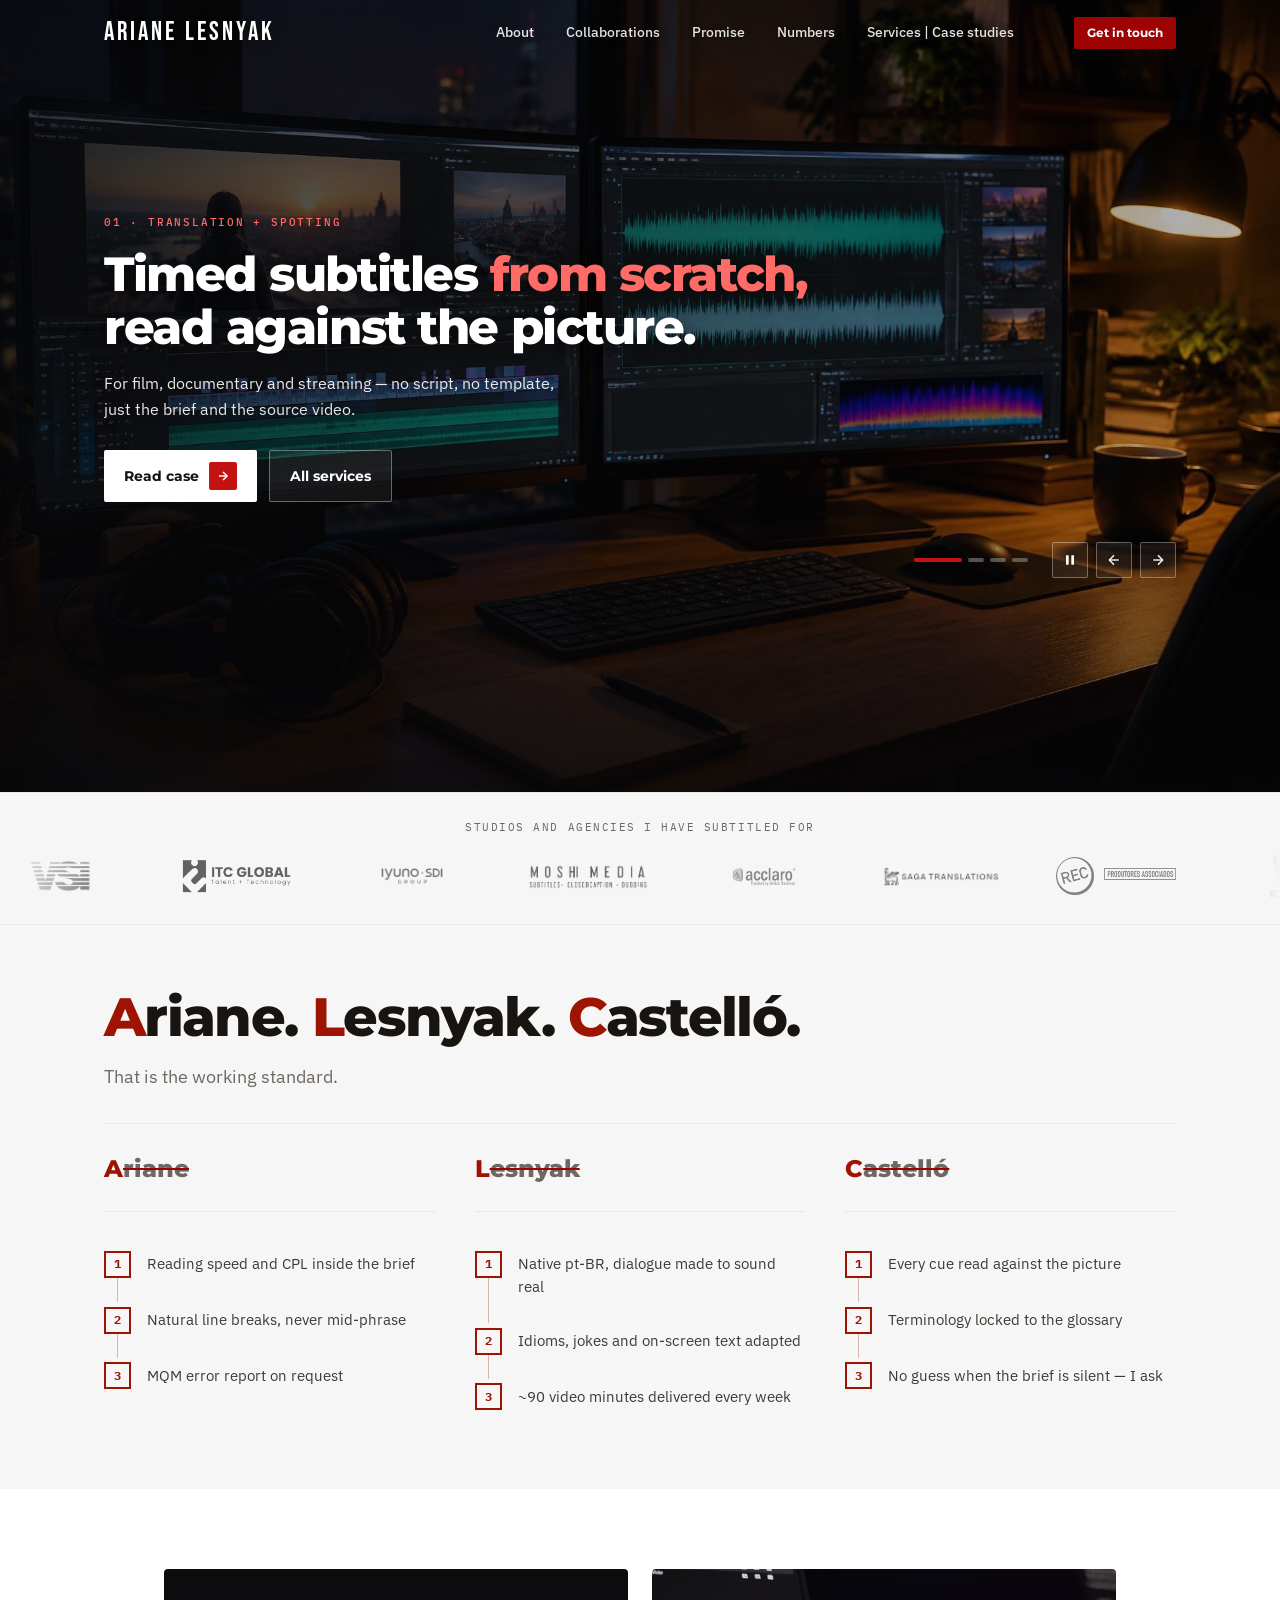
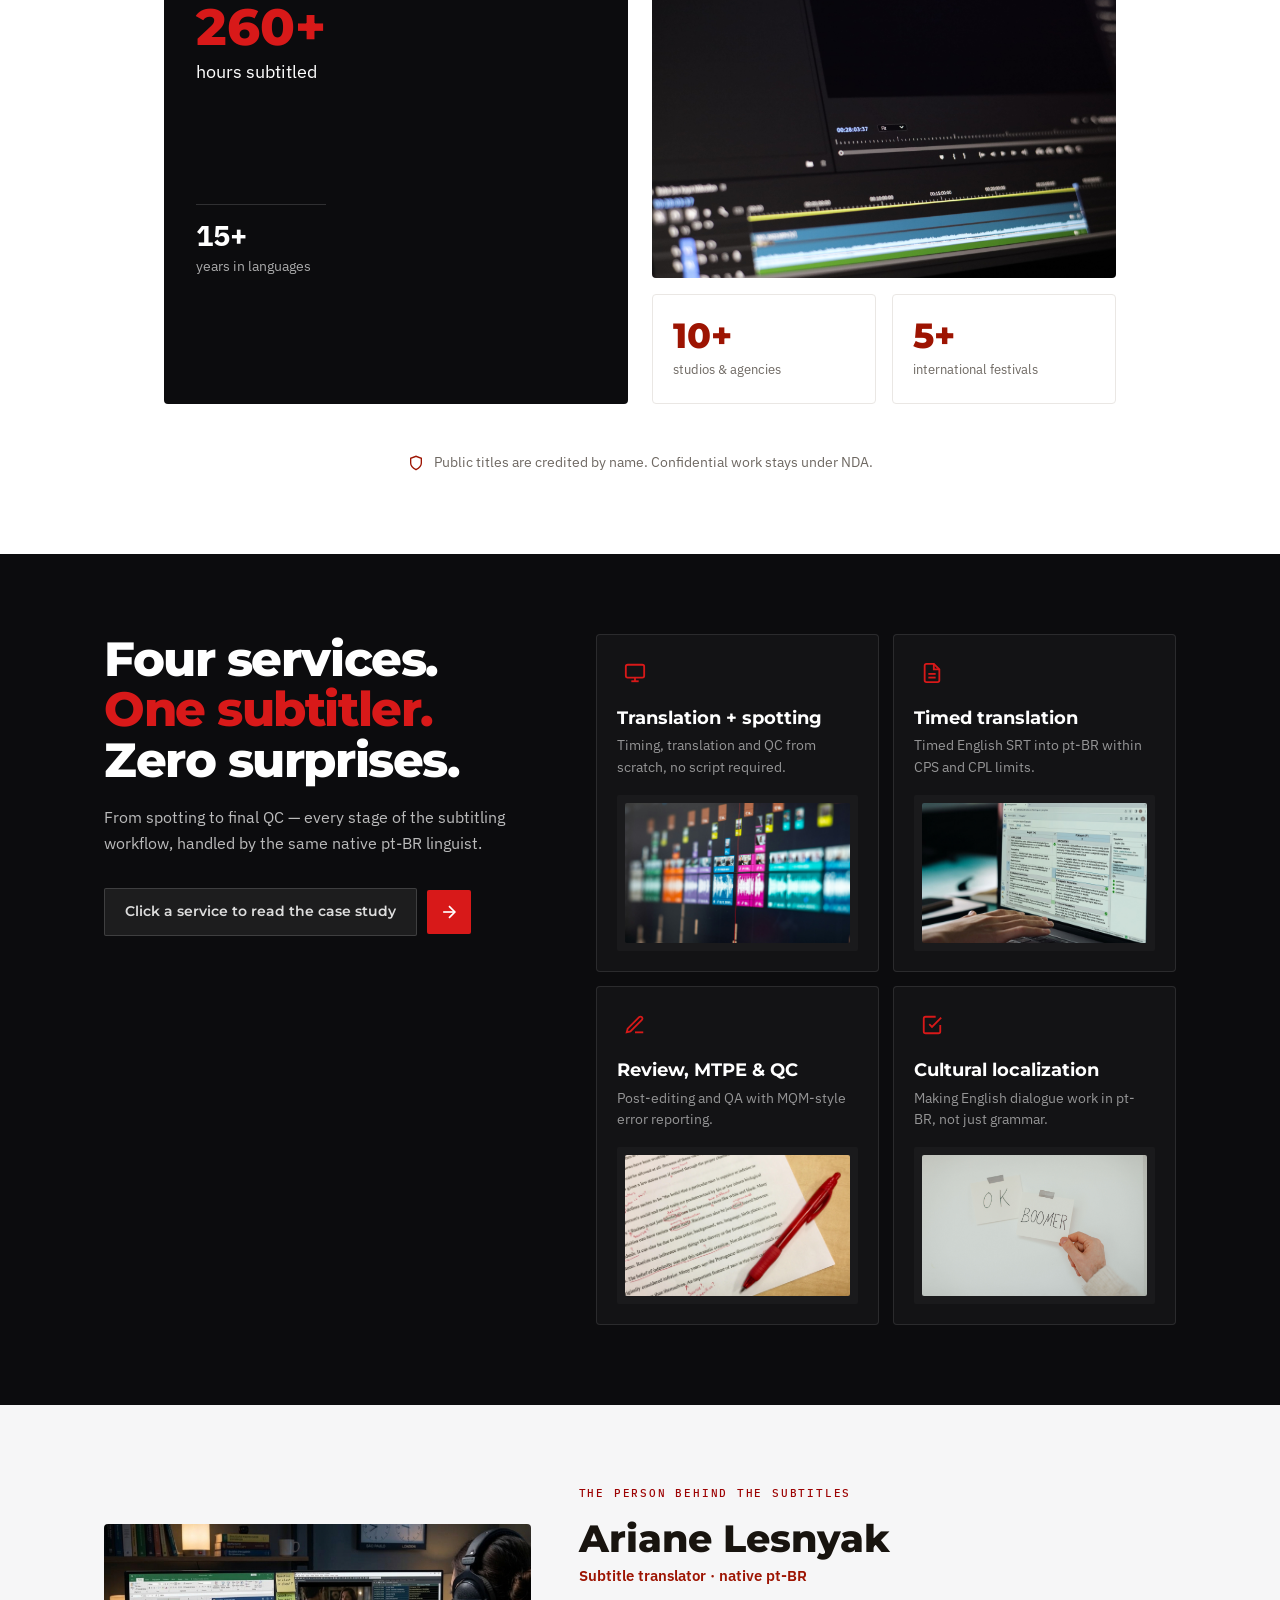
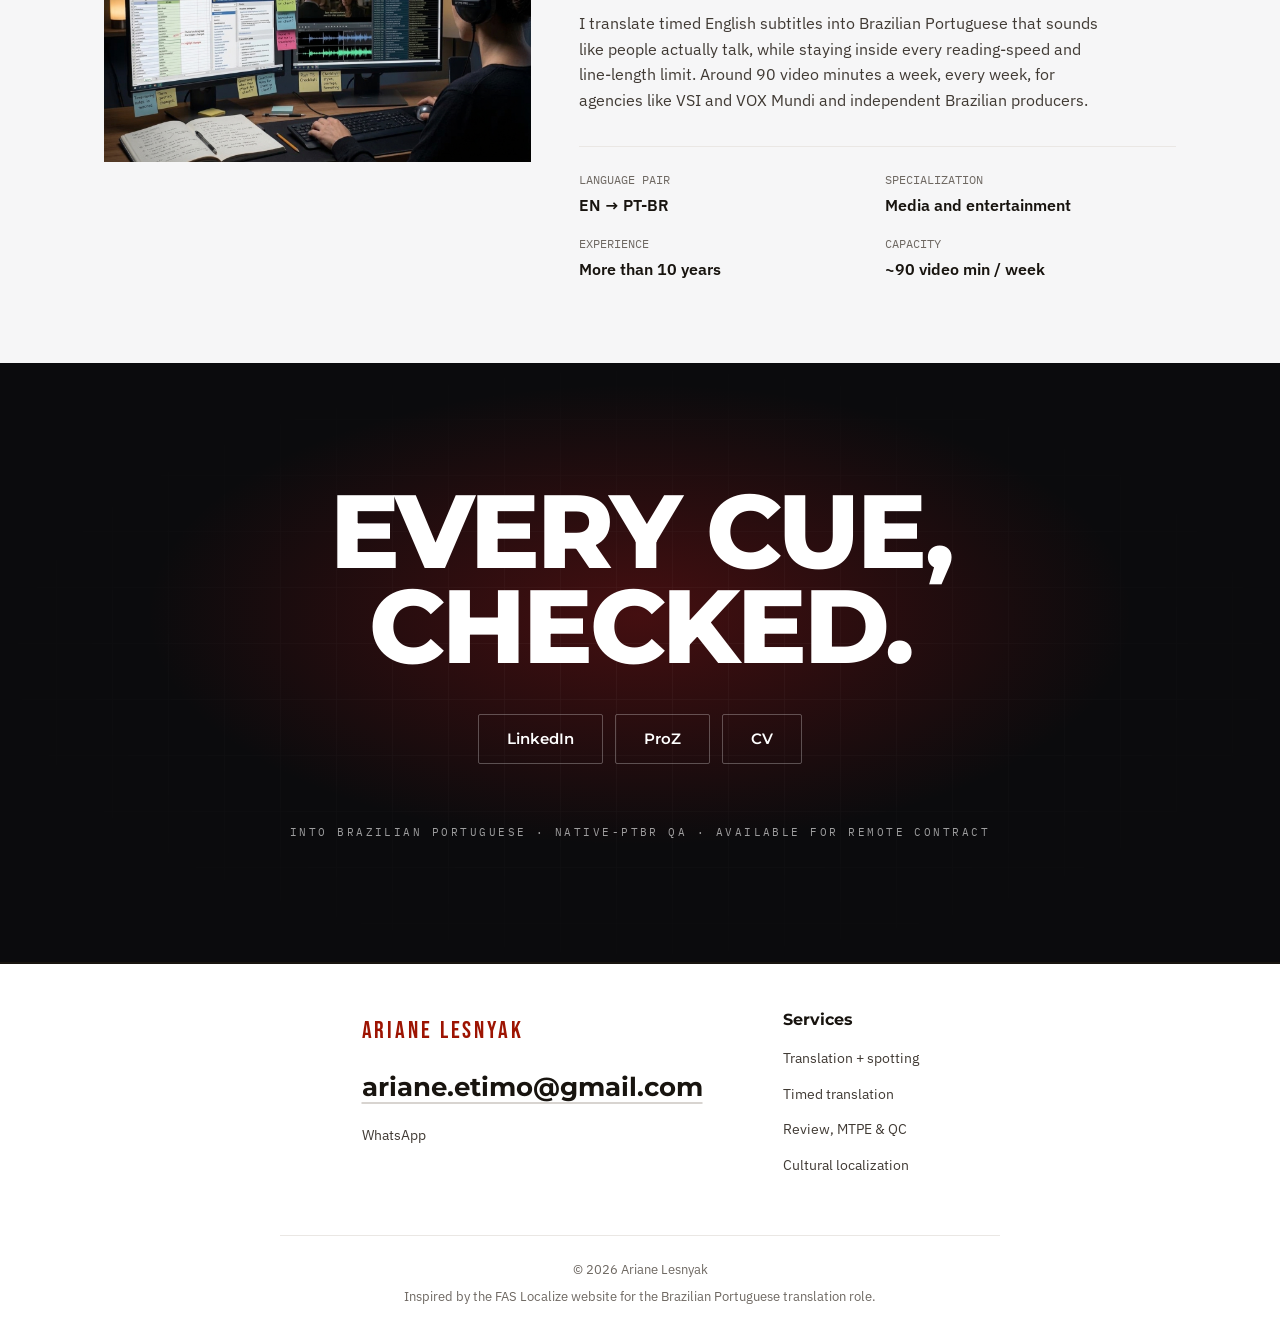
<file: index.html>
<!doctype html>
<html lang="en">
<head>
  <meta charset="utf-8">
  <meta name="viewport" content="width=device-width, initial-scale=1">
  <meta name="description" content="Brazilian Portuguese subtitles, spotting, timed translation, review & MTPE, and QC. EN → PT-BR for film and documentary.">
  <title>Ariane Lesnyak · EN → PT-BR Subtitler & QC</title>

  <link rel="preconnect" href="https://fonts.googleapis.com">
  <link rel="preconnect" href="https://fonts.gstatic.com" crossorigin>
  <link href="https://fonts.googleapis.com/css2?family=Bebas+Neue&family=IBM+Plex+Mono:wght@400;500&family=IBM+Plex+Sans:wght@400;500;600&family=Montserrat:wght@600;700;800&display=swap" rel="stylesheet">

<style>
/* ============================================================
   TOKENS
   ============================================================ */
:root {
  --red-500: #C21212;
  --red-600: #9D0303;
  --red-700: #7A0202;
  --n-100: #F1EDEB;
  --n-200: #E4DEDB;
  --n-300: #CCC4C0;
  --n-400: #A69C97;
  --n-500: #7B716C;
  --bg: #FFFFFF;
  --surface-2: #F6F6F7;
  --ink: #18140F;
  --ink-soft: #403A34;
  --muted: #6E6862;
  --line: #EAE7E4;
  --line-strong: #D8D4D0;
  --brand: #9D0303;
  --brand-ink: #7A0202;
  --signal: #C21212;
  --on-dark: #D81919;
  --dark: #0c0c0e;
  --dark-2: #0b0b0d;
  --on-dark-text: #FF6B66;

  --display: "Montserrat", "Segoe UI", system-ui, sans-serif;
  --body: "IBM Plex Sans", "Segoe UI", system-ui, sans-serif;
  --mono: "IBM Plex Mono", ui-monospace, Menlo, monospace;
  --logo: "Bebas Neue", "Montserrat", sans-serif;

  --maxw: 1120px;
  --ease: cubic-bezier(.4,0,.2,1);
  --ease-out: cubic-bezier(.16,1,.3,1);
  --shadow-md: 0 6px 18px rgba(61,0,0,.08);
  --shadow-lg: 0 18px 44px rgba(61,0,0,.13);
}

* { box-sizing: border-box; margin: 0; padding: 0; }
html { scroll-behavior: smooth; scroll-padding-top: 84px; }
body {
  background: var(--bg);
  color: var(--ink-soft);
  font-family: var(--body);
  font-size: 16px;
  line-height: 1.6;
  -webkit-font-smoothing: antialiased;
  overflow-x: hidden;
}
h1, h2, h3, h4 { font-family: var(--display); color: var(--ink); margin: 0; line-height: 1.05; }
a { color: inherit; text-decoration: none; }
img { display: block; max-width: 100%; }
button { font: inherit; cursor: pointer; background: none; border: none; }
ul, ol { list-style: none; }
:focus-visible { outline: 2px solid var(--brand); outline-offset: 3px; }

.wrap { max-width: var(--maxw); margin-inline: auto; padding-inline: 24px; }

/* ============================================================
   HEADER
   ============================================================ */
.site-header {
  position: fixed;
  top: 0; left: 0; right: 0;
  z-index: 100;
  background: transparent;
  border-bottom: 1px solid transparent;
  transition: background .25s ease, border-color .25s ease, box-shadow .25s ease;
}
.site-header.scrolled {
  background: rgba(255,255,255,0.92);
  border-bottom-color: var(--line);
  box-shadow: 0 2px 10px rgba(0,0,0,.06);
}
@supports (backdrop-filter: blur(1px)) or (-webkit-backdrop-filter: blur(1px)) {
  .site-header.scrolled {
    background: rgba(255,255,255,0.82);
    -webkit-backdrop-filter: blur(12px);
    backdrop-filter: blur(12px);
  }
}
.site-header .nav-row {
  display: flex; align-items: center; justify-content: space-between;
  height: 66px; gap: 24px;
  max-width: var(--maxw); margin-inline: auto; padding-inline: 24px;
}
.brand {
  font-family: var(--logo);
  font-size: 1.6rem;
  letter-spacing: 0.12em;
  text-transform: uppercase;
  color: #fff;
  text-shadow: 0 1px 12px rgba(0,0,0,0.45);
  transition: color .25s ease, text-shadow .25s ease;
  white-space: nowrap;
}
.site-header.scrolled .brand {
  color: #9d1402;
  text-shadow: none;
}
.nav-links {
  display: flex; align-items: center; gap: 24px;
  font-size: 0.85rem; font-weight: 500;
  margin-left: auto; margin-right: 32px;
}
.nav-links a {
  color: rgba(255,255,255,0.88);
  text-shadow: 0 1px 8px rgba(0,0,0,0.4);
  padding: 6px 4px; position: relative;
  transition: color .15s ease;
}
.nav-links a::after {
  content: ''; position: absolute; left: 4px; right: 4px; bottom: 0;
  height: 1.5px; background: currentColor;
  transform: scaleX(0); transform-origin: left;
  transition: transform .25s ease;
}
.nav-links a:hover::after { transform: scaleX(1); }
.site-header.scrolled .nav-links a { color: var(--muted); text-shadow: none; }
.site-header.scrolled .nav-links a:hover { color: var(--ink); }

.nav-actions { display: flex; align-items: center; gap: 12px; }
.btn-nav {
  display: inline-flex; align-items: center;
  padding: 6px 13px;
  border-radius: 2px;
  background: var(--brand); color: #fff;
  font-family: var(--display); font-weight: 700; font-size: 0.78rem;
  transition: background .15s ease;
  white-space: nowrap;
}
.btn-nav:hover { background: var(--signal); }

/* ============================================================
   HERO
   ============================================================ */
.hero {
  position: relative;
  overflow: hidden;
  background: var(--dark-2);
  color: #fff;
  height: 88vh;
  min-height: 600px;
  max-height: 900px;
  display: flex;
  align-items: center;
}
.hero-bg {
  position: absolute; inset: 0;
  z-index: 0;
}
.hero-bg img {
  position: absolute; inset: 0;
  width: 100%; height: 100%;
  object-fit: cover;
  opacity: 0;
  transition: opacity 1.2s ease;
  z-index: 0;
}
.hero-bg img.active { opacity: 0.85; z-index: 1; }
.hero-scrim {
  position: absolute; inset: 0;
  z-index: 2;
  background:
    linear-gradient(90deg, rgba(7,7,9,0.78) 0%, rgba(7,7,9,0.45) 50%, rgba(7,7,9,0.15) 100%),
    linear-gradient(0deg, rgba(7,7,9,0.55) 0%, transparent 40%);
  pointer-events: none;
}
.hero-inner {
  position: relative;
  z-index: 3;
  width: 100%;
  max-width: var(--maxw);
  margin-inline: auto;
  padding: 3rem 24px;
  display: flex;
  flex-direction: column;
  justify-content: center;
  min-height: 100%;
}
.hero-slide { display: none; }
.hero-slide.active { display: block; animation: heroRise .5s ease both; }
@keyframes heroRise {
  from { opacity: 0; transform: translateY(12px); }
  to { opacity: 1; transform: none; }
}
.hero-eyebrow {
  font-family: var(--mono); font-size: 0.7rem; letter-spacing: 0.16em;
  text-transform: uppercase; color: var(--on-dark-text);
  margin-bottom: 1rem;
  font-weight: 500;
}
.hero-slide h1 {
  font-weight: 800; color: #fff;
  font-size: clamp(2rem, 4.2vw, 3rem);
  letter-spacing: -0.03em; line-height: 1.1;
  max-width: 22ch;
  text-shadow: 0 2px 20px rgba(0,0,0,0.5);
}
.hero-slide h1 .accent { color: var(--on-dark-text); }
.hero-slide p {
  margin-top: 1.1rem;
  max-width: 46ch;
  font-size: 1rem;
  color: rgba(255,255,255,0.9);
  text-shadow: 0 1px 10px rgba(0,0,0,0.55);
}
.hero-cta { display: flex; flex-wrap: wrap; gap: 12px; margin-top: 1.75rem; }

.btn-hero-primary {
  display: inline-flex; align-items: center; gap: 10px;
  padding: 12px 20px; border-radius: 2px;
  background: #fff; color: #171312;
  font-family: var(--display); font-weight: 700; font-size: 0.9rem;
  transition: transform .15s ease;
}
.btn-hero-primary:hover { transform: translateY(-1px); }
.btn-hero-primary .sq {
  display: grid; place-items: center;
  width: 28px; height: 28px; border-radius: 2px;
  background: var(--signal); color: #fff;
}
.btn-hero-secondary {
  display: inline-flex; align-items: center;
  padding: 12px 20px; border-radius: 2px;
  border: 1px solid rgba(255,255,255,0.35);
  background: rgba(255,255,255,0.06);
  color: #fff;
  font-family: var(--display); font-weight: 700; font-size: 0.9rem;
  transition: background .15s ease;
}
.btn-hero-secondary:hover { background: rgba(255,255,255,0.15); }

.hero-controls {
  display: flex; align-items: center; justify-content: flex-end;
  gap: 24px; margin-top: 2.5rem;
}
.hero-dots { display: flex; gap: 6px; align-items: center; }
.hero-dots button {
  position: relative;
  height: 4px; width: 16px;
  border-radius: 2px;
  background: rgba(255,255,255,0.3);
  overflow: hidden;
  padding: 0;
  transition: width .25s ease, background .25s ease;
}
.hero-dots button.active { width: 48px; background: rgba(255,255,255,0.15); }
.hero-dots button .fill {
  position: absolute; inset: 0;
  width: 0;
  background: var(--signal);
}
.hero-dots button.active .fill { animation: dotFill 5.5s linear forwards; }
@keyframes dotFill { from { width: 0; } to { width: 100%; } }

.hero-btns { display: flex; gap: 8px; }
.hero-btn {
  display: grid; place-items: center;
  width: 36px; height: 36px;
  border-radius: 2px;
  border: 1px solid rgba(255,255,255,0.32);
  background: rgba(255,255,255,0.06);
  color: #fff;
  transition: background .15s ease;
}
.hero-btn:hover { background: rgba(255,255,255,0.18); border-color: rgba(255,255,255,0.6); }
.hero-btn svg { width: 16px; height: 16px; }

/* ============================================================
   COLLABORATIONS
   ============================================================ */
.collab-section {
  background: var(--surface-2);
  border-top: 1px solid var(--line);
  border-bottom: 1px solid var(--line);
  padding-block: 26px;
}
.collab-label {
  text-align: center;
  font-family: var(--mono); font-size: 0.68rem;
  letter-spacing: 0.14em; text-transform: uppercase;
  color: var(--muted); margin-bottom: 18px;
}
.collab-wrap {
  overflow: hidden;
  mask-image: linear-gradient(90deg, transparent, #000 8%, #000 92%, transparent);
  -webkit-mask-image: linear-gradient(90deg, transparent, #000 8%, #000 92%, transparent);
}
.collab-track {
  display: flex;
  gap: 3.5rem;
  width: max-content;
  align-items: center;
  animation: collabScroll 55s linear infinite;
}
.collab-track:hover { animation-play-state: paused; }
@keyframes collabScroll {
  from { transform: translateX(0); }
  to { transform: translateX(-50%); }
}
.collab-item {
  display: flex;
  align-items: center;
  justify-content: center;
  width: 120px;
  height: 44px;
  flex-shrink: 0;
}
.collab-item img {
  max-width: 100%;
  max-height: 100%;
  width: auto;
  height: auto;
  object-fit: contain;
  filter: grayscale(1) brightness(0.7);
  opacity: 0.6;
  transition: filter .25s ease, opacity .25s ease;
}
.collab-item:hover img {
  filter: none;
  opacity: 1;
}

/* ============================================================
   PROMISE
   ============================================================ */
.promise-section { background: var(--surface-2); padding-block: 4rem; }
.promise-head { max-width: 60rem; }
.promise-title {
  font-family: var(--display); font-weight: 800;
  font-size: clamp(2.2rem, 5vw, 3.4rem);
  letter-spacing: -0.03em; line-height: 1.04;
}
.promise-title .first { color: #9d1402; }
.promise-sub { margin-top: 1rem; font-size: 1.15rem; color: var(--muted); }
.promise-divider { border: 0; border-top: 1px solid var(--line); margin: 2rem 0; }
.promise-grid { display: grid; grid-template-columns: repeat(3, 1fr); gap: 2.5rem; }
.promise-card h3 {
  font-family: var(--display); font-weight: 800; font-size: 1.5rem;
  color: var(--ink);
  padding-bottom: 1rem;
  border-bottom: 1px solid var(--line);
  position: relative;
  min-height: 3.5rem;
}
.promise-card h3 .first { color: #9d1402; }
.promise-card h3 .rest {
  display: inline-block;
  transition: opacity .3s ease, color .3s ease;
}
.promise-card h3 .rest.strike {
  text-decoration: line-through;
  text-decoration-color: var(--brand);
  text-decoration-thickness: 2px;
  color: var(--muted);
}
.promise-card h3 .rest.hide { opacity: 0; }

.promise-list { position: relative; margin-top: 1.5rem; padding-left: 0; }
.promise-item {
  position: relative;
  display: flex;
  gap: 1rem;
  align-items: flex-start;
  padding-block: 0.9rem;
}
.promise-item:not(:last-child)::after {
  content: '';
  position: absolute;
  left: 13px;
  top: 34px;
  bottom: -10px;
  width: 1px;
  background: rgba(157, 20, 2, 0.3);
}
.promise-square {
  position: relative;
  z-index: 1;
  flex-shrink: 0;
  display: grid;
  place-items: center;
  width: 27px;
  height: 27px;
  border: 2px solid #9d1402;
  background: var(--surface-2);
  font-family: var(--mono);
  font-size: 0.72rem;
  font-weight: 700;
  color: #9d1402;
}
.promise-text {
  font-size: 0.92rem;
  line-height: 1.55;
  color: var(--ink-soft);
  padding-top: 0.15rem;
}

/* ============================================================
   NUMBERS
   ============================================================ */
.numbers-section { background: #fff; padding-block: 80px; }
.numbers-wrap {
  max-width: 1000px;
  margin-inline: auto;
  padding-inline: 24px;
  display: grid;
  grid-template-columns: 1fr 1fr;
  gap: 24px;
  align-items: stretch;
}
.numbers-left {
  background: #0c0c0e;
  padding: 32px;
  border-radius: 4px;
  color: #fff;
  display: grid;
  flex-direction: column;
  justify-content: space-between;
  gap: 24px;
  min-height: 340px;
}
.metric-large { display: flex; flex-direction: column; }
.metric-large .metric-val {
  font-family: var(--display);
  font-size: 3.2rem;
  font-weight: 800;
  color: var(--on-dark);
  line-height: 1;
}
.metric-large .metric-name { font-size: 1.1rem; color: #fff; margin-top: 6px; }
.metric-small { border-top: 1px solid rgba(255,255,255,0.15); padding-top: 16px; }
.metric-small .metric-val { font-size: 1.8rem; font-weight: 700; color: #fff; line-height: 1; }
.metric-small .metric-name { font-size: 0.85rem; color: rgba(255,255,255,0.65); margin-top: 4px; }

.numbers-right {
  display: flex;
  flex-direction: column;
  gap: 16px;
  min-height: 340px;
}
.numbers-img {
  width: 100%;
  flex: 1;
  min-height: 0;
  object-fit: cover;
  border-radius: 4px;
}
.numbers-boxes {
  display: grid;
  grid-template-columns: 1fr 1fr;
  gap: 16px;
}
.num-box {
  border: 1px solid var(--line);
  padding: 20px;
  border-radius: 4px;
  display: flex;
  flex-direction: column;
  justify-content: center;
  background: #fff;
  min-height: 110px;
}
.num-box .metric-val {
  font-family: var(--display);
  font-size: 2.2rem;
  font-weight: 800;
  color: #9d1402;
  line-height: 1;
}
.num-box .metric-name { font-size: 0.82rem; color: var(--muted); margin-top: 6px; }

.nda-note {
  grid-column: 1 / -1;
  display: flex;
  align-items: center;
  justify-content: center;
  gap: 10px;
  font-size: 0.85rem;
  color: var(--muted);
  text-align: center;
  padding-top: 16px;
  margin-top: 8px;
}
.nda-note svg {
  width: 16px; height: 16px;
  color: #9d1402;
  flex-shrink: 0;
}

/* ============================================================
   SERVICES
   ============================================================ */
.services-section {
  background: var(--dark);
  color: #fff;
  padding-block: 5rem;
}
.services-grid-outer {
  display: grid;
  grid-template-columns: 0.85fr 1.15fr;
  gap: 4rem;
  align-items: start;
}
.services-copy h2 {
  color: #fff;
  font-family: var(--display);
  font-weight: 800;
  font-size: clamp(2rem, 4vw, 3rem);
  letter-spacing: -0.03em;
  line-height: 1.05;
}
.services-copy h2 .red { color: var(--on-dark); }
.services-copy p {
  margin-top: 1.25rem;
  max-width: 42ch;
  font-size: 1rem;
  color: rgba(255,255,255,0.72);
}
.services-actions {
  display: flex;
  align-items: center;
  gap: 10px;
  margin-top: 2rem;
}
.services-info {
  display: inline-flex;
  align-items: center;
  padding: 12px 20px;
  border: 1px solid rgba(255,255,255,0.15);
  border-radius: 2px;
  background: #1d1d1e;
  font-family: var(--display);
  font-weight: 600;
  font-size: 0.85rem;
  color: rgba(255,255,255,0.85);
}
.services-arrow {
  display: grid;
  place-items: center;
  width: 44px;
  height: 44px;
  border-radius: 2px;
  background: var(--on-dark);
  color: #fff;
  transition: transform .15s ease;
}
.services-arrow:hover { transform: translateX(2px); }
.services-arrow svg { width: 20px; height: 20px; }

.services-grid {
  display: grid;
  grid-template-columns: 1fr 1fr;
  gap: 14px;
}
.service-card {
  display: flex;
  flex-direction: column;
  padding: 1.25rem;
  border: 1px solid rgba(255,255,255,0.1);
  border-radius: 4px;
  background: rgba(255,255,255,0.03);
  transition: border-color .25s ease, background .25s ease;
}
.service-card:hover {
  border-color: rgba(216,25,25,0.55);
  background: rgba(255,255,255,0.05);
}
.service-icon {
  display: grid;
  place-items: center;
  width: 36px;
  height: 36px;
  color: var(--on-dark);
}
.service-icon svg { width: 22px; height: 22px; }
.service-card h3 {
  margin-top: 1rem;
  font-family: var(--display);
  font-weight: 700;
  font-size: 1.1rem;
  color: #fff;
  line-height: 1.25;
}
.service-card p {
  margin-top: 0.4rem;
  font-size: 0.85rem;
  color: rgba(255,255,255,0.55);
}
.service-img {
  margin-top: 1rem;
  padding: 0.5rem;
  border-radius: 2px;
  background: #1a1a1c;
}
.service-img img {
  width: 100%;
  aspect-ratio: 16 / 10;
  object-fit: cover;
  border-radius: 2px;
  transition: transform .4s ease;
}
.service-card:hover .service-img img { transform: scale(1.05); }

/* ============================================================
   ABOUT
   ============================================================ */
.person-section {
  background: var(--surface-2);
  padding-block: 5rem;
}
.person-grid {
  display: grid;
  grid-template-columns: 1fr 1.4fr;
  gap: 3rem;
  align-items: center;
}
.person-img {
  aspect-ratio: 4 / 3;
  border-radius: 4px;
  overflow: hidden;
}
.person-placeholder {
  width: 100%;
  height: 100%;
  background: #e8e3df;
  display: flex;
  flex-direction: column;
  align-items: center;
  justify-content: center;
  gap: 4px;
  color: var(--muted);
  font-family: var(--mono);
  border: 1px dashed var(--line-strong);
  border-radius: 4px;
}
.person-placeholder span {
  font-size: 0.8rem;
  letter-spacing: 0.1em;
  text-transform: uppercase;
}
.person-placeholder small { font-size: 0.7rem; opacity: 0.7; }
.person-role {
  margin-top: 0.25rem;
  color: #9d1402;
  font-weight: 600;
  font-size: 0.95rem;
}
.person-bio {
  margin-top: 1.5rem;
  color: var(--ink-soft);
  max-width: 52ch;
}
.person-info dl {
  display: grid;
  grid-template-columns: 1fr 1fr;
  gap: 1rem;
  margin-top: 2rem;
  padding-top: 1.5rem;
  border-top: 1px solid var(--line);
}
.person-info dt {
  font-family: var(--mono);
  font-size: 0.72rem;
  text-transform: uppercase;
  color: var(--muted);
}
.person-info dd { margin-top: 0.25rem; font-weight: 600; color: var(--ink); }

/* ============================================================
   CTA FINAL
   ============================================================ */
.cta-section {
  position: relative;
  background: #0b0b0d;
  padding-block: 120px;
  text-align: center;
  overflow: hidden;
  color: #fff;
}
.cta-bg {
  position: absolute;
  inset: 0;
  background: radial-gradient(55% 55% at 50% 42%, rgba(216,25,25,0.28), transparent 70%);
  pointer-events: none;
}
.cta-grid-bg {
  position: absolute;
  inset: 0;
  opacity: 0.05;
  background-image:
    linear-gradient(rgba(255,255,255,.7) 1px, transparent 1px),
    linear-gradient(90deg, rgba(255,255,255,.7) 1px, transparent 1px);
  background-size: 56px 56px;
  mask-image: radial-gradient(70% 70% at 50% 50%, #000, transparent 78%);
  -webkit-mask-image: radial-gradient(70% 70% at 50% 50%, #000, transparent 78%);
  pointer-events: none;
}
.cta-content { position: relative; z-index: 2; }
.cta-title {
  font-family: var(--display);
  font-size: clamp(3.5rem, 9vw, 6.5rem);
  font-weight: 800;
  text-transform: uppercase;
  line-height: 0.92;
  letter-spacing: -0.03em;
  color: #fff;
}
.cta-links {
  display: flex;
  justify-content: center;
  gap: 12px;
  margin-top: 40px;
  flex-wrap: wrap;
}
.btn-cta-outline {
  display: inline-flex;
  padding: 12px 28px;
  border: 1px solid rgba(255,255,255,0.28);
  border-radius: 2px;
  font-family: var(--display);
  font-weight: 600;
  font-size: 0.95rem;
  transition: border-color .2s ease, background .2s ease;
}
.btn-cta-outline:hover {
  border-color: rgba(255,255,255,0.6);
  background: rgba(255,255,255,0.06);
}
.cta-footer {
  margin-top: 60px;
  font-family: var(--mono);
  font-size: 0.7rem;
  letter-spacing: 0.22em;
  text-transform: uppercase;
  color: rgba(255,255,255,0.6);
}

/* ============================================================
   FOOTER
   ============================================================ */
.site-footer {
  border-top: 2px solid var(--ink);
  background: #fff;
  padding-block: 48px 24px;
}
.footer-inner {
  display: flex;
  justify-content: center;
  align-items: flex-start;
  gap: 80px;
  max-width: 720px;
  margin-inline: auto;
  padding-inline: 24px;
}
.footer-logo {
  font-family: var(--logo);
  font-size: 1.5rem;
  letter-spacing: 0.12em;
  color: #9d1402;
}
.footer-email {
  display: block;
  margin-top: 16px;
  font-family: var(--display);
  font-size: clamp(1.2rem, 3vw, 1.6rem);
  font-weight: 700;
  color: var(--ink);
  text-decoration: underline;
  text-underline-offset: 6px;
  text-decoration-color: var(--line-strong);
}
.footer-links {
  margin-top: 16px;
  font-size: 0.9rem;
  color: var(--ink-soft);
}
.footer-nav-col h4 {
  font-family: var(--display);
  font-weight: 700;
  font-size: 1rem;
  margin-bottom: 16px;
}
.footer-nav-col ul li { margin-bottom: 10px; }
.footer-nav-col ul li a {
  font-size: 0.9rem;
  color: var(--ink-soft);
  transition: color .2s ease;
}
.footer-nav-col ul li a:hover { color: var(--brand); }
.footer-bottom {
  display: flex;
  flex-direction: column;
  align-items: center;
  gap: 6px;
  border-top: 1px solid var(--line);
  margin: 48px auto 0;
  padding-top: 24px;
  padding-inline: 24px;
  font-size: 0.8rem;
  color: var(--muted);
  text-align: center;
  max-width: 720px;
}

/* ============================================================
   RESPONSIVE
   ============================================================ */
@media (max-width: 1024px) {
  .services-grid-outer { grid-template-columns: 1fr; }
  .person-grid { grid-template-columns: 1fr; }
  .numbers-wrap { gap: 20px; }
  .footer-inner { gap: 48px; }
}
@media (max-width: 900px) {
  .nav-links { display: none; }
  .brand { font-size: 1.3rem; }
  .promise-grid { grid-template-columns: 1fr; }
  .services-grid { grid-template-columns: 1fr; }
  .numbers-wrap { grid-template-columns: 1fr; }
  .numbers-left { min-height: auto; }
  .numbers-right { min-height: auto; }
  .numbers-img { min-height: 200px; }
  .collab-track { gap: 2rem; animation-duration: 40s; }
  .footer-inner { flex-direction: column; align-items: center; text-align: center; gap: 32px; }
}
@media (max-width: 640px) {
  .hero-slide h1 { font-size: 1.8rem; }
  .hero-controls { flex-direction: column; align-items: flex-start; gap: 16px; }
  .numbers-wrap { padding-inline: 16px; }
  .num-box { padding: 16px; min-height: 90px; }
  .num-box .metric-val { font-size: 1.8rem; }
  .footer-bottom { font-size: 0.75rem; }
}

@media (prefers-reduced-motion: reduce) {
  *, *::before, *::after {
    animation-duration: 0.01ms !important;
    animation-iteration-count: 1 !important;
    transition-duration: 0.01ms !important;
  }
  html { scroll-behavior: auto; }
  .collab-track { animation: none; }
  .hero-dots button.active .fill { animation: none; width: 100%; }
}
</style>
</head>
<body>

<header class="site-header">
  <div class="nav-row">
    <a href="#" class="brand">ARIANE LESNYAK</a>
    <nav class="nav-links" aria-label="Main">
      <a href="#about">About</a>
      <a href="#collaborations">Collaborations</a>
      <a href="#promise">Promise</a>
      <a href="#numbers">Numbers</a>
      <a href="#services">Services | Case studies</a>      
    </nav>
    <div class="nav-actions">
      <a href="mailto:ariane.etimo@gmail.com" class="btn-nav">Get in touch</a>
    </div>
  </div>
</header>

<main>
  <!-- HERO -->
  <section class="hero" id="top">
    <div class="hero-bg" aria-hidden="true">
      <img src="img/hero-editing.jpg" alt="" class="active" onerror="this.style.display='none'">
      <img src="hero-02-timed.jpg" alt="" onerror="this.style.display='none'">
      <img src="hero-03-review.jpg" alt="" onerror="this.style.display='none'">
      <img src="hero-04-qc.jpg" alt="" onerror="this.style.display='none'">
    </div>
    <div class="hero-scrim" aria-hidden="true"></div>
    <div class="hero-inner">
      <div class="hero-slide active" data-slide="0">
        <div class="hero-eyebrow">01 · Translation + spotting</div>
        <h1>Timed subtitles <span class="accent">from scratch,</span> read against the picture.</h1>
        <p>For film, documentary and streaming — no script, no template, just the brief and the source video.</p>
        <div class="hero-cta">
          <a href="service-template.html" class="btn-hero-primary">Read case <span class="sq"><svg width="14" height="14" viewBox="0 0 24 24" fill="none" stroke="currentColor" stroke-width="2.5"><path d="M5 12h14"/><path d="m12 5 7 7-7 7"/></svg></span></a>
          <a href="#services" class="btn-hero-secondary">All services</a>
        </div>
      </div>
      <div class="hero-slide" data-slide="1">
        <div class="hero-eyebrow">02 · Timed translation</div>
        <h1>Timed English SRT <span class="accent">into pt-BR,</span> inside every CPS and CPL.</h1>
        <p>The source already has timing. The work is translating each cue into Brazilian Portuguese that reads naturally on screen.</p>
        <div class="hero-cta">
          <a href="service-translation.html" class="btn-hero-primary">Read case <span class="sq"><svg width="14" height="14" viewBox="0 0 24 24" fill="none" stroke="currentColor" stroke-width="2.5"><path d="M5 12h14"/><path d="m12 5 7 7-7 7"/></svg></span></a>
          <a href="#services" class="btn-hero-secondary">All services</a>
        </div>
      </div>
      <div class="hero-slide" data-slide="2">
        <div class="hero-eyebrow">03 · Review, MTPE &amp; QC</div>
        <h1>Post-editing <span class="accent">and QA</span> with MQM-style error reporting.</h1>
        <p>For AI-generated subtitles and legacy files that need a second, native pass.</p>
        <div class="hero-cta">
          <a href="service-review-mtpe.html" class="btn-hero-primary">Read case <span class="sq"><svg width="14" height="14" viewBox="0 0 24 24" fill="none" stroke="currentColor" stroke-width="2.5"><path d="M5 12h14"/><path d="m12 5 7 7-7 7"/></svg></span></a>
          <a href="#services" class="btn-hero-secondary">All services</a>
        </div>
      </div>
      <div class="hero-slide" data-slide="3">
        <div class="hero-eyebrow">04 · Cultural localization</div>
        <h1>Beyond <span class="accent">literal</span> translation, when words need to <span class="accent">land</span>.</h1>
        <p>Maintaining character voice, humor, slangs, and narrative intent.</p>
        <div class="hero-cta">
          <a href="dialogue-cultural-localization.html" class="btn-hero-primary">Read case <span class="sq"><svg width="14" height="14" viewBox="0 0 24 24" fill="none" stroke="currentColor" stroke-width="2.5"><path d="M5 12h14"/><path d="m12 5 7 7-7 7"/></svg></span></a>
          <a href="#services" class="btn-hero-secondary">All services</a>
        </div>
      </div>
      <div class="hero-controls">
        <div class="hero-dots" role="tablist" aria-label="Hero slides">
          <button class="active" aria-label="Slide 1" type="button"><span class="fill"></span></button>
          <button aria-label="Slide 2" type="button"><span class="fill"></span></button>
          <button aria-label="Slide 3" type="button"><span class="fill"></span></button>
          <button aria-label="Slide 4" type="button"><span class="fill"></span></button>
        </div>
        <div class="hero-btns">
          <button class="hero-btn" id="heroPlay" aria-label="Pause" type="button"><svg viewBox="0 0 24 24" fill="currentColor"><path d="M6 5h4v14H6zM14 5h4v14h-4z"/></svg></button>
          <button class="hero-btn" id="heroPrev" aria-label="Previous" type="button"><svg viewBox="0 0 24 24" fill="none" stroke="currentColor" stroke-width="2"><path d="m12 19-7-7 7-7"/><path d="M19 12H5"/></svg></button>
          <button class="hero-btn" id="heroNext" aria-label="Next" type="button"><svg viewBox="0 0 24 24" fill="none" stroke="currentColor" stroke-width="2"><path d="M5 12h14"/><path d="m12 5 7 7-7 7"/></svg></button>
        </div>
      </div>
    </div>
  </section>

  <!-- COLLABORATIONS -->
  <section class="collab-section" id="collaborations">
    <p class="collab-label">Studios and agencies I have subtitled for</p>
    <div class="collab-wrap">
      <div class="collab-track">
        <div class="collab-item"><img src="img/vsi-logo (1).png" alt="VSI" onerror="this.style.display='none'"></div>
        <div class="collab-item"><img src="img/itc-global-trans (1).png" alt="ITC Global" onerror="this.style.display='none'"></div>
        <div class="collab-item"><img src="img/Iyuno-SDI-Group-Logo (1).png" alt="Iyuno" onerror="this.style.display='none'"></div>
        <div class="collab-item"><img src="img/moshi-media-trans (1).png" alt="Moshi Media" onerror="this.style.display='none'"></div>
        <div class="collab-item"><img src="img/acclaro-logo.webp" alt="Acclaro" onerror="this.style.display='none'"></div>    
        <div class="collab-item"><img src="img/saga_logo (1).webp" alt="SAGA Translations" onerror="this.style.display='none'"></div>
        <div class="collab-item"><img src="img/logo-rec.png" alt="REC Produtores" onerror="this.style.display='none'"></div>
        <div class="collab-item"><img src="img/tabuleiro-filmes-logo (1).png" alt="Tabuleiro Filmes" onerror="this.style.display='none'"></div>
        <div class="collab-item"><img src="img/tropical-dystopia-logo-trans.png" alt="Tropical Dystopia" onerror="this.style.display='none'"></div>
        <div class="collab-item"><img src="img/tw-logo1 (1).png" alt="TeamWorker" onerror="this.style.display='none'"></div>
        <div class="collab-item"><img src="img/claro-logo-att (2).png" alt="Claro" onerror="this.style.display='none'"></div>
        <!-- Duplicados -->
        <div class="collab-item"><img src="img/vsi-logo (1).png" alt="VSI" onerror="this.style.display='none'"></div>
        <div class="collab-item"><img src="img/itc-global-trans (1).png" alt="ITC Global" onerror="this.style.display='none'"></div>
        <div class="collab-item"><img src="img/Iyuno-SDI-Group-Logo (1).png" alt="Iyuno" onerror="this.style.display='none'"></div>
        <div class="collab-item"><img src="img/moshi-media-trans (1).png" alt="Moshi Media" onerror="this.style.display='none'"></div>
        <div class="collab-item"><img src="img/acclaro-logo.webp" alt="Acclaro" onerror="this.style.display='none'"></div>    
        <div class="collab-item"><img src="img/saga_logo (1).webp" alt="SAGA Translations" onerror="this.style.display='none'"></div>
        <div class="collab-item"><img src="img/logo-rec.png" alt="REC Produtores" onerror="this.style.display='none'"></div>
        <div class="collab-item"><img src="img/tabuleiro-filmes-logo (1).png" alt="Tabuleiro Filmes" onerror="this.style.display='none'"></div>
        <div class="collab-item"><img src="img/tropical-dystopia-logo-trans.png" alt="Tropical Dystopia" onerror="this.style.display='none'"></div>
        <div class="collab-item"><img src="img/tw-logo1 (1).png" alt="TeamWorker" onerror="this.style.display='none'"></div>
        <div class="collab-item"><img src="img/claro-logo-att (2).png" alt="Claro" onerror="this.style.display='none'"></div>
      </div>
    </div>
  </section>

  <!-- PROMISE -->
  <section class="promise-section" id="promise">
    <div class="wrap">
      <div class="promise-head">
        <h2 class="promise-title">
          <span class="first">A</span>riane. <span class="first">L</span>esnyak. <span class="first">C</span>astelló.
        </h2>
        <p class="promise-sub">That is the working standard.</p>
      </div>
      <hr class="promise-divider">
      <div class="promise-grid">
        <div class="promise-card">
          <h3 data-word="Ariane"><span class="first">A</span><span class="rest">riane</span></h3>
          <ol class="promise-list">
            <li class="promise-item"><span class="promise-square">1</span><span class="promise-text">Reading speed and CPL inside the brief</span></li>
            <li class="promise-item"><span class="promise-square">2</span><span class="promise-text">Natural line breaks, never mid-phrase</span></li>
            <li class="promise-item"><span class="promise-square">3</span><span class="promise-text">MQM error report on request</span></li>
          </ol>
        </div>
        <div class="promise-card">
          <h3 data-word="Lesnyak"><span class="first">L</span><span class="rest">esnyak</span></h3>
          <ol class="promise-list">
            <li class="promise-item"><span class="promise-square">1</span><span class="promise-text">Native pt-BR, dialogue made to sound real</span></li>
            <li class="promise-item"><span class="promise-square">2</span><span class="promise-text">Idioms, jokes and on-screen text adapted</span></li>
            <li class="promise-item"><span class="promise-square">3</span><span class="promise-text">~90 video minutes delivered every week</span></li>
          </ol>
        </div>
        <div class="promise-card">
          <h3 data-word="Castelló"><span class="first">C</span><span class="rest">astelló</span></h3>
          <ol class="promise-list">
            <li class="promise-item"><span class="promise-square">1</span><span class="promise-text">Every cue read against the picture</span></li>
            <li class="promise-item"><span class="promise-square">2</span><span class="promise-text">Terminology locked to the glossary</span></li>
            <li class="promise-item"><span class="promise-square">3</span><span class="promise-text">No guess when the brief is silent — I ask</span></li>
          </ol>
        </div>
      </div>
    </div>
  </section>

  <!-- NUMBERS -->
  <section class="numbers-section" id="numbers">
    <div class="numbers-wrap">
      <div class="numbers-left">
        <div class="metric-large">
          <span class="metric-val">260+</span>
          <span class="metric-name">hours subtitled</span>
        </div>
        <div class="metric-small">
          <span class="metric-val">15+</span><br>
          <span class="metric-name">years in languages</span>
        </div>
      </div>
      <div class="numbers-right">
        <img src="hero-01-.jpg" alt="" class="numbers-img" onerror="this.style.display='none'">
        <div class="numbers-boxes">
          <div class="num-box">
            <span class="metric-val">10+</span>
            <span class="metric-name">studios &amp; agencies</span>
          </div>
          <div class="num-box">
            <span class="metric-val">5+</span>
            <span class="metric-name">international festivals</span>
          </div>
        </div>
      </div>
      <p class="nda-note">
        <svg width="16" height="16" viewBox="0 0 24 24" fill="none" stroke="currentColor" stroke-width="2"><path d="M12 22s8-4 8-10V5l-8-3-8 3v7c0 6 8 10 8 10z"/></svg>
        Public titles are credited by name. Confidential work stays under NDA.
      </p>
    </div>
  </section>

  <!-- SERVICES -->
  <section class="services-section" id="services">
    <div class="wrap services-grid-outer">
      <div class="services-copy">
        <h2>Four services. <span class="red">One subtitler.</span> Zero surprises.</h2>
        <p>From spotting to final QC — every stage of the subtitling workflow, handled by the same native pt-BR linguist.</p>
        <div class="services-actions">
          <span class="services-info">Click a service to read the case study</span>
          <a href="#cases" class="services-arrow" aria-label="Go to cases">
            <svg viewBox="0 0 24 24" fill="none" stroke="currentColor" stroke-width="2"><path d="M5 12h14"/><path d="m12 5 7 7-7 7"/></svg>
          </a>
        </div>
      </div>
      <div class="services-grid">
        <a href="service-template.html" class="service-card">
          <div class="service-icon"><svg viewBox="0 0 24 24" fill="none" stroke="currentColor" stroke-width="2"><rect x="2" y="3" width="20" height="14" rx="2"/><line x1="8" y1="21" x2="16" y2="21"/><line x1="12" y1="17" x2="12" y2="21"/></svg></div>
          <h3>Translation + spotting</h3>
          <p>Timing, translation and QC from scratch, no script required.</p>
          <div class="service-img"><img src="service-01-translation.jpg" alt="" onerror="this.style.display='none'"></div>
        </a>
        <a href="service-translation.html" class="service-card">
          <div class="service-icon"><svg viewBox="0 0 24 24" fill="none" stroke="currentColor" stroke-width="2"><path d="M14 2H6a2 2 0 0 0-2 2v16a2 2 0 0 0 2 2h12a2 2 0 0 0 2-2V8z"/><polyline points="14 2 14 8 20 8"/><line x1="8" y1="13" x2="16" y2="13"/><line x1="8" y1="17" x2="16" y2="17"/></svg></div>
          <h3>Timed translation</h3>
          <p>Timed English SRT into pt-BR within CPS and CPL limits.</p>
          <div class="service-img"><img src="service-02-template.jpg" alt="" onerror="this.style.display='none'"></div>
        </a>
        <a href="service-review-mtpe.html" class="service-card">
          <div class="service-icon"><svg viewBox="0 0 24 24" fill="none" stroke="currentColor" stroke-width="2"><path d="M12 20h9"/><path d="M16.5 3.5a2.121 2.121 0 1 1 3 3L7 19l-4 1 1-4z"/></svg></div>
          <h3>Review, MTPE &amp; QC</h3>
          <p>Post-editing and QA with MQM-style error reporting.</p>
          <div class="service-img"><img src="service-03-review.jpg" alt="" onerror="this.style.display='none'"></div>
        </a>
        <a href="dialogue-cultural-localization.html" class="service-card">
          <div class="service-icon"><svg viewBox="0 0 24 24" fill="none" stroke="currentColor" stroke-width="2"><path d="M9 11l3 3L22 4"/><path d="M21 12v7a2 2 0 0 1-2 2H5a2 2 0 0 1-2-2V5a2 2 0 0 1 2-2h11"/></svg></div>
          <h3>Cultural localization</h3>
          <p>Making English dialogue work in pt-BR, not just grammar.</p>
          <div class="service-img"><img src="service-04-qc.jpg" alt="" onerror="this.style.display='none'"></div>
        </a>
      </div>
    </div>
  </section>

  <!-- ABOUT -->
  <section class="person-section" id="about">
    <div class="wrap person-grid">
      <div class="person-img">
        <img src="about-fas.jpg"/>
      </div>
      <div class="person-info">
        <p class="hero-eyebrow" style="color: var(--brand);">The person behind the subtitles</p>
        <h2 style="font-family: var(--display); font-weight: 800; font-size: clamp(1.8rem, 3.5vw, 2.4rem); margin-top: .75rem;">Ariane Lesnyak</h2>
        <p class="person-role">Subtitle translator · native pt-BR</p>
        <p class="person-bio">I translate timed English subtitles into Brazilian Portuguese that sounds like people actually talk, while staying inside every reading-speed and line-length limit. Around 90 video minutes a week, every week, for agencies like VSI and VOX Mundi and independent Brazilian producers.</p>
        <dl>
          <div><dt>Language pair</dt><dd>EN → PT-BR</dd></div>
          <div><dt>Specialization</dt><dd>Media and entertainment</dd></div>
          <div><dt>Experience</dt><dd>More than 10 years</dd></div>
          <div><dt>Capacity</dt><dd>~90 video min / week</dd></div>
        </dl>
      </div>
    </div>
  </section>

  <!-- CTA FINAL -->
  <section class="cta-section">
    <div class="cta-bg" aria-hidden="true"></div>
    <div class="cta-grid-bg" aria-hidden="true"></div>
    <div class="wrap cta-content">
      <h2 class="cta-title">Every cue,<br>checked.</h2>
      <div class="cta-links">
        <a href="http://linkedin.com/in/arianelesnyak/" target="_blank" class="btn-cta-outline">LinkedIn</a>
        <a href="https://www.proz.com/profile/2872358" target="_blank" class="btn-cta-outline">ProZ</a>
        <a href="https://github.com/alc-etimo/faslocalization/blob/main/Ariane_Lesnyak_English_to_Brazilian_Portuguese_Subtitle_Translator_CV.pdf?raw=true" target="_blank" class="btn-cta-outline">CV</a>
      </div>
      <p class="cta-footer">Into Brazilian Portuguese · Native-PTBR QA · Available for remote contract</p>
    </div>
  </section>

  <!-- FOOTER -->
  <footer class="site-footer">
    <div class="footer-inner">
      <div class="footer-brand-col">
        <p class="footer-logo">ARIANE LESNYAK</p>
        <a href="mailto:ariane.etimo@gmail.com" class="footer-email">ariane.etimo@gmail.com</a>
        <p class="footer-links"><a href="https://wa.link/xst282">WhatsApp</a></p>
      </div>
      <div class="footer-nav-col">
        <h4>Services</h4>
        <ul>
          <li><a href="service-template.html">Translation + spotting</a></li>
          <li><a href="service-translation.html">Timed translation</a></li>
          <li><a href="service-review-mtpe.html">Review, MTPE &amp; QC</a></li>
          <li><a href="dialogue-cultural-localization.html">Cultural localization</a></li>
        </ul>
      </div>
    </div>
    <div class="footer-bottom">
      <p>© 2026 Ariane Lesnyak</p>
      <p>Inspired by the FAS Localize website for the Brazilian Portuguese translation role.</p>
    </div>
  </footer>
</main>

<script>
/* ============================================================
   HEADER SCROLL
   ============================================================ */
(function() {
  const header = document.querySelector('.site-header');
  if (!header) return;
  function onScroll() {
    if (window.scrollY > 24) header.classList.add('scrolled');
    else header.classList.remove('scrolled');
  }
  window.addEventListener('scroll', onScroll, { passive: true });
  onScroll();
})();

/* ============================================================
   HERO CAROUSEL
   ============================================================ */
(function() {
  const slides = document.querySelectorAll('.hero-slide');
  const imgs = document.querySelectorAll('.hero-bg img');
  const dots = document.querySelectorAll('.hero-dots button');
  const prevBtn = document.getElementById('heroPrev');
  const nextBtn = document.getElementById('heroNext');
  const playBtn = document.getElementById('heroPlay');
  if (!slides.length || !imgs.length) return;

  let current = 0;
  let timer = null;
  let paused = false;
  const DELAY = 5500;

  function render() {
    slides.forEach(function(s, i) { s.classList.toggle('active', i === current); });
    imgs.forEach(function(img, i) { img.classList.toggle('active', i === current); });
    dots.forEach(function(d, i) { d.classList.toggle('active', i === current); });
  }

  function restart() {
    if (timer) { clearInterval(timer); timer = null; }
    if (paused) return;

    dots.forEach(function(d) {
      const fill = d.querySelector('.fill');
      if (fill) {
        fill.style.animation = 'none';
        void fill.offsetWidth;
        fill.style.animation = '';
      }
    });

    timer = setInterval(function() {
      current = (current + 1) % slides.length;
      render();
      restart();
    }, DELAY);
  }

  function go(i) {
    current = (i + slides.length) % slides.length;
    render();
    restart();
  }

  if (prevBtn) prevBtn.addEventListener('click', function() { go(current - 1); });
  if (nextBtn) nextBtn.addEventListener('click', function() { go(current + 1); });
  if (playBtn) {
    playBtn.addEventListener('click', function() {
      paused = !paused;
      playBtn.innerHTML = paused
        ? '<svg viewBox="0 0 24 24" fill="currentColor"><path d="M8 5v14l11-7z"/></svg>'
        : '<svg viewBox="0 0 24 24" fill="currentColor"><path d="M6 5h4v14H6zM14 5h4v14h-4z"/></svg>';
      restart();
    });
  }
  dots.forEach(function(d, i) {
    d.addEventListener('click', function() { go(i); });
  });

  render();
  restart();
})();

/* ============================================================
   PROMISE — STRIKE & TYPE ANIMATION (LOOP INFINITO)
   ============================================================ */
(function() {
  const promiseCards = document.querySelectorAll('.promise-card h3');
  if (!promiseCards.length) return;

  const replacements = {
    'Ariane': 'uthentic',
    'Lesnyak': 'ocalized',
    'Castelló': 'ontent'
  };

  function runLoop(h3) {
    const originalWord = h3.dataset.word;
    if (!originalWord || !replacements[originalWord]) return;

    const firstSpan = h3.querySelector('.first');
    const restSpan = h3.querySelector('.rest');
    if (!firstSpan || !restSpan) return;

    const originalRest = originalWord.slice(1);
    const newRest = replacements[originalWord];

    function cycle() {
      // Reset
      restSpan.textContent = originalRest;
      restSpan.classList.remove('strike', 'hide');

      // Strike
      setTimeout(function() {
        restSpan.classList.add('strike');
      }, 500);

      // Hide
      setTimeout(function() {
        restSpan.classList.add('hide');
      }, 1400);

      // Typewriter
      setTimeout(function() {
        restSpan.classList.remove('strike', 'hide');
        restSpan.textContent = '';
        let i = 0;
        const typeInterval = setInterval(function() {
          if (i < newRest.length) {
            restSpan.textContent += newRest.charAt(i);
            i++;
          } else {
            clearInterval(typeInterval);
          }
        }, 90);
      }, 2000);

      // Restart cycle
      setTimeout(cycle, 5500);
    }

    cycle();
  }

  // Dispara ao entrar na tela, depois roda em loop
  if ('IntersectionObserver' in window) {
    const observer = new IntersectionObserver(function(entries, obs) {
      entries.forEach(function(entry) {
        if (!entry.isIntersecting) return;
        const h3 = entry.target;
        if (h3.dataset.started) return;
        h3.dataset.started = 'true';
        runLoop(h3);
        obs.unobserve(h3);
      });
    }, { threshold: 0.4 });

    promiseCards.forEach(function(card) { observer.observe(card); });
  } else {
    promiseCards.forEach(runLoop);
  }
})();
</script>
</body>
</html>
</file>
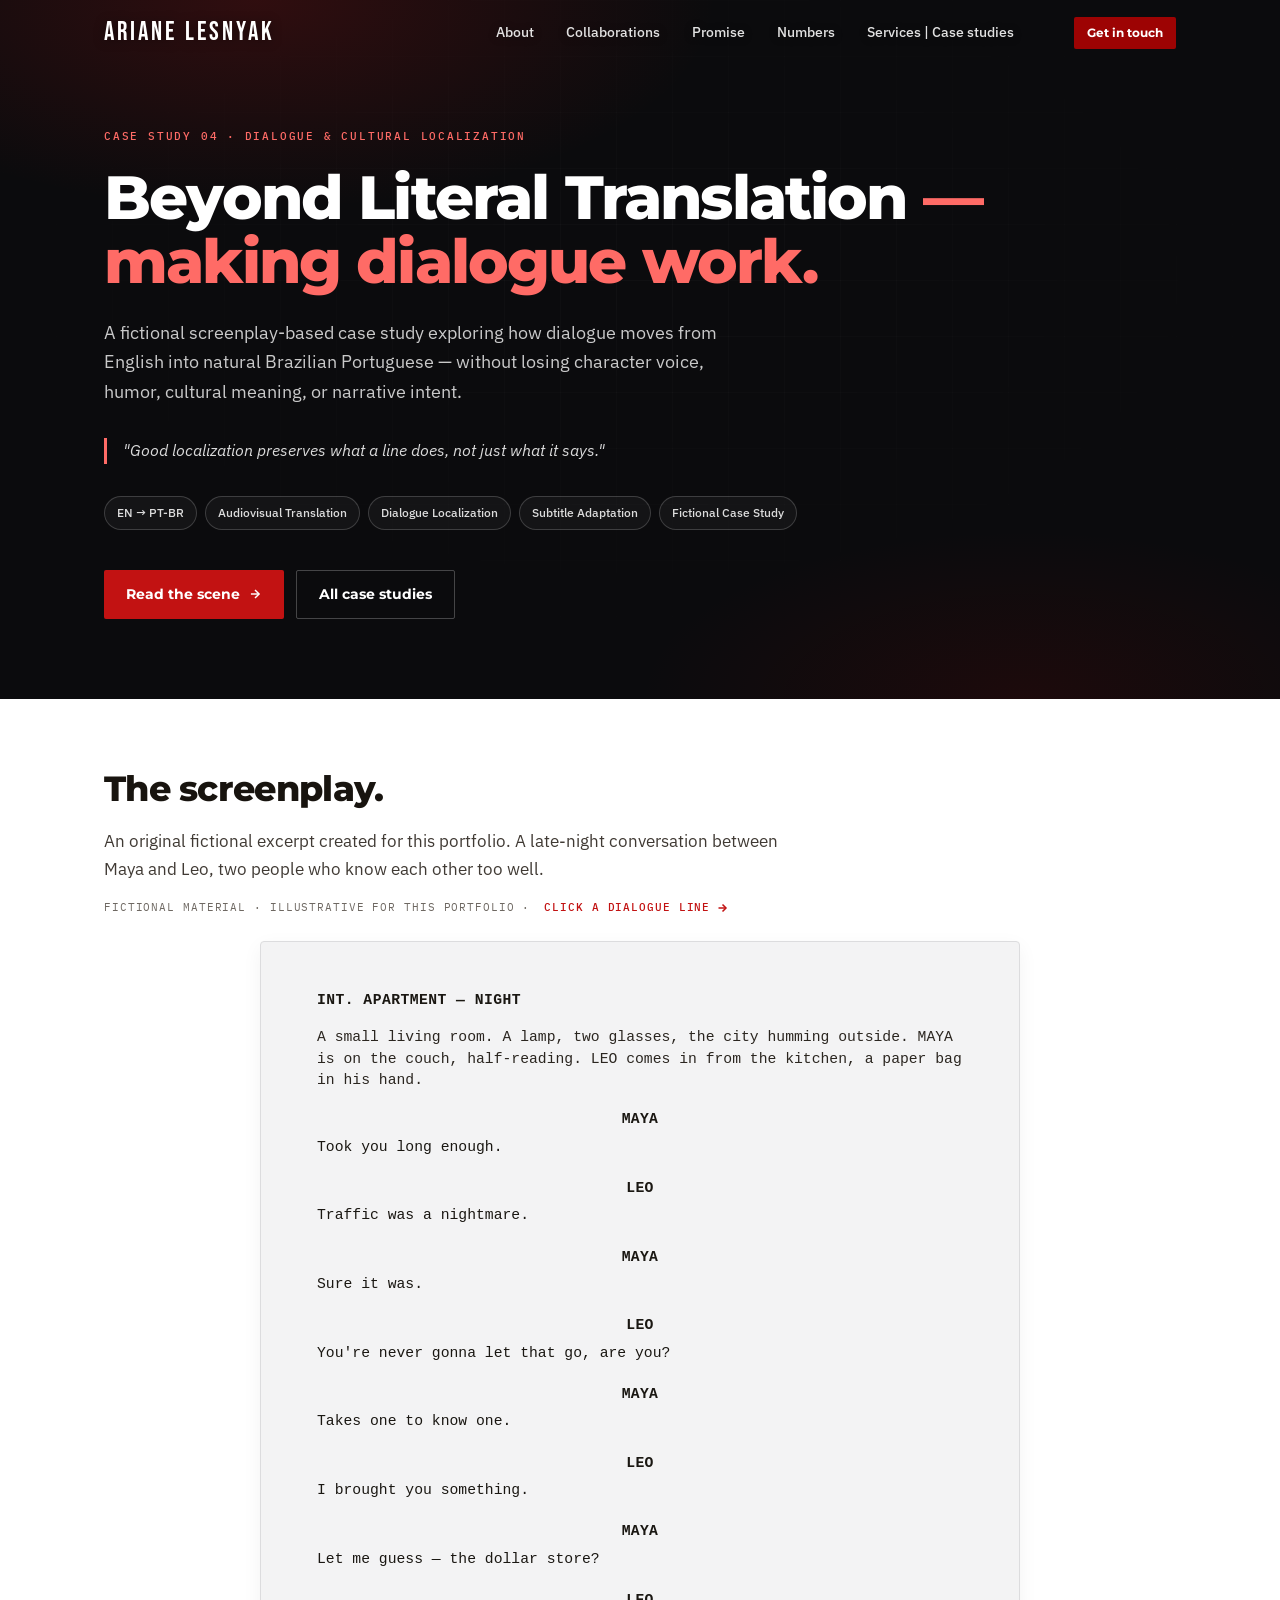
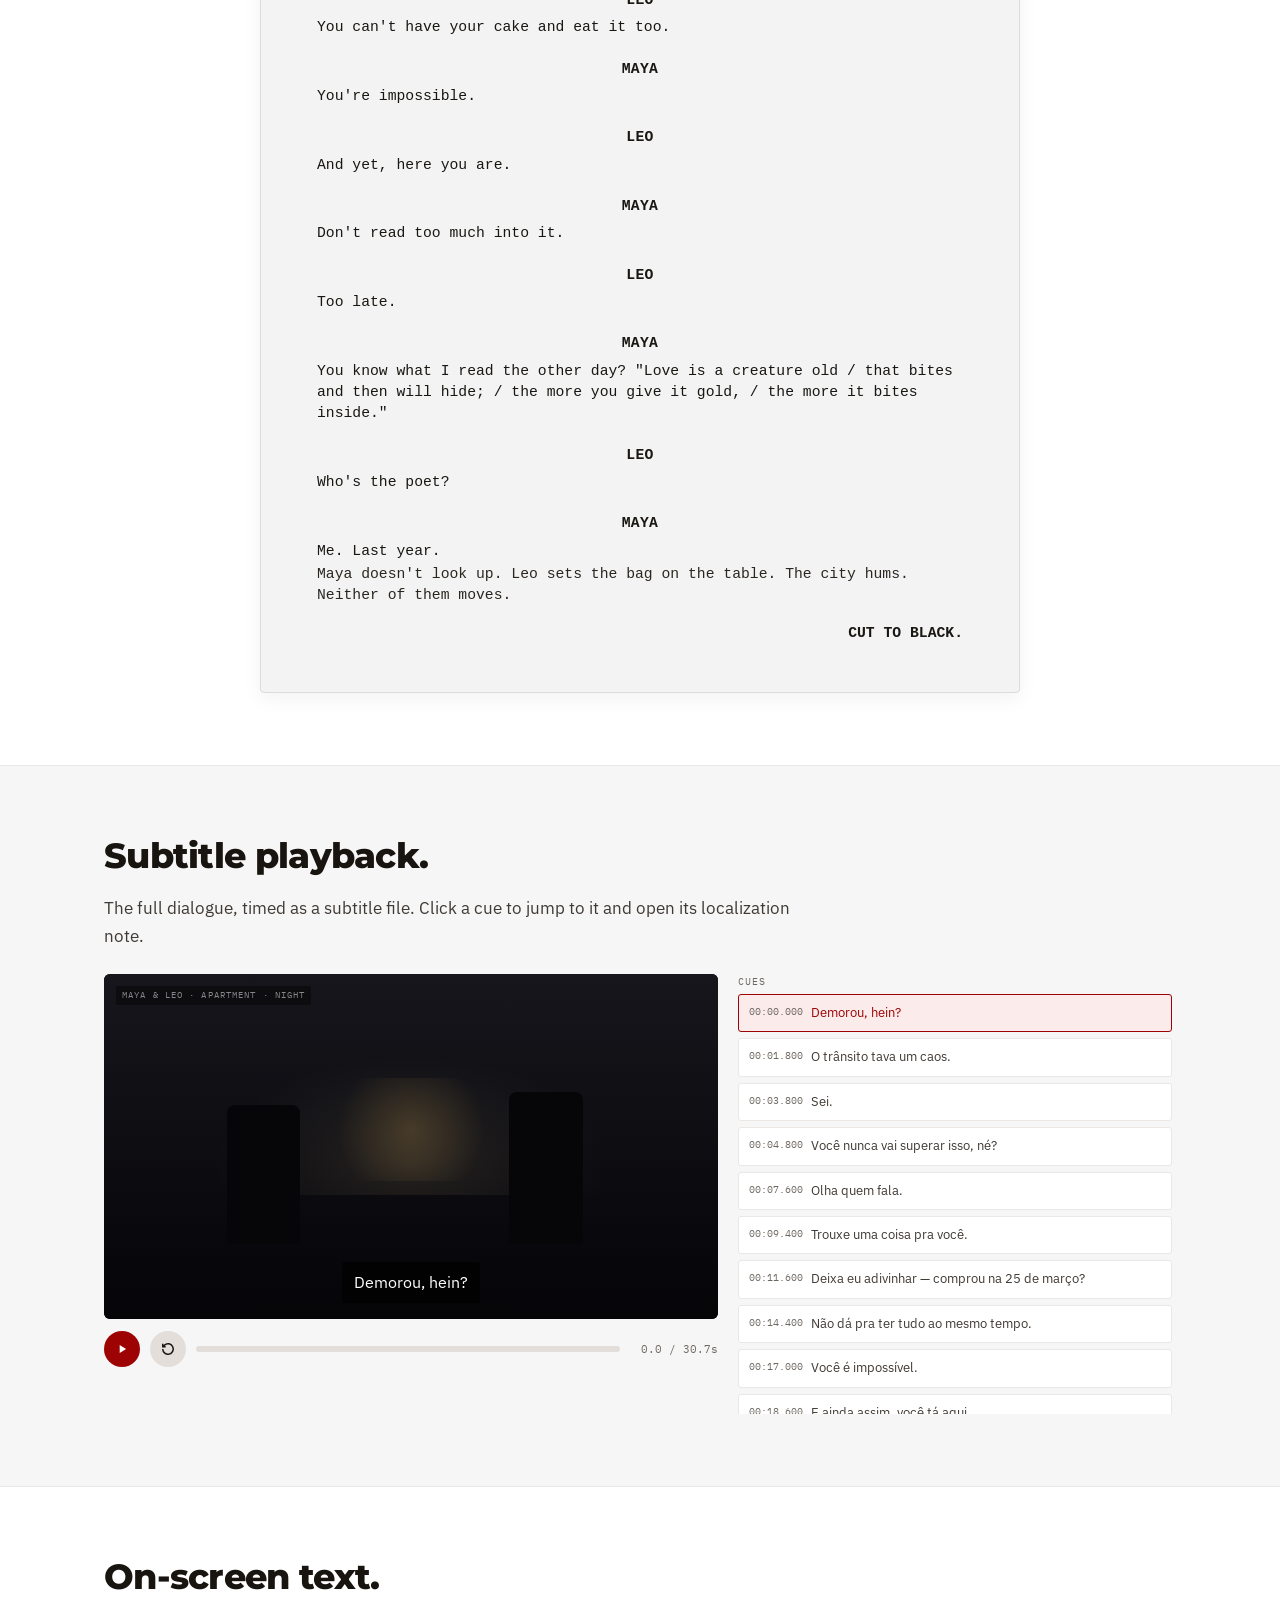
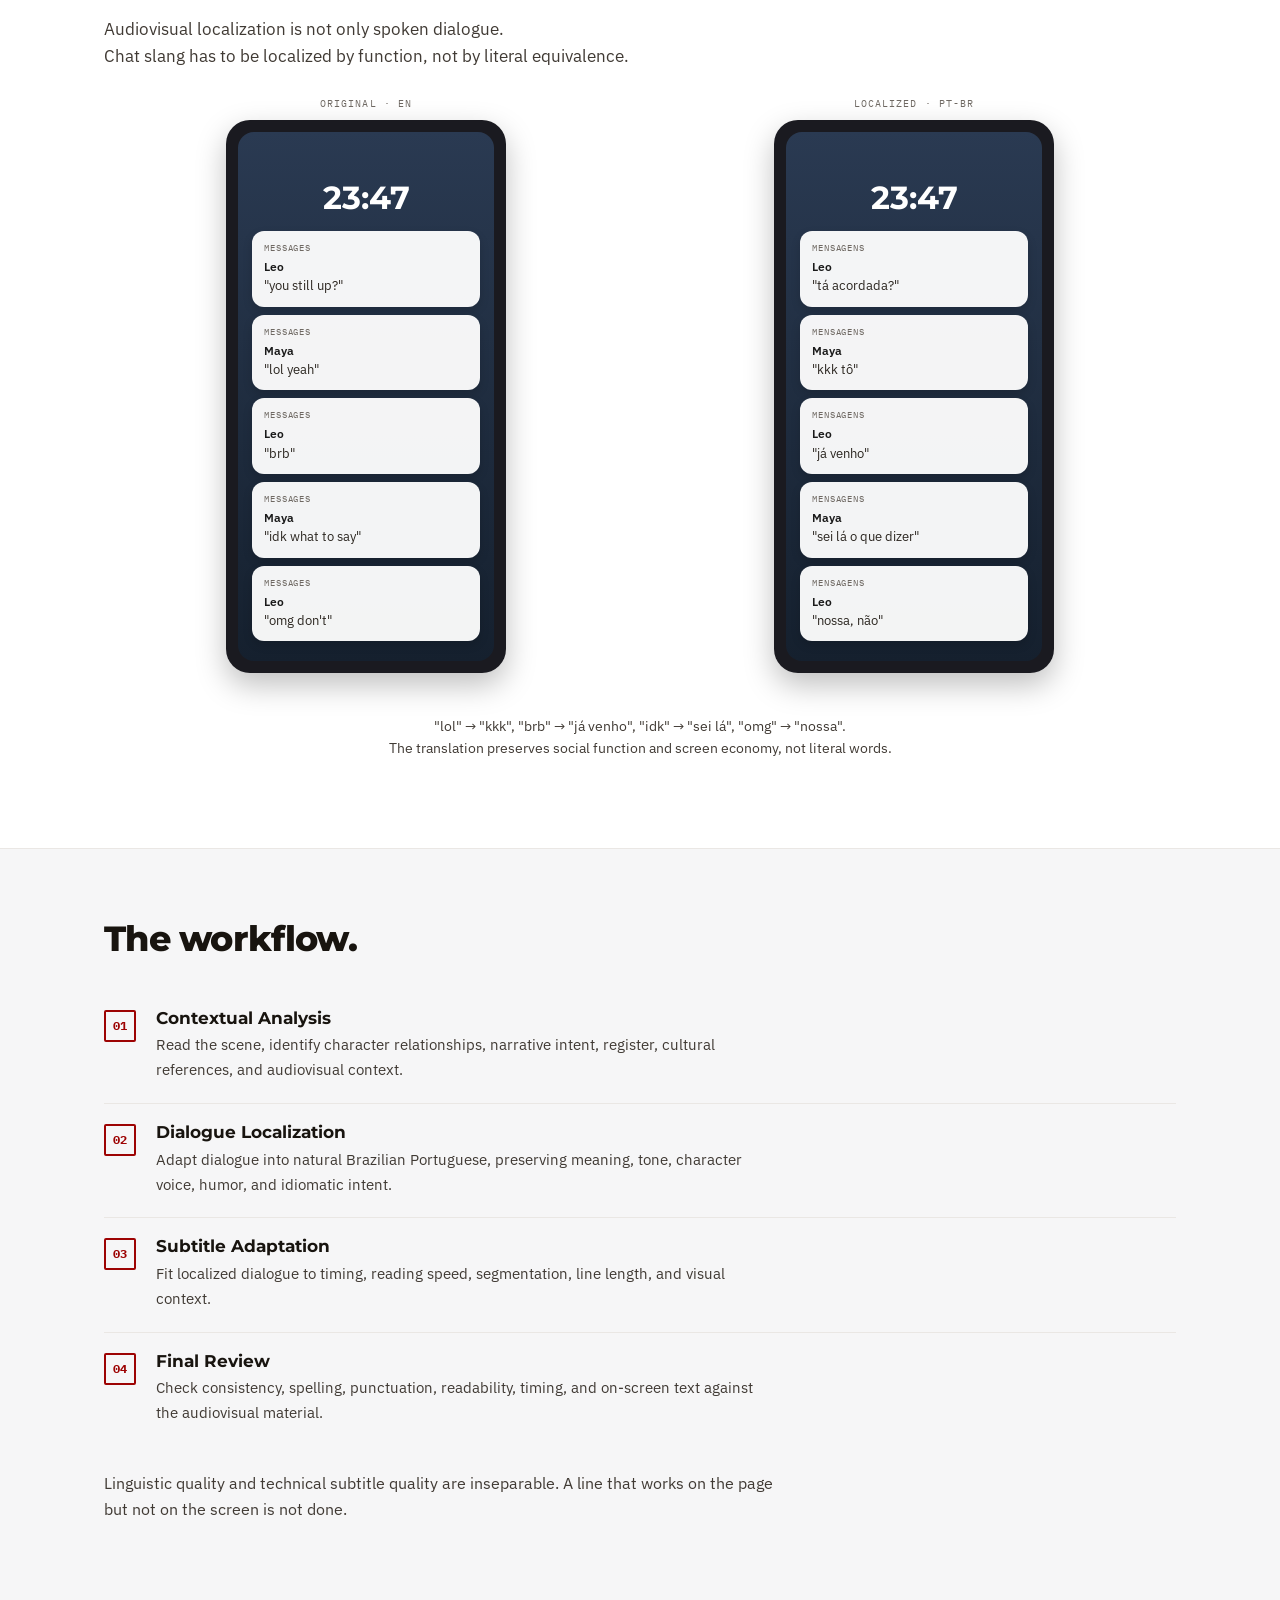
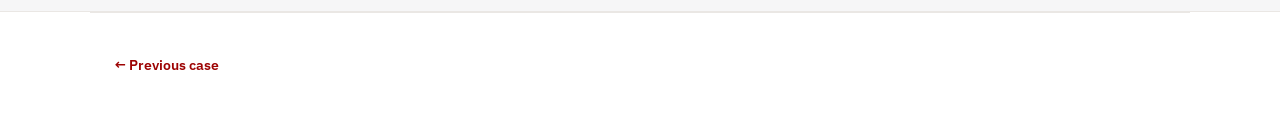
<file: dialogue-cultural-localization.html>
<!doctype html>
<html lang="en">
<head>
  <meta charset="utf-8">
  <meta name="viewport" content="width=device-width, initial-scale=1">
  <title>Case 04 · Dialogue & Cultural Localization · Ariane Lesnyak</title>
  <meta name="description" content="Fictional screenplay-based case study: English-to-Brazilian Portuguese dialogue localization, cultural adaptation, and timed subtitle production.">
  <link rel="preconnect" href="https://fonts.googleapis.com">
  <link rel="preconnect" href="https://fonts.gstatic.com" crossorigin>
  <link href="https://fonts.googleapis.com/css2?family=Bebas+Neue&family=IBM+Plex+Mono:wght@400;500&family=IBM+Plex+Sans:wght@400;500;600&family=Montserrat:wght@600;700;800&display=swap" rel="stylesheet">

<style>
:root {
  --red-500: #C21212; --red-600: #9D0303; --red-700: #7A0202;
  --n-100: #F1EDEB; --n-200: #E4DEDB; --n-300: #CCC4C0; --n-400: #A69C97; --n-500: #7B716C;
  --bg: #FFFFFF; --surface: #FFFFFF; --surface-2: #F6F6F7;
  --ink: #18140F; --ink-soft: #403A34; --muted: #6E6862;
  --line: #EAE7E4; --line-strong: #D8D4D0;
  --brand: #9D0303; --brand-ink: #7A0202; --brand-tint: #FBEBEB;
  --signal: #C21212; --on-dark: #D81919;
  --dark: #0c0c0e; --dark-2: #0b0b0d; --on-dark-text: #FF6B66;
  --ok: #1f7a4a; --ok-bg: #f0fdf4;
  --bad: #C21212; --bad-bg: #fef2f2;

  --pair-1: #1d4ed8; --pair-2: #1f7a4a; --pair-3: #b45309; --pair-4: #6d28d9;
  --pair-5: #0e7490; --pair-6: #9d174d; --pair-7: #4d7c0f; --pair-8: #9a3412;

  --display: "Montserrat", "Segoe UI", system-ui, sans-serif;
  --body: "IBM Plex Sans", "Segoe UI", system-ui, sans-serif;
  --mono: "IBM Plex Mono", ui-monospace, Menlo, monospace;
  --script: "Courier New", Courier, monospace;
  --logo: "Bebas Neue", "Montserrat", sans-serif;

  --maxw: 1120px;
  --shadow-md: 0 6px 18px rgba(61,0,0,.08);
  --shadow-lg: 0 18px 44px rgba(61,0,0,.13);
}

* { box-sizing: border-box; margin: 0; padding: 0; }
html { scroll-behavior: smooth; scroll-padding-top: 84px; }
body { background: var(--bg); color: var(--ink-soft); font-family: var(--body); font-size: 16px; line-height: 1.6; -webkit-font-smoothing: antialiased; overflow-x: hidden; }
body.modal-open { overflow: hidden; }
h1, h2, h3, h4 { font-family: var(--display); color: var(--ink); margin: 0; line-height: 1.05; }
a { color: inherit; text-decoration: none; }
img, svg { display: block; max-width: 100%; }
button { font: inherit; cursor: pointer; background: none; border: none; color: inherit; }
:focus-visible { outline: 2px solid var(--brand); outline-offset: 3px; }
.wrap { max-width: var(--maxw); margin-inline: auto; padding-inline: 24px; }

/* HEADER & HERO */
.site-header { position: fixed; top: 0; left: 0; right: 0; z-index: 100; background: transparent; border-bottom: 1px solid transparent; transition: background .25s ease, border-color .25s ease, box-shadow .25s ease; }
.site-header.scrolled { background: rgba(255,255,255,0.92); border-bottom-color: var(--line); box-shadow: 0 2px 10px rgba(0,0,0,.06); }
@supports (backdrop-filter: blur(1px)) or (-webkit-backdrop-filter: blur(1px)) { .site-header.scrolled { background: rgba(255,255,255,0.82); -webkit-backdrop-filter: blur(12px); backdrop-filter: blur(12px); } }
.site-header .nav-row { display: flex; align-items: center; justify-content: space-between; height: 66px; gap: 24px; max-width: var(--maxw); margin-inline: auto; padding-inline: 24px; }
.brand { font-family: var(--logo); font-size: 1.6rem; letter-spacing: 0.12em; text-transform: uppercase; color: #fff; text-shadow: 0 1px 12px rgba(0,0,0,0.45); transition: color .25s ease, text-shadow .25s ease; }
.site-header.scrolled .brand { color: #9d1402; text-shadow: none; }
.nav-links { display: flex; align-items: center; gap: 24px; font-size: 0.85rem; font-weight: 500; margin-left: auto; margin-right: 32px; }
.nav-links a { color: rgba(255,255,255,0.88); text-shadow: 0 1px 8px rgba(0,0,0,0.4); padding: 6px 4px; position: relative; transition: color .15s ease; }
.nav-links a::after { content: ''; position: absolute; left: 4px; right: 4px; bottom: 0; height: 1.5px; background: currentColor; transform: scaleX(0); transform-origin: left; transition: transform .25s ease; }
.nav-links a:hover::after { transform: scaleX(1); }
.site-header.scrolled .nav-links a { color: var(--muted); text-shadow: none; }
.site-header.scrolled .nav-links a:hover { color: var(--ink); }
.nav-actions { display: flex; align-items: center; gap: 12px; }
.btn-nav { display: inline-flex; align-items: center; padding: 6px 13px; border-radius: 2px; background: var(--brand); color: #fff; font-family: var(--display); font-weight: 700; font-size: 0.78rem; transition: background .15s ease; }
.btn-nav:hover { background: var(--signal); }

.hero-dark { position: relative; overflow: hidden; background: var(--dark-2); color: #fff; padding-block: 8rem 5rem; }
.hero-dark::before { content: ''; position: absolute; inset: 0; background: radial-gradient(ellipse 60% 50% at 20% 0%, rgba(216,25,25,0.18), transparent 60%), radial-gradient(ellipse 50% 40% at 80% 100%, rgba(157,3,3,0.12), transparent 60%); pointer-events: none; }
.hero-dark::after { content: ''; position: absolute; inset: 0; background-image: linear-gradient(rgba(255,255,255,.025) 1px, transparent 1px), linear-gradient(90deg, rgba(255,255,255,.025) 1px, transparent 1px); background-size: 56px 56px; mask-image: radial-gradient(70% 70% at 50% 40%, #000, transparent 80%); -webkit-mask-image: radial-gradient(70% 70% at 50% 40%, #000, transparent 80%); pointer-events: none; }
.hero-dark .wrap { position: relative; z-index: 2; }
.hero-eyebrow { font-family: var(--mono); font-size: 0.7rem; letter-spacing: 0.16em; text-transform: uppercase; color: var(--on-dark-text); margin-bottom: 1.25rem; font-weight: 500; }
.hero-dark h1 { color: #fff; font-weight: 800; font-size: clamp(2.2rem, 5vw, 3.8rem); letter-spacing: -0.03em; line-height: 1.05; max-width: 22ch; }
.hero-dark h1 .accent { color: var(--on-dark-text); }
.hero-dark .sub { margin-top: 1.5rem; font-size: 1.12rem; color: rgba(255,255,255,0.78); max-width: 58ch; line-height: 1.65; }
.hero-quote { margin-top: 2rem; padding-left: 16px; border-left: 3px solid var(--on-dark-text); font-style: italic; color: rgba(255,255,255,0.85); max-width: 54ch; }
.hero-meta { display: flex; flex-wrap: wrap; gap: 8px; margin-top: 2rem; }
.hero-meta span { padding: 6px 12px; border: 1px solid rgba(255,255,255,0.18); border-radius: 999px; font-size: 0.78rem; font-weight: 500; color: rgba(255,255,255,0.85); background: rgba(255,255,255,0.04); }
.hero-actions { display: flex; gap: 12px; margin-top: 2.5rem; flex-wrap: wrap; }
.btn-hero { display: inline-flex; align-items: center; gap: 8px; padding: 12px 22px; border-radius: 2px; background: var(--signal); color: #fff; font-family: var(--display); font-weight: 700; font-size: 0.9rem; transition: background .2s ease; }
.btn-hero:hover { background: var(--on-dark); }
.btn-hero-ghost { display: inline-flex; align-items: center; gap: 8px; padding: 12px 22px; border-radius: 2px; border: 1px solid rgba(255,255,255,0.24); color: #fff; font-family: var(--display); font-weight: 700; font-size: 0.9rem; transition: border-color .2s ease, background .2s ease; }
.btn-hero-ghost:hover { border-color: rgba(255,255,255,0.6); background: rgba(255,255,255,0.06); }

.section { padding-block: 4.5rem; }
.section.alt { background: var(--surface-2); border-top: 1px solid var(--line); border-bottom: 1px solid var(--line); }
.section h2 { font-weight: 800; font-size: clamp(1.6rem, 3vw, 2.2rem); letter-spacing: -0.02em; margin-bottom: 1.25rem; }
.section p { color: var(--ink-soft); max-width: 68ch; margin-bottom: 1rem; line-height: 1.65; }
.section .lead { font-size: 1.05rem; color: var(--ink-soft); max-width: 70ch; }

/* SCREENPLAY */
.screenplay-meta { display: flex; align-items: center; gap: 14px; flex-wrap: wrap; margin-top: 8px; }
.screenplay-meta .meta-label { font-family: var(--mono); font-size: 0.7rem; letter-spacing: 0.08em; text-transform: uppercase; color: var(--muted); }
.screenplay-meta .click-hint { display: inline-flex; align-items: center; gap: 6px; font-family: var(--mono); font-size: 0.7rem; letter-spacing: 0.08em; text-transform: uppercase; color: var(--bad); font-weight: 500; }
.screenplay-meta .click-hint svg { width: 12px; height: 12px; animation: nudge 1.6s ease-in-out infinite; }
@keyframes nudge { 0%, 100% { transform: translateX(0); } 50% { transform: translateX(3px); } }

.screenplay-paper {
  background: #f3f3f4;
  border: 1px solid #dcdcde;
  border-radius: 4px;
  box-shadow: 0 6px 20px rgba(0,0,0,.05);
  padding: 48px 56px;
  font-family: var(--script);
  font-size: 0.92rem;
  line-height: 1.45;
  color: #1a1712;
  max-width: 760px;
  margin-inline: auto;
  margin-top: 1.5rem;
}
.screenplay-paper .scene-heading { text-transform: uppercase; font-weight: 700; margin-bottom: 16px; letter-spacing: 0.03em; }
.screenplay-paper .action { margin-bottom: 14px; color: #2b2620; }
.screenplay-paper .character { text-align: center; font-weight: 700; text-transform: uppercase; margin-top: 18px; margin-bottom: 4px; letter-spacing: 0.02em; }
.screenplay-paper .parenthetical { text-align: center; font-style: italic; color: #4a4034; margin-bottom: 4px; }
.screenplay-paper .dialogue { margin-left: 22%; margin-right: 22%; margin-bottom: 6px; }
.screenplay-paper .transition { text-align: right; text-transform: uppercase; font-weight: 700; margin-top: 16px; }

.dialogue-block { cursor: pointer; transition: background .15s ease, box-shadow .15s ease; border-radius: 2px; padding: 2px 4px; margin-left: -4px; margin-right: -4px; position: relative; display: block; text-align: left; width: 100%; font: inherit; color: inherit; }
.dialogue-block:hover { background: rgba(157,3,3,0.06); }
.dialogue-block:focus-visible { background: rgba(157,3,3,0.10); box-shadow: 0 0 0 2px var(--brand); outline: none; }
.dialogue-block .pair-num { position: absolute; right: 4px; top: 2px; font-family: var(--mono); font-size: 0.6rem; color: var(--muted); opacity: 0; transition: opacity .15s ease; }
.dialogue-block:hover .pair-num, .dialogue-block:focus-visible .pair-num { opacity: 1; }

/* PLAYBACK */
.playback-grid { display: grid; grid-template-columns: 1.4fr 1fr; gap: 20px; margin-top: 1.5rem; }
.playback-screen { background: #0d0d10; border-radius: 6px; overflow: hidden; position: relative; aspect-ratio: 16/9; display: flex; flex-direction: column; justify-content: space-between; padding: 12px; }
.playback-scene { position: absolute; inset: 0; background: linear-gradient(180deg, #16161c 0%, #0b0b10 60%, #050508 100%); }
.playback-scene::before { content: ''; position: absolute; top: 18%; left: 12%; width: 76%; height: 46%; background: radial-gradient(ellipse at 50% 80%, rgba(255,220,150,0.10), transparent 60%); border-radius: 4px; }
.playback-scene .silhouette { position: absolute; bottom: 22%; width: 12%; height: 40%; background: #060608; border-radius: 8px 8px 4px 4px; }
.playback-scene .silhouette.left { left: 20%; }
.playback-scene .silhouette.right { right: 22%; height: 44%; }
.playback-scene .lamp { position: absolute; top: 30%; left: 50%; width: 30%; height: 30%; background: radial-gradient(circle, rgba(255,200,100,0.18), transparent 70%); transform: translateX(-50%); }
.playback-label { position: relative; z-index: 2; font-family: var(--mono); font-size: 0.58rem; letter-spacing: 0.12em; text-transform: uppercase; color: rgba(255,255,255,.5); background: rgba(0,0,0,.4); padding: 2px 6px; border-radius: 2px; align-self: flex-start; }
.playback-subtitle { position: relative; z-index: 2; background: rgba(0,0,0,.7); color: #fff; font-family: var(--body); font-size: 1rem; text-align: center; padding: 8px 12px; border-radius: 3px; align-self: center; max-width: 90%; margin-bottom: 4px; white-space: pre-wrap; }
.playback-subtitle.empty { opacity: 0; }

.playback-controls { display: flex; align-items: center; gap: 10px; margin-top: 12px; }
.playback-btn { display: inline-flex; align-items: center; justify-content: center; width: 36px; height: 36px; border-radius: 50%; background: var(--brand); color: #fff; transition: background .15s ease; }
.playback-btn:hover { background: var(--brand-ink); }
.playback-btn.secondary { background: var(--n-200); color: var(--ink); }
.playback-btn.secondary:hover { background: var(--n-300); }
.playback-progress { flex: 1; height: 6px; background: var(--n-200); border-radius: 3px; position: relative; cursor: pointer; }
.playback-progress .bar { position: absolute; left: 0; top: 0; bottom: 0; background: var(--brand); border-radius: 3px; width: 0%; }
.playback-time { font-family: var(--mono); font-size: 0.7rem; color: var(--muted); min-width: 88px; text-align: right; }

.cue-list { display: flex; flex-direction: column; gap: 6px; max-height: 420px; overflow-y: auto; padding-right: 4px; }
.cue-list-header { font-family: var(--mono); font-size: 0.6rem; letter-spacing: 0.1em; text-transform: uppercase; color: var(--muted); margin-bottom: 4px; }
.cue-btn { display: flex; gap: 8px; padding: 8px 10px; border: 1px solid var(--line); border-radius: 3px; background: #fff; text-align: left; font: inherit; color: inherit; transition: all .15s ease; font-size: 0.8rem; }
.cue-btn:hover { border-color: var(--brand); color: var(--brand); }
.cue-btn.active { background: var(--brand-tint); border-color: var(--brand); color: var(--brand); }
.cue-btn .cue-tc { font-family: var(--mono); font-size: 0.65rem; color: var(--muted); flex-shrink: 0; }

/* ON-SCREEN */
.phone-grid { display: grid; grid-template-columns: 1fr 1fr; gap: 24px; margin-top: 1.5rem; }
.phone-col-label { text-align: center; font-family: var(--mono); font-size: 0.65rem; letter-spacing: 0.1em; text-transform: uppercase; color: var(--muted); margin-bottom: 8px; }
.phone-mock { width: 100%; max-width: 280px; margin: 0 auto; background: #1a1a20; border-radius: 24px; padding: 12px; box-shadow: 0 12px 30px rgba(0,0,0,.25); }
.phone-screen { background: linear-gradient(180deg, #2a3a52, #15202e); border-radius: 16px; padding: 20px 14px; min-height: 380px; display: flex; flex-direction: column; justify-content: flex-end; gap: 8px; }
.phone-time { text-align: center; font-family: var(--display); font-weight: 700; color: #fff; font-size: 2rem; margin-bottom: auto; margin-top: 20px; }
.phone-notif { background: rgba(255,255,255,.95); border-radius: 12px; padding: 10px 12px; font-family: var(--body); font-size: 0.8rem; color: #1a1a1a; box-shadow: 0 4px 10px rgba(0,0,0,.15); }
.phone-notif .app { font-family: var(--mono); font-size: 0.55rem; text-transform: uppercase; letter-spacing: 0.1em; color: #6e6862; margin-bottom: 2px; }
.phone-notif .who { font-weight: 600; font-size: 0.75rem; color: #1a1a1a; }
.phone-notif .msg { font-size: 0.8rem; color: #2b2620; }
.onscreen-note { font-size: 0.85rem; color: var(--muted); margin-top: 16px; text-align: center; max-width: 60ch; margin-inline: auto; }

/* WORKFLOW */
.steps { margin-top: 2rem; display: flex; flex-direction: column; gap: 0; }
.step { display: flex; gap: 20px; padding-block: 20px; border-top: 1px solid var(--line); }
.step:first-child { border-top: 0; }
.step-num { flex-shrink: 0; width: 32px; height: 32px; border: 2px solid var(--brand); border-radius: 2px; display: grid; place-items: center; font-family: var(--mono); font-size: 0.78rem; font-weight: 700; color: var(--brand); }
.step-body h3 { margin-top: 0; margin-bottom: 6px; font-size: 1.05rem; }
.step-body p { margin: 0; font-size: 0.94rem; }

/* MODAL — fixed height, no scroll */
.modal-backdrop { position: fixed; inset: 0; background: rgba(8,8,10,0.6); display: none; align-items: center; justify-content: center; z-index: 200; padding: 20px; }
.modal-backdrop.open { display: flex; }
.modal { background: #fff; border-radius: 8px; max-width: 680px; width: 100%; height: 520px; max-height: 90vh; box-shadow: 0 24px 60px rgba(0,0,0,.35); position: relative; display: flex; flex-direction: column; overflow: hidden; }
.modal-header { background: #fff; border-bottom: 1px solid var(--line); padding: 16px 20px; display: flex; justify-content: space-between; align-items: flex-start; gap: 12px; flex-shrink: 0; }
.modal-title { font-family: var(--display); font-weight: 800; font-size: 1rem; color: var(--ink); line-height: 1.25; }
.modal-title .pair-tag { font-family: var(--mono); font-size: 0.6rem; color: var(--muted); margin-right: 6px; font-weight: 400; letter-spacing: 0.08em; text-transform: uppercase; }
.modal-close { width: 32px; height: 32px; border-radius: 50%; display: inline-flex; align-items: center; justify-content: center; background: var(--n-100); color: var(--ink-soft); transition: background .15s ease; flex-shrink: 0; }
.modal-close:hover { background: var(--n-200); }
.modal-body { padding: 16px 20px; display: flex; flex-direction: column; gap: 12px; flex: 1; min-height: 0; }
.modal-pair { display: grid; grid-template-columns: 1fr 1fr; gap: 12px; flex-shrink: 0; }
.modal-pair-col { background: var(--surface-2); border-radius: 4px; padding: 10px 12px; border-left: 3px solid; }
.modal-pair-col.en { border-left-color: var(--bad); }
.modal-pair-col.pt { border-left-color: var(--ok); }
.modal-pair-col .lbl { font-family: var(--mono); font-size: 0.58rem; letter-spacing: 0.1em; text-transform: uppercase; color: var(--muted); margin-bottom: 4px; }
.modal-pair-col.en .lbl { color: var(--bad); }
.modal-pair-col.pt .lbl { color: var(--ok); }
.modal-pair-col .txt { font-size: 0.9rem; color: var(--ink); line-height: 1.4; }
.modal-comparison { border: 1px solid var(--line); border-radius: 4px; overflow: hidden; display: flex; flex-direction: column; flex: 1; min-height: 0; }
.modal-comparison-tabs { display: flex; border-bottom: 1px solid var(--line); flex-shrink: 0; }
.modal-tab { flex: 1; padding: 8px 10px; text-align: center; font-family: var(--display); font-weight: 700; font-size: 0.72rem; color: var(--muted); border-bottom: 2px solid transparent; transition: all .15s ease; }
.modal-tab:hover { color: var(--ink); background: #faf9fa; }
.modal-tab.active { color: var(--brand); border-bottom-color: var(--brand); background: var(--brand-tint); }
.modal-comparison-body { padding: 14px 16px; flex: 1; overflow-y: auto; }
.modal-comparison-label { font-family: var(--mono); font-size: 0.58rem; letter-spacing: 0.1em; text-transform: uppercase; color: var(--muted); margin-bottom: 4px; }
.modal-comparison-text { font-size: 0.88rem; color: var(--ink); line-height: 1.55; }
.modal-comparison-text.literal { color: var(--muted); font-style: italic; }
.modal-comparison-text.rationale { font-size: 0.84rem; color: var(--ink-soft); }
.modal-comparison-text.rationale strong { color: var(--ink); font-weight: 600; }
.modal-nav { display: flex; justify-content: space-between; align-items: center; border-top: 1px solid var(--line); padding: 12px 20px; gap: 8px; flex-shrink: 0; }
.modal-nav-btn { display: inline-flex; align-items: center; gap: 6px; padding: 6px 12px; border: 1px solid var(--line-strong); border-radius: 3px; font-size: 0.78rem; font-weight: 600; color: var(--ink-soft); background: #fff; transition: all .15s ease; }
.modal-nav-btn:hover { border-color: var(--brand); color: var(--brand); }
.modal-nav-btn:disabled { opacity: 0.4; cursor: not-allowed; }
.modal-nav-count { font-family: var(--mono); font-size: 0.7rem; color: var(--muted); }

/* CASE NAV */
.case-nav { display: flex; justify-content: space-between; gap: 16px; padding: 2.5rem 24px; max-width: 1100px; margin-inline: auto; border-top: 1px solid var(--line); flex-wrap: wrap; }
.case-nav a { display: inline-flex; align-items: center; gap: 6px; font-size: 0.9rem; font-weight: 600; color: var(--brand); transition: color .2s ease; }
.case-nav a:hover { color: var(--brand-ink); }

/* RESPONSIVE */
@media (max-width: 900px) {
  .nav-links { display: none; }
  .brand { font-size: 1.3rem; }
  .screenplay-paper { padding: 32px 24px; font-size: 0.88rem; }
  .screenplay-paper .dialogue { margin-left: 8%; margin-right: 8%; }
  .playback-grid { grid-template-columns: 1fr; }
  .phone-grid { grid-template-columns: 1fr; }
  .modal-pair { grid-template-columns: 1fr; }
  .modal { height: auto; max-height: 92vh; }
}
@media (max-width: 640px) {
  .hero-dark h1 { font-size: 2rem; }
  .screenplay-paper { padding: 24px 16px; }
  .screenplay-paper .dialogue { margin-left: 4%; margin-right: 4%; }
  .step { flex-direction: column; gap: 8px; }
}
@media (prefers-reduced-motion: reduce) {
  *, *::before, *::after { animation-duration: .01ms !important; transition-duration: .01ms !important; }
  html { scroll-behavior: auto; }
}
</style>
</head>
<body>

<header class="site-header">
  <div class="nav-row">
    <a href="index.html" class="brand">ARIANE LESNYAK</a>
    <nav class="nav-links" aria-label="Main">
      <a href="index.html#about">About</a>
      <a href="index.html#collaborations">Collaborations</a>
      <a href="index.html#promise">Promise</a>
      <a href="index.html#numbers">Numbers</a>
      <a href="index.html#services">Services | Case studies</a>
    </nav>
    <div class="nav-actions">
      <a href="mailto:ariane.etimo@gmail.com" class="btn-nav">Get in touch</a>
    </div>
  </div>
</header>

<main>
  <!-- HERO -->
  <section class="hero-dark">
    <div class="wrap">
      <div class="hero-eyebrow">Case study 04 · Dialogue &amp; Cultural Localization</div>
      <h1>Beyond Literal Translation <span class="accent">— making dialogue work.</span></h1>
      <p class="sub">A fictional screenplay-based case study exploring how dialogue moves from English into natural Brazilian Portuguese — without losing character voice, humor, cultural meaning, or narrative intent.</p>
      <p class="hero-quote">"Good localization preserves what a line does, not just what it says."</p>
      <div class="hero-meta">
        <span>EN → PT-BR</span>
        <span>Audiovisual Translation</span>
        <span>Dialogue Localization</span>
        <span>Subtitle Adaptation</span>
        <span>Fictional Case Study</span>
      </div>
      <div class="hero-actions">
        <a href="#screenplay" class="btn-hero">
          Read the scene
          <svg width="14" height="14" viewBox="0 0 24 24" fill="none" stroke="currentColor" stroke-width="2.5"><path d="M5 12h14"/><path d="m12 5 7 7-7 7"/></svg>
        </a>
        <a href="index.html#services" class="btn-hero-ghost">All case studies</a>
      </div>
    </div>
  </section>

  <!-- SCREENPLAY -->
  <section class="section" id="screenplay">
    <div class="wrap">
      <h2>The screenplay.</h2>
      <p class="lead">An original fictional excerpt created for this portfolio. A late-night conversation between Maya and Leo, two people who know each other too well.</p>
      <div class="screenplay-meta">
        <span class="meta-label">Fictional material · illustrative for this portfolio ·</span>
        <span class="click-hint">
          Click a dialogue line
          <svg viewBox="0 0 24 24" fill="none" stroke="currentColor" stroke-width="3"><path d="M5 12h14"/><path d="m13 5 7 7-7 7"/></svg>
        </span>
      </div>

      <div class="screenplay-paper" id="screenplay-paper"></div>
    </div>
  </section>

  <!-- PLAYBACK -->
  <section class="section alt" id="playback">
    <div class="wrap">
      <h2>Subtitle playback.</h2>
      <p class="lead">The full dialogue, timed as a subtitle file. Click a cue to jump to it and open its localization note.</p>

      <div class="playback-grid">
        <div>
          <div class="playback-screen" id="playback-screen">
            <div class="playback-scene">
              <div class="lamp"></div>
              <div class="silhouette left"></div>
              <div class="silhouette right"></div>
            </div>
            <div class="playback-label">Maya &amp; Leo · apartment · night</div>
            <div class="playback-subtitle empty" id="playback-subtitle">—</div>
          </div>
          <div class="playback-controls">
            <button class="playback-btn" id="btn-play" aria-label="Play">
              <svg width="14" height="14" viewBox="0 0 24 24" fill="currentColor"><path d="M8 5v14l11-7z"/></svg>
            </button>
            <button class="playback-btn secondary" id="btn-restart" aria-label="Restart">
              <svg width="14" height="14" viewBox="0 0 24 24" fill="none" stroke="currentColor" stroke-width="2.5"><path d="M3 12a9 9 0 1 0 3-6.7L3 8"/><path d="M3 3v5h5"/></svg>
            </button>
            <div class="playback-progress" id="playback-progress" role="progressbar" aria-valuemin="0" aria-valuemax="100" aria-valuenow="0"><div class="bar" id="playback-bar"></div></div>
            <div class="playback-time" id="playback-time">0.0 / 0.0s</div>
          </div>
        </div>

        <div>
          <div class="cue-list-header">Cues</div>
          <div class="cue-list" id="cue-list"></div>
        </div>
      </div>
    </div>
  </section>

  <!-- ON-SCREEN -->
  <section class="section" id="onscreen">
    <div class="wrap">
      <h2>On-screen text.</h2>
      <p class="lead">Audiovisual localization is not only spoken dialogue.<br> Chat slang has to be localized by function, not by literal equivalence.</p>

      <div class="phone-grid">
        <div>
          <div class="phone-col-label">Original · EN</div>
          <div class="phone-mock">
            <div class="phone-screen">
              <div class="phone-time">23:47</div>
              <div class="phone-notif"><div class="app">Messages</div><div class="who">Leo</div><div class="msg">"you still up?"</div></div>
              <div class="phone-notif"><div class="app">Messages</div><div class="who">Maya</div><div class="msg">"lol yeah"</div></div>
              <div class="phone-notif"><div class="app">Messages</div><div class="who">Leo</div><div class="msg">"brb"</div></div>
              <div class="phone-notif"><div class="app">Messages</div><div class="who">Maya</div><div class="msg">"idk what to say"</div></div>
              <div class="phone-notif"><div class="app">Messages</div><div class="who">Leo</div><div class="msg">"omg don't"</div></div>
            </div>
          </div>
        </div>
        <div>
          <div class="phone-col-label">Localized · PT-BR</div>
          <div class="phone-mock">
            <div class="phone-screen">
              <div class="phone-time">23:47</div>
              <div class="phone-notif"><div class="app">Mensagens</div><div class="who">Leo</div><div class="msg">"tá acordada?"</div></div>
              <div class="phone-notif"><div class="app">Mensagens</div><div class="who">Maya</div><div class="msg">"kkk tô"</div></div>
              <div class="phone-notif"><div class="app">Mensagens</div><div class="who">Leo</div><div class="msg">"já venho"</div></div>
              <div class="phone-notif"><div class="app">Mensagens</div><div class="who">Maya</div><div class="msg">"sei lá o que dizer"</div></div>
              <div class="phone-notif"><div class="app">Mensagens</div><div class="who">Leo</div><div class="msg">"nossa, não"</div></div>
            </div>
          </div>
        </div>
      </div><br>
      <p class="onscreen-note">"lol" → "kkk", "brb" → "já venho", "idk" → "sei lá", "omg" → "nossa". <br>The translation preserves social function and screen economy, not literal words.</p>
    </div>
  </section>

  <!-- WORKFLOW -->
  <section class="section alt">
    <div class="wrap">
      <h2>The workflow.</h2>
      <div class="steps">
        <div class="step"><div class="step-num">01</div><div class="step-body"><h3>Contextual Analysis</h3><p>Read the scene, identify character relationships, narrative intent, register, cultural references, and audiovisual context.</p></div></div>
        <div class="step"><div class="step-num">02</div><div class="step-body"><h3>Dialogue Localization</h3><p>Adapt dialogue into natural Brazilian Portuguese, preserving meaning, tone, character voice, humor, and idiomatic intent.</p></div></div>
        <div class="step"><div class="step-num">03</div><div class="step-body"><h3>Subtitle Adaptation</h3><p>Fit localized dialogue to timing, reading speed, segmentation, line length, and visual context.</p></div></div>
        <div class="step"><div class="step-num">04</div><div class="step-body"><h3>Final Review</h3><p>Check consistency, spelling, punctuation, readability, timing, and on-screen text against the audiovisual material.</p></div></div>
      </div>
      <p style="margin-top:1.5rem;">Linguistic quality and technical subtitle quality are inseparable. A line that works on the page but not on the screen is not done.</p>
    </div>
  </section>

  <nav class="case-nav" aria-label="Case navigation">
    <a href="https://alc-etimo.github.io/faslocalization/service-review-mtpe.html">← Previous case</a>    
  </nav>
</main>

<!-- MODAL -->
<div class="modal-backdrop" id="modal-backdrop" role="dialog" aria-modal="true" aria-labelledby="modal-title">
  <div class="modal" id="modal">
    <div class="modal-header">
      <div class="modal-title" id="modal-title">—</div>
      <button class="modal-close" id="modal-close" aria-label="Close">
        <svg width="16" height="16" viewBox="0 0 24 24" fill="none" stroke="currentColor" stroke-width="2.5"><path d="M18 6 6 18M6 6l12 12"/></svg>
      </button>
    </div>
    <div class="modal-body">
      <div class="modal-pair">
        <div class="modal-pair-col en">
          <div class="lbl">Original — EN</div>
          <div class="txt" id="modal-en"></div>
        </div>
        <div class="modal-pair-col pt">
          <div class="lbl">Localized — PT-BR</div>
          <div class="txt" id="modal-pt"></div>
        </div>
      </div>
      <div class="modal-comparison">
        <div class="modal-comparison-tabs" role="tablist" id="modal-tabs">
          <button class="modal-tab active" data-view="literal" role="tab" aria-selected="true">Literal</button>
          <button class="modal-tab" data-view="localized" role="tab" aria-selected="false">Localized</button>
          <button class="modal-tab" data-view="rationale" role="tab" aria-selected="false">Rationale</button>
        </div>
        <div class="modal-comparison-body">
          <div class="modal-comparison-label" id="modal-comparison-label">LITERAL REFERENCE — not the proposed subtitle</div>
          <div class="modal-comparison-text" id="modal-comparison-text">—</div>
        </div>
      </div>
    </div>
    <div class="modal-nav">
      <button class="modal-nav-btn" id="modal-prev">← Previous</button>
      <span class="modal-nav-count" id="modal-count">—</span>
      <button class="modal-nav-btn" id="modal-next">Next →</button>
    </div>
  </div>
</div>

<script>
(function () {
  "use strict";
  const $ = (id) => document.getElementById(id);

  /* ---------- DATA ---------- */
  const dialogues = [
    {
      id: "dialogue-01", character: "MAYA",
      source: "Took you long enough.",
      target: "Demorou, hein?",
      literalReference: "Levou você tempo suficiente.",
      rationale: {
        meaning: "The line is a complaint disguised as an observation. The localization keeps the mild reproach.",
        voice: "'Demorou, hein?' is what a Brazilian friend actually says. The 'hein?' carries the same dry irritation.",
        constraints: "Short enough to fit a 1.6s cue without forcing a line break."
      },
      subtitle: { in: 0.0, out: 1.6, lines: ["Demorou, hein?"] }
    },
    {
      id: "dialogue-02", character: "LEO",
      source: "Traffic was a nightmare.",
      target: "O trânsito tava um caos.",
      literalReference: "O tráfego era um pesadelo.",
      rationale: {
        meaning: "An excuse dressed as a description. The PT-BR keeps the exaggeration and the defensive tone.",
voice: "'Tava' and 'caos' are the register Leo would actually use. 'Pesadelo' sounds unnatural.",
        constraints: "Fits in 1.8s with a comfortable CPS."
      },
      subtitle: { in: 1.8, out: 3.6, lines: ["O trânsito tava um caos."] }
    },
    {
      id: "dialogue-03", character: "MAYA",
      source: "Sure it was.",
      target: "Sei.",
      literalReference: "Claro que era.",
      rationale: {
        meaning: "Two words of disbelief. The literal version sounds like agreement; the localized one sounds like doubt.",
        voice: "'Sei' is the shortest, most Brazilian way to say 'I don't believe you'.",
        constraints: "Very short — leaves breathing room before the next cue."
      },
      subtitle: { in: 3.8, out: 4.6, lines: ["Sei."] }
    },
    {
      id: "dialogue-04", character: "LEO",
      source: "You're never gonna let that go, are you?",
      target: "Você nunca vai superar isso, né?",
      literalReference: "Você nunca vai deixar isso ir, vai?",
      rationale: {
        meaning: "The line accuses Maya of holding a grudge. The meaning has to survive the compression.",
        voice: "'Superar' keeps the informal accusation. 'Né?' is the natural tag.",
        constraints: "The full line needs a 2.6s cue; the 'né?' tag is essential and cannot be dropped."
      },
      subtitle: { in: 4.8, out: 7.4, lines: ["Você nunca vai superar", "isso, né?"] }
    },
    {
      id: "dialogue-05", character: "MAYA",
      source: "Takes one to know one.",
      target: "Olha quem fala.",
      literalReference: "É preciso um para conhecer outro.",
      rationale: {
        meaning: "A sarcastic retort, not a proverb. The localized version keeps the mirror accusation.",
        voice: "'Olha quem fala' is what people actually say in this situation. The English proverb structure would sound literary.",
        culture: "Direct proverb transfer fails here; the Brazilian equivalent works by tone, not by image.",
        constraints: "Short — fits a 1.6s cue easily."
      },
      subtitle: { in: 7.6, out: 9.2, lines: ["Olha quem fala."] }
    },
    {
      id: "dialogue-06", character: "LEO",
      source: "I brought you something.",
      target: "Trouxe uma coisa pra você.",
      rationale: {
        meaning: "A small peace offering. The localized version keeps the soft, almost apologetic tone.",
        voice: "'Uma coisa' is intentionally vague; 'um presente' would have been too formal.",
        constraints: "Needs a 2.0s cue; no line break required."
      },
      subtitle: { in: 9.4, out: 11.4, lines: ["Trouxe uma coisa pra você."] }
    },
    {
      id: "dialogue-07", character: "MAYA",
      source: "Let me guess — the dollar store?",
      target: "Deixa eu adivinhar — comprou na 25 de março?",
      literalReference: "Deixe-me adivinhar — na loja de dólar?",
      rationale: {
        meaning: "She's teasing him before he even shows the gift. '25 de março' is a São Paulo street known for cheap goods of dubious quality.",
        voice: "'Deixa eu adivinhar' keeps the teasing rhythm. The specific street name is the joke.",
        culture: "The reference is local and instantly understood by Brazilian viewers: cheap, last-minute, slightly tacky. It carries the sarcasm without spelling it out.",
        constraints: "The line needs a 2.6s cue; the dash is kept for the pause."
      },
      subtitle: { in: 11.6, out: 14.2, lines: ["Deixa eu adivinhar —", "comprou na 25 de março?"] }
    },
    {
      id: "dialogue-08", character: "LEO",
      source: "You can't have your cake and eat it too.",
      target: "Não dá pra ter tudo ao mesmo tempo.",
      literalReference: "Você não pode ter seu bolo e comê-lo também.",
      rationale: {
        meaning: "The idiom is about incompatible advantages. The localized version keeps that exact idea.",
        culture: "The cake image doesn't travel. The Brazilian version keeps the impossibility, not the image.",
        constraints: "Fits in 2.4s; the sentence is short enough without a break."
      },
      subtitle: { in: 14.4, out: 16.8, lines: ["Não dá pra ter tudo", "ao mesmo tempo."] }
    },
    {
      id: "dialogue-09", character: "MAYA",
      source: "You're impossible.",
      target: "Você é impossível.",
      rationale: {
        meaning: "Affection disguised as exasperation. The localized version is a direct, natural equivalent.",
        voice: "The register matches; the line is short by design.",
        constraints: "Fits a 1.4s cue."
      },
      subtitle: { in: 17.0, out: 18.4, lines: ["Você é impossível."] }
    },
    {
      id: "dialogue-10", character: "LEO",
      source: "And yet, here you are.",
      target: "E ainda assim, você tá aqui.",
      literalReference: "E ainda assim, aqui está você.",
      rationale: {
        meaning: "A quiet counter-accusation. The localized version keeps the emotional weight.",
        voice: "'Tá aqui' is what a person would say; 'aqui está você' sounds like a narrator.",
        constraints: "Fits in 2.0s; the pause before the line is part of the timing."
      },
      subtitle: { in: 18.6, out: 20.6, lines: ["E ainda assim,", "você tá aqui."] }
    },
    {
      id: "dialogue-11", character: "MAYA",
      source: "Don't read too much into it.",
      target: "Não viaja.",
      literalReference: "Não leia muito nisso.",
      rationale: {
        meaning: "A deflection. The localized version keeps the emotional retreat.",
        voice: "'Não viaja' is the natural Brazilian way to say 'don't overthink this'.",
        constraints: "Very short — fits a 1.2s cue."
      },
      subtitle: { in: 20.8, out: 22.0, lines: ["Não viaja."] }
    },
    {
      id: "dialogue-12", character: "LEO",
      source: "Too late.",
      target: "Tarde demais.",
      rationale: {
        meaning: "The line lands as a confession. The localized version keeps the finality.",
        voice: "Short, quiet, and direct. The register matches Leo.",
        constraints: "Fits a 1.4s cue; no break needed."
      },
      subtitle: { in: 22.2, out: 23.6, lines: ["Tarde demais."] }
    },
    {
      id: "dialogue-13", character: "MAYA",
      source: "You know what I read the other day? \"Love is a creature old / that bites and then will hide; / the more you give it gold, / the more it bites inside.\"",
      target: "Sabe o que eu li outro dia? \"O amor é um bicho antigo / que morde e depois se esconde; / quanto mais você é amigo, / mais ele te morde e responde.\"",
      literalReference: "Você sabe o que eu li outro dia? \"O amor é uma criatura velha que morde e então se esconde; quanto mais você dá ouro, mais ele morde por dentro.\"",
      rationale: {
        meaning: "Maya quotes a poem to disarm Leo. The localization keeps the images and the rhymes.",
        voice: "The English rhyme (old / hide / gold / inside) maps to PT-BR (antigo / esconde / amigo / responde). The register stays slightly literary—four lines, ABAB rhyme—as a quoted poem should.",
        culture: "The poem is original and fictional. It is presented as something Maya wrote.",
        constraints: "The poem needs two cues to fit; line breaks respect the verse."
      },
      subtitle: { in: 23.8, out: 27.0, lines: ["\"O amor é um bicho antigo", "que morde e depois se esconde.\""] }
    },
    {
      id: "dialogue-14", character: "LEO",
      source: "Who's the poet?",
      target: "Que poeta é esse?",
      rationale: {
        meaning: "Leo reacts to the quote. The localized version is the natural Brazilian question.",
        voice: "Short, curious, slightly amused.",
        constraints: "Fits a 1.4s cue."
      },
      subtitle: { in: 27.2, out: 28.6, lines: ["Que poeta é esse?"] }
    },
    {
      id: "dialogue-15", character: "MAYA",
      source: "Me. Last year.",
      target: "Eu. Ano passado.",
      rationale: {
        meaning: "The punchline: the poem was hers. The localized version keeps the deadpan timing.",
        voice: "Two short sentences. The period after 'Eu' is the beat.",
        constraints: "Fits a 1.4s cue; the pause between the two sentences is part of the joke."
      },
      subtitle: { in: 28.8, out: 30.2, lines: ["Eu. Ano passado."] }
    }
  ];

  /* ---------- STATE ---------- */
  const state = {
    modalId: null,
    modalView: "literal",
    playing: false,
    playhead: 0,
    raf: null
  };

  const PLAY_DURATION = dialogues[dialogues.length - 1].subtitle.out + 0.5;

  /* ---------- HELPERS ---------- */
  function fmt(t) {
    const m = Math.floor(t / 60);
    const s = Math.floor(t % 60);
    const ms = Math.round((t - Math.floor(t)) * 1000);
    return String(m).padStart(2, "0") + ":" + String(s).padStart(2, "0") + "." + String(ms).padStart(3, "0");
  }
  function dialogueById(id) { return dialogues.find(d => d.id === id) || null; }
  function indexOfId(id) { return dialogues.findIndex(d => d.id === id); }

  /* ---------- SCREENPLAY ---------- */
  function renderScreenplay() {
    const paper = $("screenplay-paper");
    const blocks = dialogues.map((d, i) => {
      const num = String(i + 1).padStart(2, "0");
      return `
        <div class="character">${d.character}</div>
        <button class="dialogue-block" data-id="${d.id}" aria-label="Dialogue ${num} by ${d.character}: ${d.source}">
          <span class="pair-num">#${num}</span>
          ${d.source}
        </button>
      `;
    }).join("");

    paper.innerHTML = `
      <div class="scene-heading">INT. APARTMENT — NIGHT</div>
      <div class="action">A small living room. A lamp, two glasses, the city humming outside. MAYA is on the couch, half-reading. LEO comes in from the kitchen, a paper bag in his hand.</div>
      ${blocks}
      <div class="action">Maya doesn't look up. Leo sets the bag on the table. The city hums. Neither of them moves.</div>
      <div class="transition">CUT TO BLACK.</div>
    `;

    paper.querySelectorAll(".dialogue-block").forEach(btn => {
      btn.addEventListener("click", () => openModal(btn.dataset.id));
      btn.addEventListener("keydown", (e) => {
        if (e.key === "Enter" || e.key === " ") {
          e.preventDefault();
          openModal(btn.dataset.id);
        }
      });
    });
  }

  /* ---------- MODAL ---------- */
  function openModal(id) {
    const d = dialogueById(id);
    if (!d) return;
    state.modalId = id;
    state.modalView = "literal";
    renderModal();
    $("modal-backdrop").classList.add("open");
    document.body.classList.add("modal-open");
    $("modal-close").focus();
  }

  function closeModal() {
    $("modal-backdrop").classList.remove("open");
    document.body.classList.remove("modal-open");
    state.modalId = null;
  }

  function renderModal() {
    const d = dialogueById(state.modalId);
    if (!d) return;
    const idx = indexOfId(d.id);
    const num = String(idx + 1).padStart(2, "0");

    $("modal-title").innerHTML = `<span class="pair-tag">Pair #${num} · ${d.character}</span>${d.source}`;
    $("modal-en").textContent = d.source;
    $("modal-pt").textContent = d.target;

    renderComparison();

    $("modal-count").textContent = `${num} / ${String(dialogues.length).padStart(2, "0")}`;
    $("modal-prev").disabled = idx === 0;
    $("modal-next").disabled = idx === dialogues.length - 1;
  }

  function renderComparison() {
    const d = dialogueById(state.modalId);
    if (!d) return;
    const view = state.modalView;
    document.querySelectorAll("#modal-tabs .modal-tab").forEach(t => {
      t.classList.toggle("active", t.dataset.view === view);
      t.setAttribute("aria-selected", t.dataset.view === view);
    });

    const label = $("modal-comparison-label");
    const text = $("modal-comparison-text");

    if (view === "literal") {
      label.textContent = "LITERAL REFERENCE — not the proposed subtitle";
      text.className = "modal-comparison-text literal";
      text.textContent = d.literalReference || "(no literal reference provided)";
    } else if (view === "localized") {
      label.textContent = "LOCALIZED PT-BR — proposed subtitle";
      text.className = "modal-comparison-text";
      text.textContent = d.target;
    } else {
      label.textContent = "RATIONALE";
      text.className = "modal-comparison-text rationale";
      const parts = [];
      if (d.rationale.meaning) parts.push("<strong>Meaning:</strong> " + d.rationale.meaning);
      if (d.rationale.voice) parts.push("<strong>Voice:</strong> " + d.rationale.voice);
      if (d.rationale.culture) parts.push("<strong>Culture:</strong> " + d.rationale.culture);
      if (d.rationale.constraints) parts.push("<strong>Constraints:</strong> " + d.rationale.constraints);
      text.innerHTML = parts.join("<br>");
    }
  }

  function modalPrev() {
    const idx = indexOfId(state.modalId);
    if (idx > 0) { state.modalId = dialogues[idx - 1].id; renderModal(); }
  }
  function modalNext() {
    const idx = indexOfId(state.modalId);
    if (idx < dialogues.length - 1) { state.modalId = dialogues[idx + 1].id; renderModal(); }
  }

  /* ---------- PLAYBACK ---------- */
  function cueAt(t) { return dialogues.find(d => t >= d.subtitle.in && t <= d.subtitle.out) || null; }

  function renderPlayback() {
    const t = state.playhead;
    const cue = cueAt(t);
    const sub = $("playback-subtitle");
    if (cue) {
      sub.classList.remove("empty");
      sub.textContent = cue.subtitle.lines.join("\n");
    } else {
      sub.classList.add("empty");
      sub.textContent = "—";
    }

    const pct = Math.min(100, (t / PLAY_DURATION) * 100);
    $("playback-bar").style.width = pct + "%";
    $("playback-progress").setAttribute("aria-valuenow", Math.round(pct));
    $("playback-time").textContent = t.toFixed(1) + " / " + PLAY_DURATION.toFixed(1) + "s";

    document.querySelectorAll(".cue-btn").forEach(btn => {
      btn.classList.toggle("active", cue && btn.dataset.id === cue.id);
    });
  }

  function tick() {
    if (!state.playing) return;
    state.playhead += 1 / 60;
    if (state.playhead >= PLAY_DURATION) {
      state.playhead = PLAY_DURATION;
      stopPlay();
      renderPlayback();
      return;
    }
    renderPlayback();
    state.raf = requestAnimationFrame(tick);
  }

  function startPlay() {
    if (state.playing) return;
    if (state.playhead >= PLAY_DURATION) state.playhead = 0;
    state.playing = true;
    state.raf = requestAnimationFrame(tick);
  }
  function stopPlay() {
    state.playing = false;
    if (state.raf) { cancelAnimationFrame(state.raf); state.raf = null; }
  }

  function renderCueList() {
    const list = $("cue-list");
    list.innerHTML = "";
    dialogues.forEach(d => {
      const btn = document.createElement("button");
      btn.className = "cue-btn";
      btn.dataset.id = d.id;
      btn.innerHTML = `<span class="cue-tc">${fmt(d.subtitle.in)}</span><span>${d.target}</span>`;
      btn.addEventListener("click", () => {
        state.playhead = d.subtitle.in;
        renderPlayback();
        openModal(d.id);
      });
      list.appendChild(btn);
    });
  }

  /* ---------- INIT ---------- */
  function init() {
    renderScreenplay();
    renderCueList();
    renderPlayback();

    $("modal-close").addEventListener("click", closeModal);
    $("modal-backdrop").addEventListener("click", (e) => {
      if (e.target === $("modal-backdrop")) closeModal();
    });
    document.addEventListener("keydown", (e) => {
      if (e.key === "Escape" && $("modal-backdrop").classList.contains("open")) closeModal();
      if (e.key === "ArrowLeft" && $("modal-backdrop").classList.contains("open")) modalPrev();
      if (e.key === "ArrowRight" && $("modal-backdrop").classList.contains("open")) modalNext();
    });
    document.querySelectorAll("#modal-tabs .modal-tab").forEach(tab => {
      tab.addEventListener("click", () => {
        state.modalView = tab.dataset.view;
        renderComparison();
      });
    });
    $("modal-prev").addEventListener("click", modalPrev);
    $("modal-next").addEventListener("click", modalNext);

    $("btn-play").addEventListener("click", () => {
      if (state.playing) {
        stopPlay();
        $("btn-play").innerHTML = '<svg width="14" height="14" viewBox="0 0 24 24" fill="currentColor"><path d="M8 5v14l11-7z"/></svg>';
        $("btn-play").setAttribute("aria-label", "Play");
      } else {
        startPlay();
        $("btn-play").innerHTML = '<svg width="14" height="14" viewBox="0 0 24 24" fill="currentColor"><path d="M6 5h4v14H6zM14 5h4v14h-4z"/></svg>';
        $("btn-play").setAttribute("aria-label", "Pause");
      }
    });
    $("btn-restart").addEventListener("click", () => {
      stopPlay();
      state.playhead = 0;
      renderPlayback();
    });
    $("playback-progress").addEventListener("click", (e) => {
      const rect = e.currentTarget.getBoundingClientRect();
      const pct = (e.clientX - rect.left) / rect.width;
      state.playhead = Math.max(0, Math.min(PLAY_DURATION, pct * PLAY_DURATION));
      renderPlayback();
    });

    const header = document.querySelector(".site-header");
    window.addEventListener("scroll", () => {
      header.classList.toggle("scrolled", window.scrollY > 8);
    }, { passive: true });
  }

  if (document.readyState !== "loading") init();
  else document.addEventListener("DOMContentLoaded", init);
})();
</script>
</body>
</html>
</file>
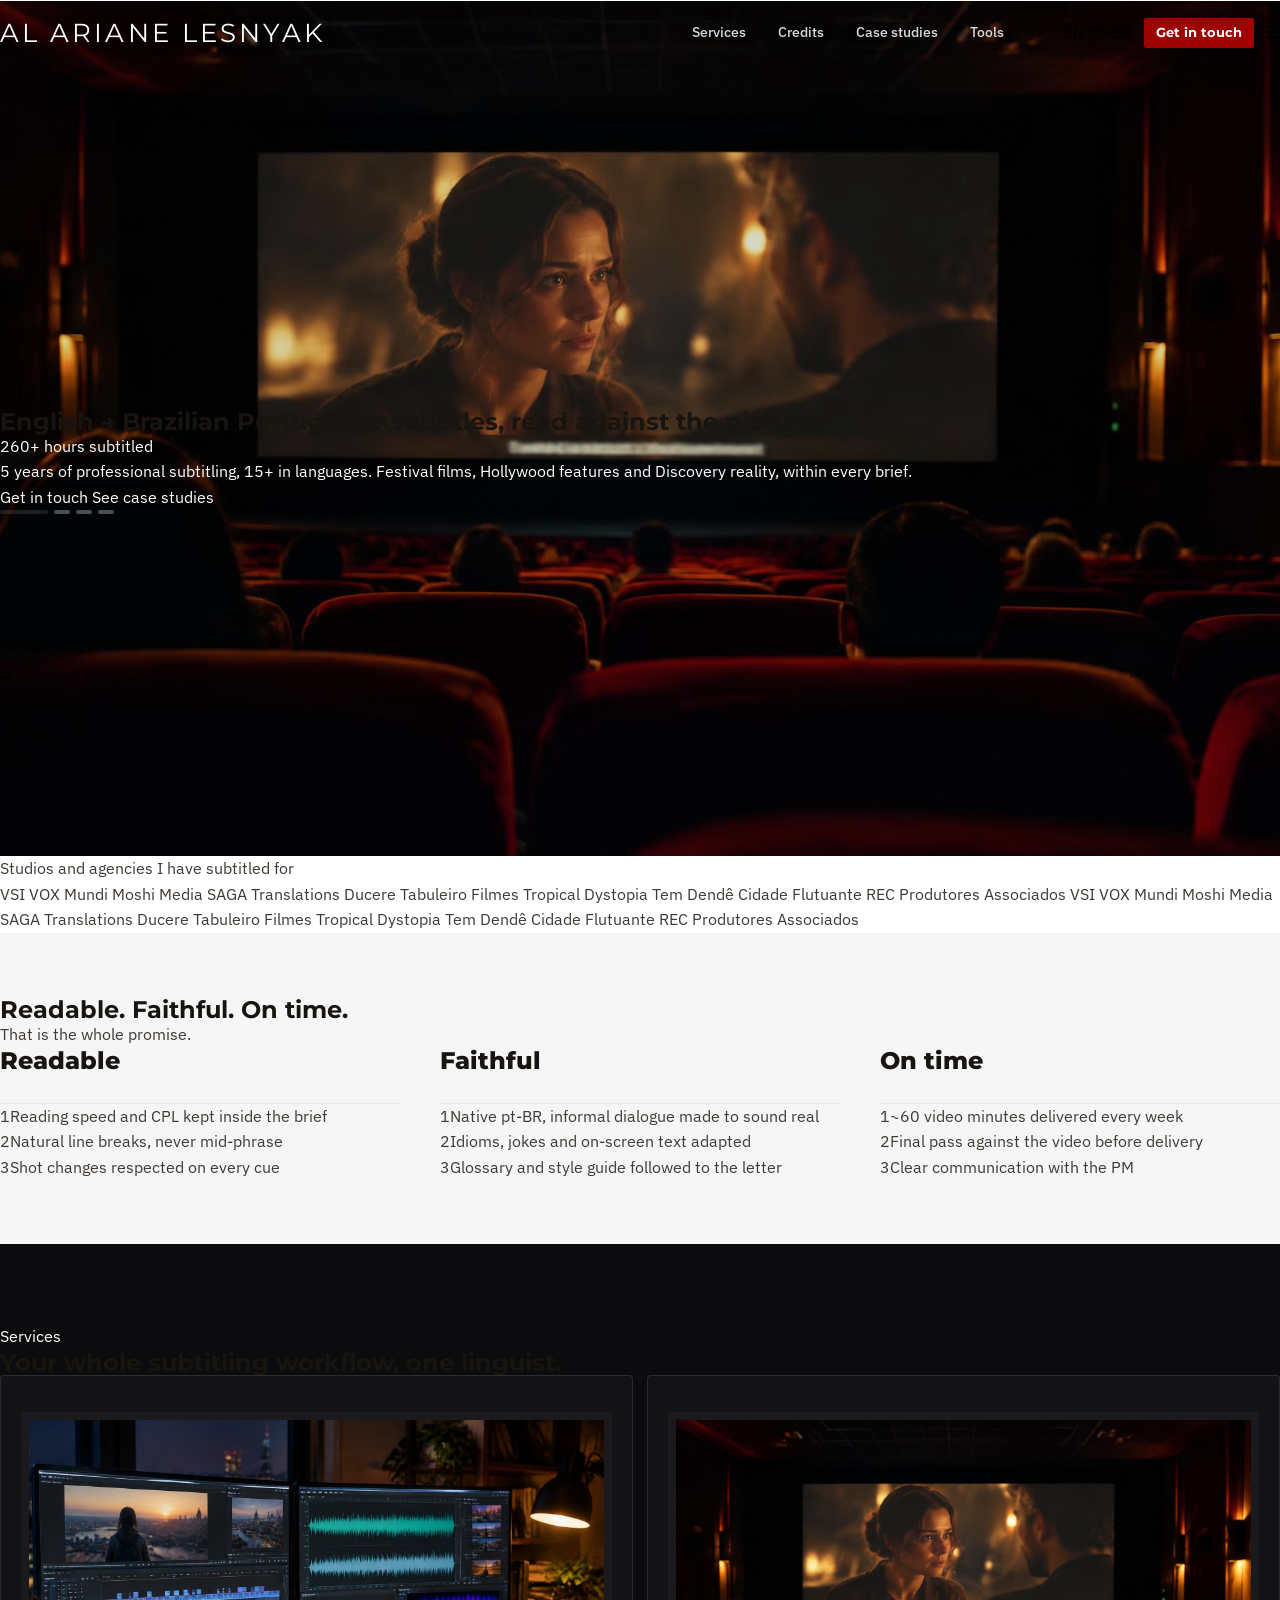
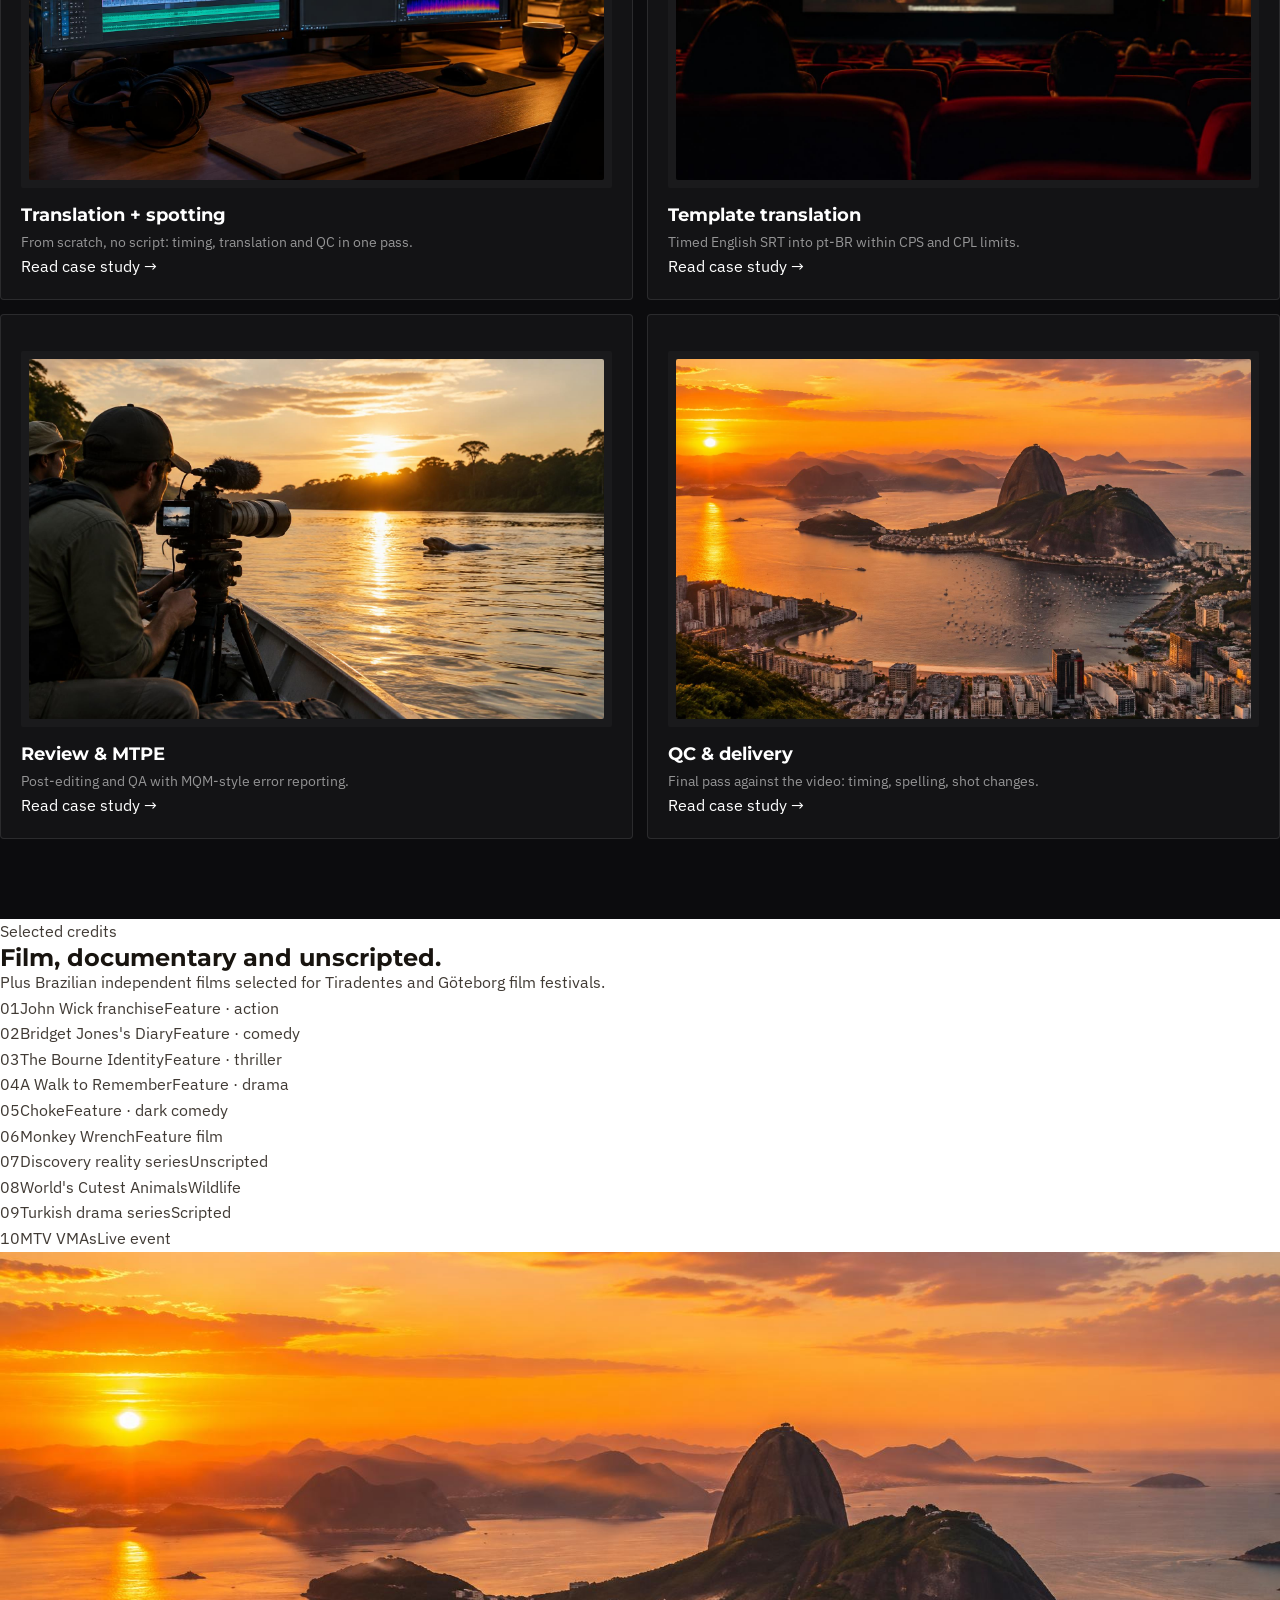
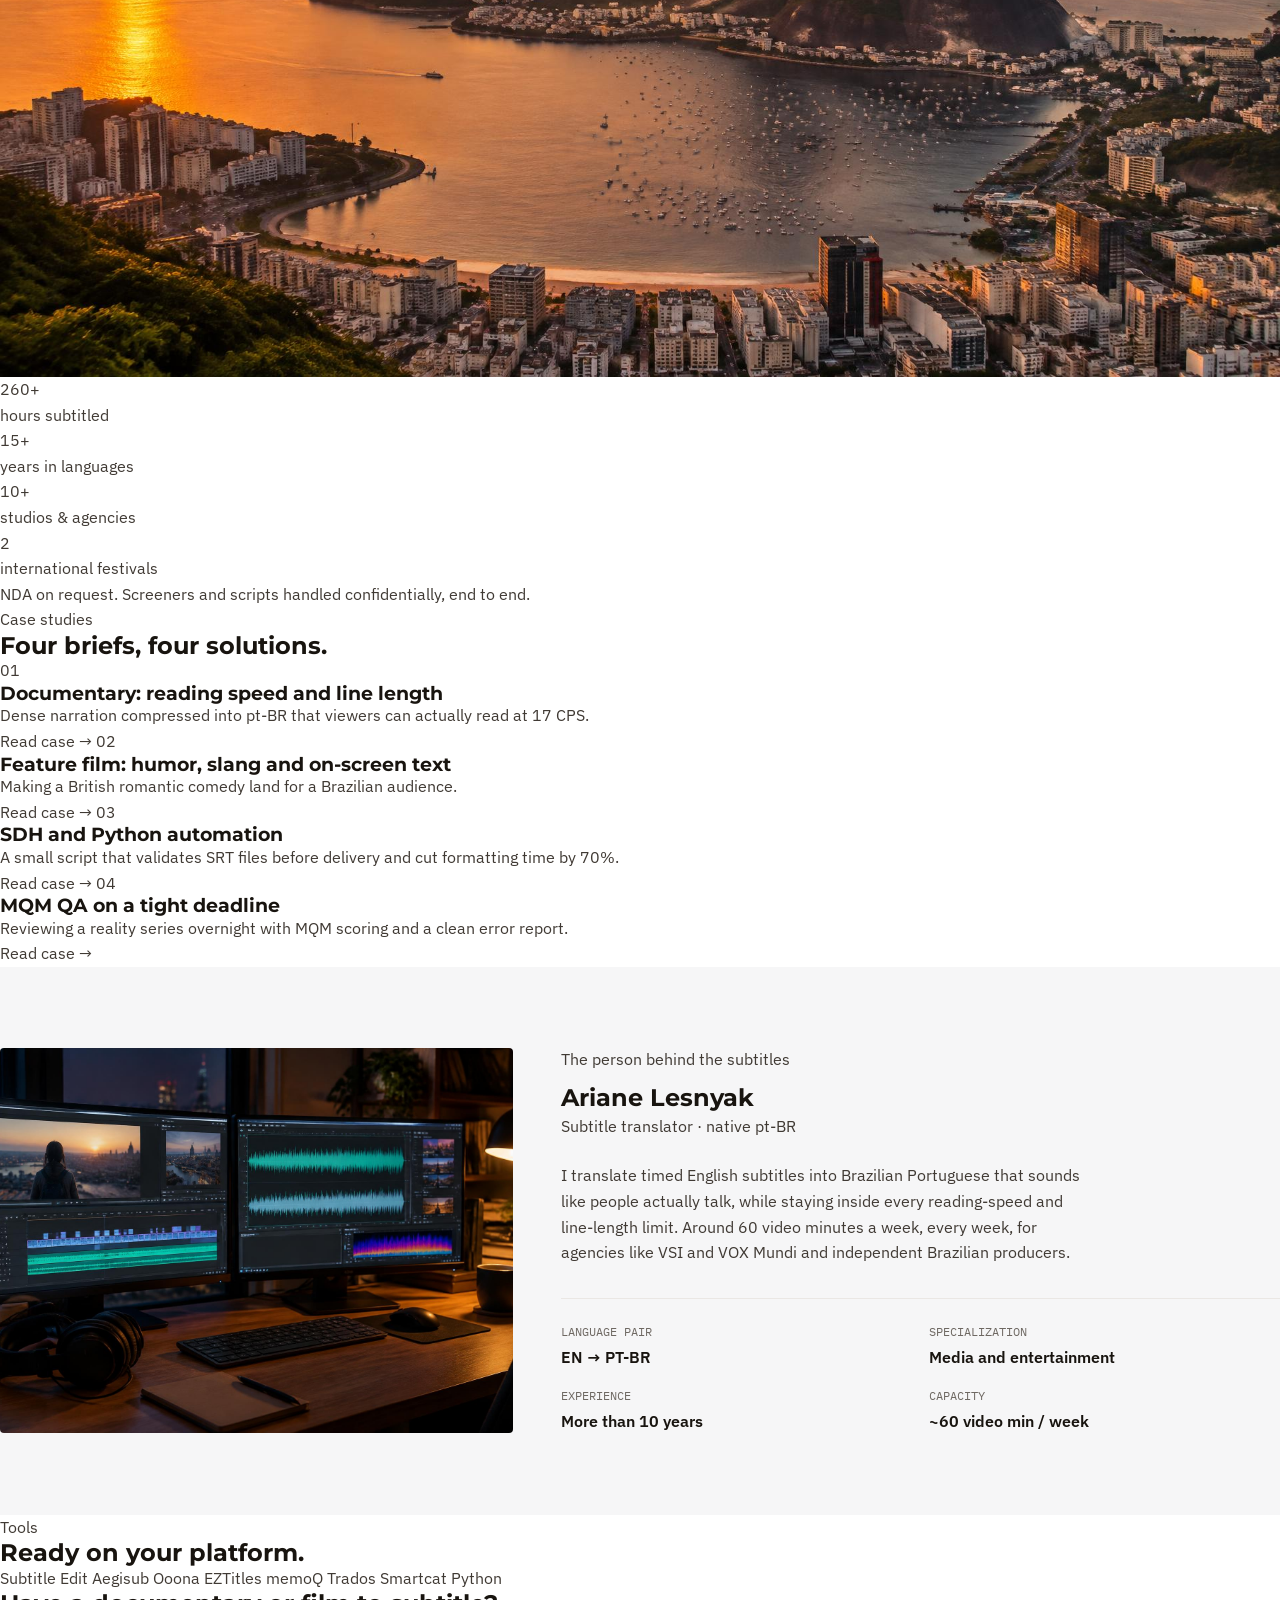
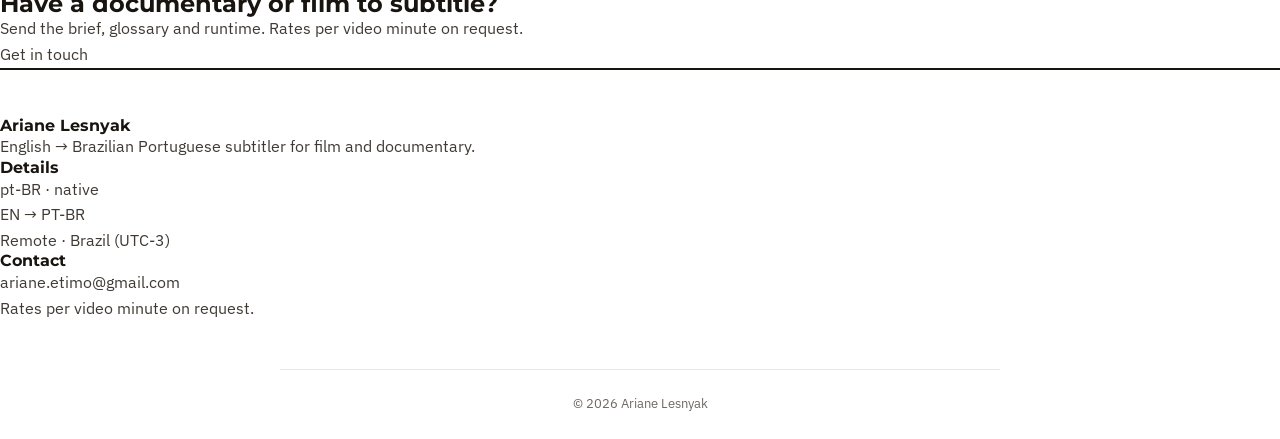
<file: fas.html>
<!doctype html>
<html lang="en">
<head>
  <meta charset="utf-8">
  <meta name="viewport" content="width=device-width, initial-scale=1">
  <meta name="description" content="Brazilian Portuguese subtitles and linguistic QA for film, documentary and streaming. 260+ hours subtitled, EN → PT-BR.">
  <title>Ariane Lesnyak · EN → PT-BR Subtitler & QC</title>
  <link rel="preconnect" href="https://fonts.googleapis.com">
  <link rel="preconnect" href="https://fonts.gstatic.com" crossorigin>
  <link href="https://fonts.googleapis.com/css2?family=IBM+Plex+Mono:wght@400;500&family=IBM+Plex+Sans:wght@400;500;600&family=Montserrat:wght@600;700;800&display=swap" rel="stylesheet">
  <link rel="stylesheet" href="style.css">
</head>
<body>

  <header class="site-header">
    <div class="container nav-row">
      <a href="index.html" class="brand">
        <span class="brand-mark">AL</span>
        <span>Ariane Lesnyak</span>
      </a>
      <nav class="nav-links" aria-label="Main">
        <a href="#services">Services</a>
        <a href="#credits">Credits</a>
        <a href="#cases">Case studies</a>
        <a href="#tools">Tools</a>
      </nav>
      <div class="nav-actions">
        <div class="lang-toggle" role="group" aria-label="Language">
          <button aria-pressed="true">EN</button>
          <button aria-pressed="false">PT-BR</button>
        </div>
        <a href="mailto:ariane.etimo@gmail.com" class="btn-nav">Get in touch</a>
        <button class="menu-btn" aria-label="Menu">☰</button>
      </div>
    </div>
  </header>

  <main>
    <!-- HERO -->
    <section class="hero">
      <div class="hero-bg" aria-hidden="true">
        <img src="img/hero-cinema.jpg" alt="" class="active">
        <img src="img/hero-documentary.jpg" alt="">
        <img src="img/hero-editing.jpg" alt="">
        <img src="img/hero-rio.jpg" alt="">
      </div>
      <div class="hero-overlay" aria-hidden="true"></div>
      <div class="hero-content">
        <h1>English → Brazilian Portuguese subtitles, read against the picture.</h1>
        <p class="hero-stat">260+ hours subtitled</p>
        <p class="hero-sub">5 years of professional subtitling, 15+ in languages. Festival films, Hollywood features and Discovery reality, within every brief.</p>
        <div class="hero-actions">
          <a href="mailto:ariane.etimo@gmail.com" class="btn-primary">Get in touch</a>
          <a href="#cases" class="btn-outline">See case studies</a>
        </div>
        <div class="hero-dots" role="tablist" aria-label="Hero slides">
          <button class="active" aria-label="Slide 1"></button>
          <button aria-label="Slide 2"></button>
          <button aria-label="Slide 3"></button>
          <button aria-label="Slide 4"></button>
        </div>
      </div>
    </section>

    <!-- MARQUEE -->
    <section class="marquee-section">
      <p class="marquee-label">Studios and agencies I have subtitled for</p>
      <div class="marquee-wrap">
        <div class="marquee">
          <span class="marquee-item">VSI</span>
          <span class="marquee-item">VOX Mundi</span>
          <span class="marquee-item">Moshi Media</span>
          <span class="marquee-item">SAGA Translations</span>
          <span class="marquee-item">Ducere</span>
          <span class="marquee-item">Tabuleiro Filmes</span>
          <span class="marquee-item">Tropical Dystopia</span>
          <span class="marquee-item">Tem Dendê</span>
          <span class="marquee-item">Cidade Flutuante</span>
          <span class="marquee-item">REC Produtores Associados</span>
          <span class="marquee-item" aria-hidden="true">VSI</span>
          <span class="marquee-item" aria-hidden="true">VOX Mundi</span>
          <span class="marquee-item" aria-hidden="true">Moshi Media</span>
          <span class="marquee-item" aria-hidden="true">SAGA Translations</span>
          <span class="marquee-item" aria-hidden="true">Ducere</span>
          <span class="marquee-item" aria-hidden="true">Tabuleiro Filmes</span>
          <span class="marquee-item" aria-hidden="true">Tropical Dystopia</span>
          <span class="marquee-item" aria-hidden="true">Tem Dendê</span>
          <span class="marquee-item" aria-hidden="true">Cidade Flutuante</span>
          <span class="marquee-item" aria-hidden="true">REC Produtores Associados</span>
        </div>
      </div>
    </section>

    <!-- PROMISE -->
    <section class="promise-section container">
      <div class="promise-head reveal">
        <h2 class="section-title">Readable. Faithful. On time.</h2>
        <p class="section-sub">That is the whole promise.</p>
      </div>
      <div class="promise-grid">
        <article class="promise-card reveal">
          <h3>Readable</h3>
          <ol>
            <li><span class="promise-num">1</span><span>Reading speed and CPL kept inside the brief</span></li>
            <li><span class="promise-num">2</span><span>Natural line breaks, never mid-phrase</span></li>
            <li><span class="promise-num">3</span><span>Shot changes respected on every cue</span></li>
          </ol>
        </article>
        <article class="promise-card reveal">
          <h3>Faithful</h3>
          <ol>
            <li><span class="promise-num">1</span><span>Native pt-BR, informal dialogue made to sound real</span></li>
            <li><span class="promise-num">2</span><span>Idioms, jokes and on-screen text adapted</span></li>
            <li><span class="promise-num">3</span><span>Glossary and style guide followed to the letter</span></li>
          </ol>
        </article>
        <article class="promise-card reveal">
          <h3>On time</h3>
          <ol>
            <li><span class="promise-num">1</span><span>~60 video minutes delivered every week</span></li>
            <li><span class="promise-num">2</span><span>Final pass against the video before delivery</span></li>
            <li><span class="promise-num">3</span><span>Clear communication with the PM</span></li>
          </ol>
        </article>
      </div>
    </section>

    <!-- SERVICES -->
    <section id="services" class="services-section">
      <div class="container">
        <div class="reveal">
          <p class="eyebrow">Services</p>
          <h2 class="section-title">Your whole subtitling workflow, one linguist.</h2>
        </div>
        <div class="services-grid">
          <a href="service-translation.html" class="service-card reveal">
            <div class="service-img"><img src="img/hero-editing.jpg" alt=""></div>
            <div class="service-body">
              <h3>Translation + spotting</h3>
              <p>From scratch, no script: timing, translation and QC in one pass.</p>
              <span class="service-link">Read case study <span>→</span></span>
            </div>
          </a>
          <a href="service-template.html" class="service-card reveal">
            <div class="service-img"><img src="img/hero-cinema.jpg" alt=""></div>
            <div class="service-body">
              <h3>Template translation</h3>
              <p>Timed English SRT into pt-BR within CPS and CPL limits.</p>
              <span class="service-link">Read case study <span>→</span></span>
            </div>
          </a>
          <a href="service-review-mtpe.html" class="service-card reveal">
            <div class="service-img"><img src="img/hero-documentary.jpg" alt=""></div>
            <div class="service-body">
              <h3>Review &amp; MTPE</h3>
              <p>Post-editing and QA with MQM-style error reporting.</p>
              <span class="service-link">Read case study <span>→</span></span>
            </div>
          </a>
          <a href="service-qc-delivery.html" class="service-card reveal">
            <div class="service-img"><img src="img/hero-rio.jpg" alt=""></div>
            <div class="service-body">
              <h3>QC &amp; delivery</h3>
              <p>Final pass against the video: timing, spelling, shot changes.</p>
              <span class="service-link">Read case study <span>→</span></span>
            </div>
          </a>
        </div>
      </div>
    </section>

    <!-- CREDITS -->
    <section id="credits" class="credits-section container">
      <div class="reveal">
        <p class="eyebrow">Selected credits</p>
        <h2 class="section-title">Film, documentary and unscripted.</h2>
        <p class="section-sub">Plus Brazilian independent films selected for Tiradentes and Göteborg film festivals.</p>
      </div>
      <div class="credits-list">
        <div class="credit-item reveal"><span class="credit-num">01</span><span class="credit-title">John Wick franchise</span><span class="credit-type">Feature · action</span></div>
        <div class="credit-item reveal"><span class="credit-num">02</span><span class="credit-title">Bridget Jones's Diary</span><span class="credit-type">Feature · comedy</span></div>
        <div class="credit-item reveal"><span class="credit-num">03</span><span class="credit-title">The Bourne Identity</span><span class="credit-type">Feature · thriller</span></div>
        <div class="credit-item reveal"><span class="credit-num">04</span><span class="credit-title">A Walk to Remember</span><span class="credit-type">Feature · drama</span></div>
        <div class="credit-item reveal"><span class="credit-num">05</span><span class="credit-title">Choke</span><span class="credit-type">Feature · dark comedy</span></div>
        <div class="credit-item reveal"><span class="credit-num">06</span><span class="credit-title">Monkey Wrench</span><span class="credit-type">Feature film</span></div>
        <div class="credit-item reveal"><span class="credit-num">07</span><span class="credit-title">Discovery reality series</span><span class="credit-type">Unscripted</span></div>
        <div class="credit-item reveal"><span class="credit-num">08</span><span class="credit-title">World's Cutest Animals</span><span class="credit-type">Wildlife</span></div>
        <div class="credit-item reveal"><span class="credit-num">09</span><span class="credit-title">Turkish drama series</span><span class="credit-type">Scripted</span></div>
        <div class="credit-item reveal"><span class="credit-num">10</span><span class="credit-title">MTV VMAs</span><span class="credit-type">Live event</span></div>
      </div>
    </section>

    <!-- METRICS -->
    <section class="metrics-section">
      <div class="metrics-bg" aria-hidden="true"><img src="img/hero-rio.jpg" alt=""></div>
      <div class="container">
        <div class="metrics-grid">
          <div class="reveal"><p class="metric-value">260+</p><p class="metric-label">hours subtitled</p></div>
          <div class="reveal"><p class="metric-value">15+</p><p class="metric-label">years in languages</p></div>
          <div class="reveal"><p class="metric-value">10+</p><p class="metric-label">studios &amp; agencies</p></div>
          <div class="reveal"><p class="metric-value">2</p><p class="metric-label">international festivals</p></div>
        </div>
        <p class="metrics-foot">NDA on request. Screeners and scripts handled confidentially, end to end.</p>
      </div>
    </section>

    <!-- CASES -->
    <section id="cases" class="cases-section container">
      <div class="reveal">
        <p class="eyebrow">Case studies</p>
        <h2 class="section-title">Four briefs, four solutions.</h2>
      </div>
      <div class="cases-grid">
        <a href="service-translation.html" class="case-card reveal">
          <span class="case-num">01</span>
          <h3>Documentary: reading speed and line length</h3>
          <p>Dense narration compressed into pt-BR that viewers can actually read at 17 CPS.</p>
          <span class="case-link">Read case <span>→</span></span>
        </a>
        <a href="service-template.html" class="case-card reveal">
          <span class="case-num">02</span>
          <h3>Feature film: humor, slang and on-screen text</h3>
          <p>Making a British romantic comedy land for a Brazilian audience.</p>
          <span class="case-link">Read case <span>→</span></span>
        </a>
        <a href="service-review-mtpe.html" class="case-card reveal">
          <span class="case-num">03</span>
          <h3>SDH and Python automation</h3>
          <p>A small script that validates SRT files before delivery and cut formatting time by 70%.</p>
          <span class="case-link">Read case <span>→</span></span>
        </a>
        <a href="service-qc-delivery.html" class="case-card reveal">
          <span class="case-num">04</span>
          <h3>MQM QA on a tight deadline</h3>
          <p>Reviewing a reality series overnight with MQM scoring and a clean error report.</p>
          <span class="case-link">Read case <span>→</span></span>
        </a>
      </div>
    </section>

    <!-- PERSON -->
    <section class="person-section">
      <div class="container person-grid">
        <div class="person-img reveal"><img src="img/hero-editing.jpg" alt="Subtitling workstation"></div>
        <div class="person-info reveal">
          <p class="eyebrow">The person behind the subtitles</p>
          <h2 class="section-title" style="margin-top:.75rem">Ariane Lesnyak</h2>
          <p style="margin-top:.25rem;color:var(--muted-foreground)">Subtitle translator · native pt-BR</p>
          <p style="margin-top:1.5rem;color:var(--ink-soft);max-width:52ch">I translate timed English subtitles into Brazilian Portuguese that sounds like people actually talk, while staying inside every reading-speed and line-length limit. Around 60 video minutes a week, every week, for agencies like VSI and VOX Mundi and independent Brazilian producers.</p>
          <dl>
            <div><dt>Language pair</dt><dd>EN → PT-BR</dd></div>
            <div><dt>Specialization</dt><dd>Media and entertainment</dd></div>
            <div><dt>Experience</dt><dd>More than 10 years</dd></div>
            <div><dt>Capacity</dt><dd>~60 video min / week</dd></div>
          </dl>
        </div>
      </div>
    </section>

    <!-- TOOLS + CTA -->
    <section id="tools" class="tools-section container">
      <div class="reveal">
        <p class="eyebrow">Tools</p>
        <h2 class="section-title">Ready on your platform.</h2>
      </div>
      <div class="tools-list reveal">
        <span class="tool-chip">Subtitle Edit</span>
        <span class="tool-chip">Aegisub</span>
        <span class="tool-chip">Ooona</span>
        <span class="tool-chip">EZTitles</span>
        <span class="tool-chip">memoQ</span>
        <span class="tool-chip">Trados</span>
        <span class="tool-chip">Smartcat</span>
        <span class="tool-chip">Python</span>
      </div>
      <div class="cta-box reveal">
        <h2>Have a documentary or film to subtitle?</h2>
        <p>Send the brief, glossary and runtime. Rates per video minute on request.</p>
        <a href="mailto:ariane.etimo@gmail.com" class="btn-primary">Get in touch</a>
      </div>
    </section>
  </main>

  <footer class="site-footer">
    <div class="container">
      <div class="footer-grid">
        <div class="footer-col">
          <h4>Ariane Lesnyak</h4>
          <p>English → Brazilian Portuguese subtitler for film and documentary.</p>
        </div>
        <div class="footer-col">
          <h4>Details</h4>
          <p>pt-BR · native</p>
          <p>EN → PT-BR</p>
          <p>Remote · Brazil (UTC-3)</p>
        </div>
        <div class="footer-col">
          <h4>Contact</h4>
          <p><a href="mailto:ariane.etimo@gmail.com">ariane.etimo@gmail.com</a></p>
          <p>Rates per video minute on request.</p>
        </div>
      </div>
      <p class="footer-bottom">© 2026 Ariane Lesnyak</p>
    </div>
  </footer>

  <script src="app.js"></script>
</body>
</html>
</file>
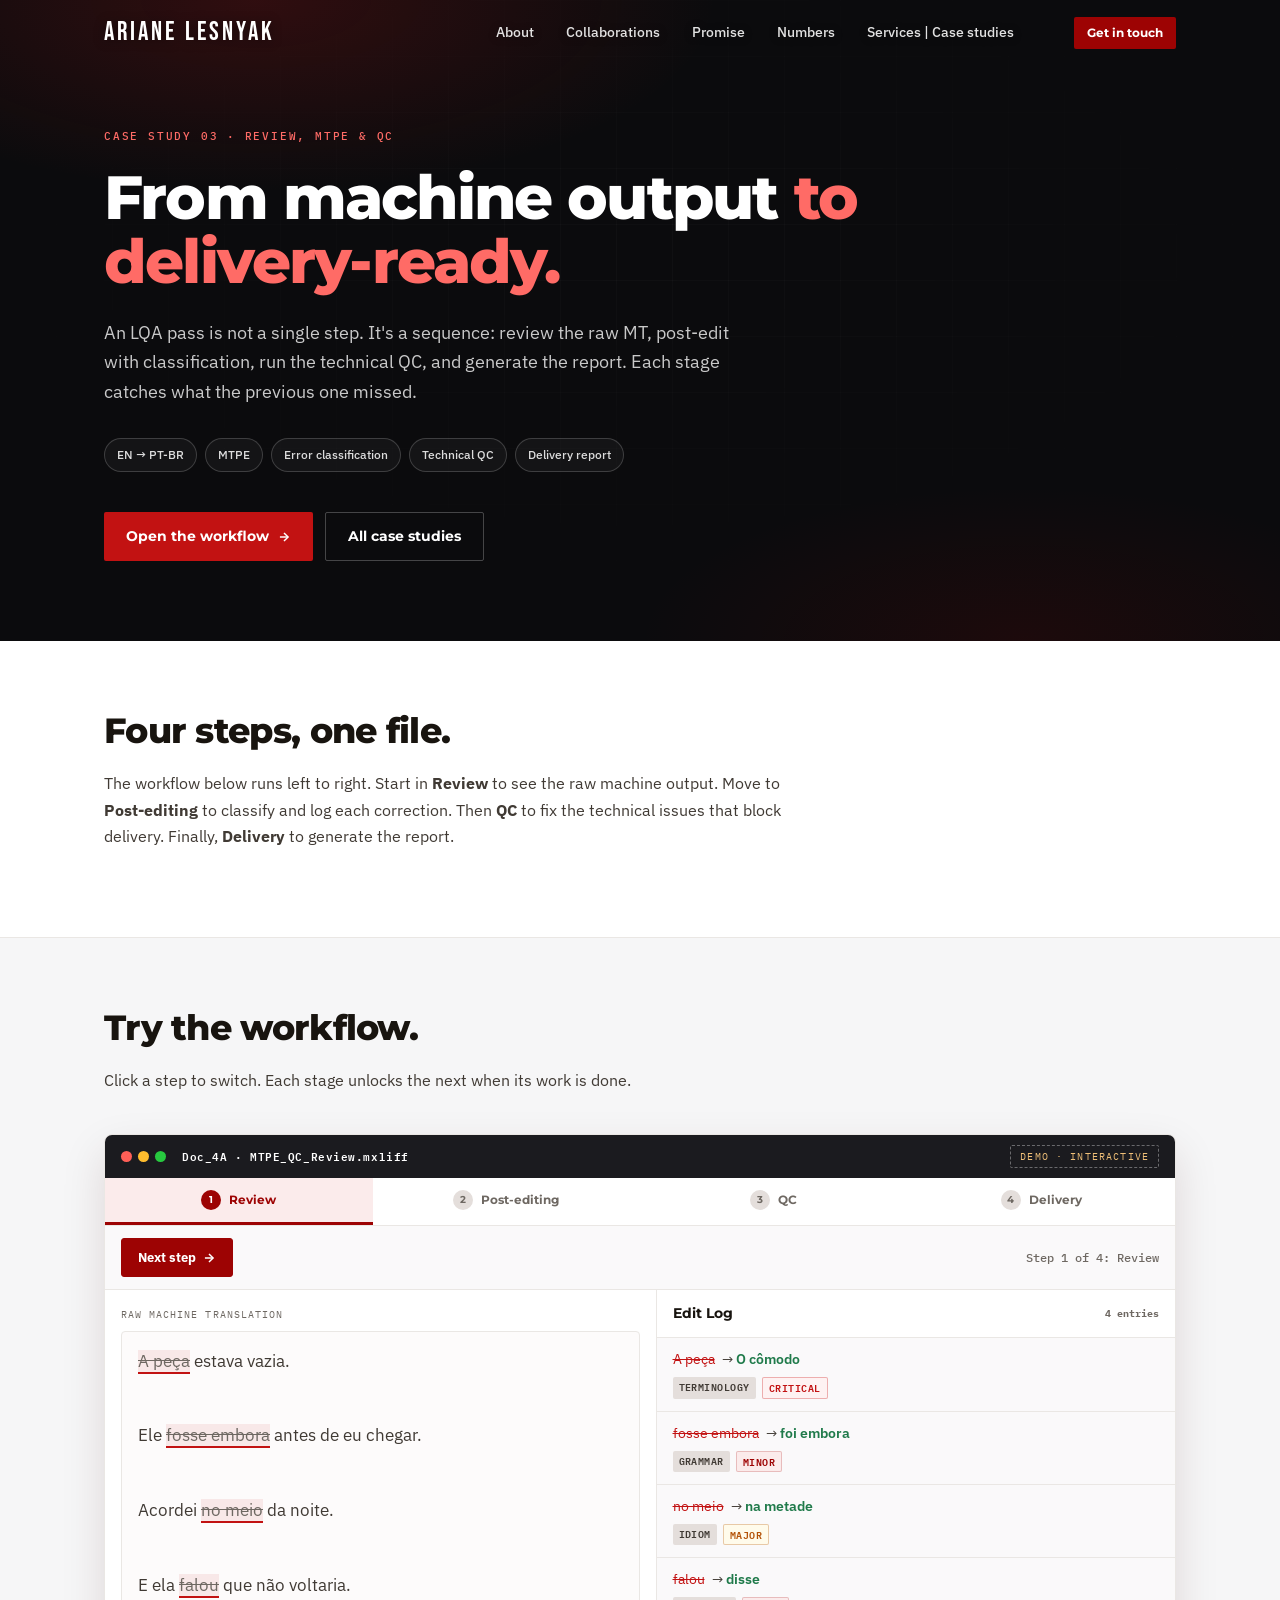
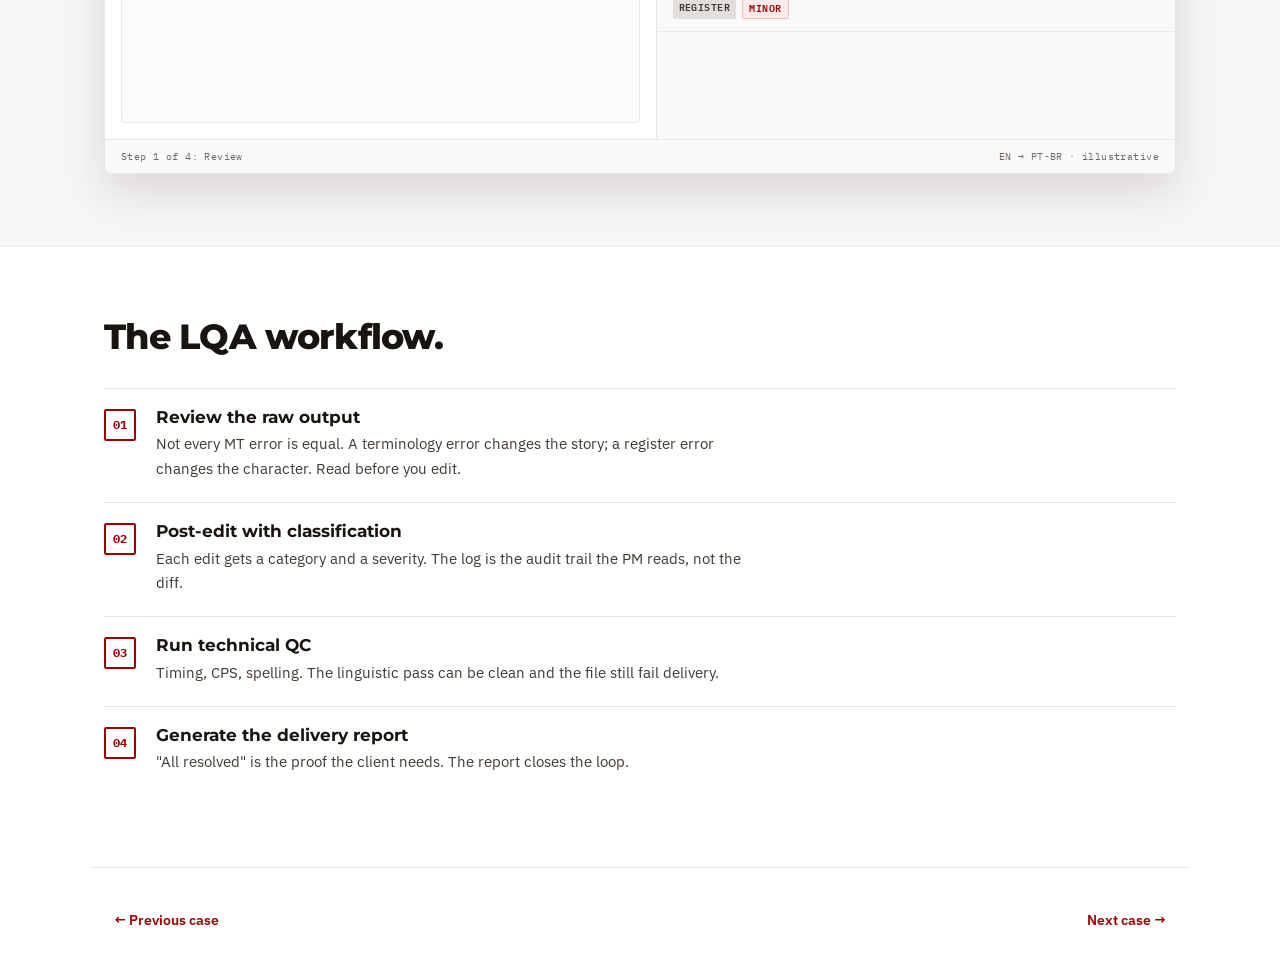
<file: service-review-mtpe.html>
<!doctype html>
<html lang="en">
<head>
  <meta charset="utf-8">
  <meta name="viewport" content="width=device-width, initial-scale=1">
  <title>Case 03 · Review, MTPE & QC · Ariane Lesnyak</title>
  <meta name="description" content="Interactive LQA workflow: review raw MT, post-edit with classification, run technical QC, and generate a delivery report.">
  <link rel="preconnect" href="https://fonts.googleapis.com">
  <link rel="preconnect" href="https://fonts.gstatic.com" crossorigin>
  <link href="https://fonts.googleapis.com/css2?family=Bebas+Neue&family=IBM+Plex+Mono:wght@400;500&family=IBM+Plex+Sans:wght@400;500;600&family=Montserrat:wght@600;700;800&display=swap" rel="stylesheet">

<style>
:root {
  --red-500: #C21212; --red-600: #9D0303; --red-700: #7A0202;
  --n-100: #F1EDEB; --n-200: #E4DEDB; --n-300: #CCC4C0; --n-400: #A69C97; --n-500: #7B716C;
  --bg: #FFFFFF; --surface: #FFFFFF; --surface-2: #F6F6F7;
  --ink: #18140F; --ink-soft: #403A34; --muted: #6E6862;
  --line: #EAE7E4; --line-strong: #D8D4D0;
  --brand: #9D0303; --brand-ink: #7A0202; --brand-tint: #FBEBEB;
  --signal: #C21212; --on-dark: #D81919;
  --dark: #0c0c0e; --dark-2: #0b0b0d; --on-dark-text: #FF6B66;
  --ok: #1f7a4a; --ok-bg: #f0fdf4;
  --bad: #C21212; --bad-bg: #fef2f2;
  --warn: #b45309; --warn-bg: #fffbeb;

  --display: "Montserrat", "Segoe UI", system-ui, sans-serif;
  --body: "IBM Plex Sans", "Segoe UI", system-ui, sans-serif;
  --mono: "IBM Plex Mono", ui-monospace, Menlo, monospace;
  --logo: "Bebas Neue", "Montserrat", sans-serif;

  --maxw: 1120px;
  --shadow-lg: 0 18px 44px rgba(61,0,0,.13);
}

* { box-sizing: border-box; margin: 0; padding: 0; }
html { scroll-behavior: smooth; scroll-padding-top: 84px; }
body { background: var(--bg); color: var(--ink-soft); font-family: var(--body); font-size: 16px; line-height: 1.6; -webkit-font-smoothing: antialiased; overflow-x: hidden; }
h1, h2, h3, h4 { font-family: var(--display); color: var(--ink); margin: 0; line-height: 1.05; }
a { color: inherit; text-decoration: none; }
img, svg { display: block; max-width: 100%; }
button { font: inherit; cursor: pointer; background: none; border: none; color: inherit; }
ul, ol { list-style: none; }
:focus-visible { outline: 2px solid var(--brand); outline-offset: 3px; }
.wrap { max-width: var(--maxw); margin-inline: auto; padding-inline: 24px; }

/* HEADER & HERO */
.site-header { position: fixed; top: 0; left: 0; right: 0; z-index: 100; background: transparent; border-bottom: 1px solid transparent; transition: background .25s ease, border-color .25s ease, box-shadow .25s ease; }
.site-header.scrolled { background: rgba(255,255,255,0.92); border-bottom-color: var(--line); box-shadow: 0 2px 10px rgba(0,0,0,.06); }
@supports (backdrop-filter: blur(1px)) or (-webkit-backdrop-filter: blur(1px)) { .site-header.scrolled { background: rgba(255,255,255,0.82); -webkit-backdrop-filter: blur(12px); backdrop-filter: blur(12px); } }
.site-header .nav-row { display: flex; align-items: center; justify-content: space-between; height: 66px; gap: 24px; max-width: var(--maxw); margin-inline: auto; padding-inline: 24px; }
.brand { font-family: var(--logo); font-size: 1.6rem; letter-spacing: 0.12em; text-transform: uppercase; color: #fff; text-shadow: 0 1px 12px rgba(0,0,0,0.45); transition: color .25s ease, text-shadow .25s ease; }
.site-header.scrolled .brand { color: #9d1402; text-shadow: none; }
.nav-links { display: flex; align-items: center; gap: 24px; font-size: 0.85rem; font-weight: 500; margin-left: auto; margin-right: 32px; }
.nav-links a { color: rgba(255,255,255,0.88); text-shadow: 0 1px 8px rgba(0,0,0,0.4); padding: 6px 4px; position: relative; transition: color .15s ease; }
.nav-links a::after { content: ''; position: absolute; left: 4px; right: 4px; bottom: 0; height: 1.5px; background: currentColor; transform: scaleX(0); transform-origin: left; transition: transform .25s ease; }
.nav-links a:hover::after { transform: scaleX(1); }
.site-header.scrolled .nav-links a { color: var(--muted); text-shadow: none; }
.site-header.scrolled .nav-links a:hover { color: var(--ink); }
.nav-actions { display: flex; align-items: center; gap: 12px; }
.btn-nav { display: inline-flex; align-items: center; padding: 6px 13px; border-radius: 2px; background: var(--brand); color: #fff; font-family: var(--display); font-weight: 700; font-size: 0.78rem; transition: background .15s ease; }
.btn-nav:hover { background: var(--signal); }

.hero-dark { position: relative; overflow: hidden; background: var(--dark-2); color: #fff; padding-block: 8rem 5rem; }
.hero-dark::before { content: ''; position: absolute; inset: 0; background: radial-gradient(ellipse 60% 50% at 20% 0%, rgba(216,25,25,0.18), transparent 60%), radial-gradient(ellipse 50% 40% at 80% 100%, rgba(157,3,3,0.12), transparent 60%); pointer-events: none; }
.hero-dark::after { content: ''; position: absolute; inset: 0; background-image: linear-gradient(rgba(255,255,255,.025) 1px, transparent 1px), linear-gradient(90deg, rgba(255,255,255,.025) 1px, transparent 1px); background-size: 56px 56px; mask-image: radial-gradient(70% 70% at 50% 40%, #000, transparent 80%); -webkit-mask-image: radial-gradient(70% 70% at 50% 40%, #000, transparent 80%); pointer-events: none; }
.hero-dark .wrap { position: relative; z-index: 2; }
.hero-eyebrow { font-family: var(--mono); font-size: 0.7rem; letter-spacing: 0.16em; text-transform: uppercase; color: var(--on-dark-text); margin-bottom: 1.25rem; font-weight: 500; }
.hero-dark h1 { color: #fff; font-weight: 800; font-size: clamp(2.2rem, 5vw, 3.8rem); letter-spacing: -0.03em; line-height: 1.05; max-width: 22ch; }
.hero-dark h1 .accent { color: var(--on-dark-text); }
.hero-dark .sub { margin-top: 1.5rem; font-size: 1.12rem; color: rgba(255,255,255,0.78); max-width: 58ch; line-height: 1.65; }
.hero-meta { display: flex; flex-wrap: wrap; gap: 8px; margin-top: 2rem; }
.hero-meta span { padding: 6px 12px; border: 1px solid rgba(255,255,255,0.18); border-radius: 999px; font-size: 0.78rem; font-weight: 500; color: rgba(255,255,255,0.85); background: rgba(255,255,255,0.04); }
.hero-actions { display: flex; gap: 12px; margin-top: 2.5rem; flex-wrap: wrap; }
.btn-hero { display: inline-flex; align-items: center; gap: 8px; padding: 12px 22px; border-radius: 2px; background: var(--signal); color: #fff; font-family: var(--display); font-weight: 700; font-size: 0.9rem; transition: background .2s ease; }
.btn-hero:hover { background: var(--on-dark); }
.btn-hero-ghost { display: inline-flex; align-items: center; gap: 8px; padding: 12px 22px; border-radius: 2px; border: 1px solid rgba(255,255,255,0.24); color: #fff; font-family: var(--display); font-weight: 700; font-size: 0.9rem; transition: border-color .2s ease, background .2s ease; }
.btn-hero-ghost:hover { border-color: rgba(255,255,255,0.6); background: rgba(255,255,255,0.06); }

.section { padding-block: 4.5rem; }
.section.alt { background: var(--surface-2); border-top: 1px solid var(--line); border-bottom: 1px solid var(--line); }
.section h2 { font-weight: 800; font-size: clamp(1.6rem, 3vw, 2.2rem); letter-spacing: -0.02em; margin-bottom: 1.25rem; }
.section p { color: var(--ink-soft); max-width: 68ch; margin-bottom: 1rem; line-height: 1.65; }

/* WORKSPACE */
.workspace { margin-top: 2.5rem; background: #fff; border: 1px solid var(--line); border-radius: 8px; overflow: hidden; box-shadow: var(--shadow-lg); display: flex; flex-direction: column; min-height: 640px; position: relative; }
.ws-titlebar { display: flex; align-items: center; gap: 12px; padding: 10px 16px; background: #1b1b1f; color: rgba(255,255,255,.75); font-family: var(--mono); font-size: 0.7rem; letter-spacing: 0.05em; flex-shrink: 0; }
.ws-dots { display: flex; gap: 6px; }
.ws-dots span { width: 11px; height: 11px; border-radius: 50%; background: rgba(255,255,255,.22); }
.ws-dots span:nth-child(1) { background: #ff5f57; }
.ws-dots span:nth-child(2) { background: #ffbd2e; }
.ws-dots span:nth-child(3) { background: #27c93f; }
.ws-filename { color: #fff; font-weight: 600; margin-left: 4px; }
.ws-badge { margin-left: auto; font-size: 0.6rem; letter-spacing: 0.12em; text-transform: uppercase; padding: 3px 9px; border: 1px dashed rgba(255,255,255,.35); border-radius: 2px; color: #f0c078; }

.ws-flow { display: flex; border-bottom: 1px solid var(--line); background: #fff; flex-shrink: 0; }
.ws-flow-step { flex: 1; padding: 12px 16px; text-align: center; font-family: var(--display); font-weight: 700; font-size: 0.78rem; color: var(--muted); border-bottom: 3px solid transparent; transition: all .2s ease; display: flex; justify-content: center; align-items: center; gap: 8px; cursor: pointer; }
.ws-flow-step .num { display: inline-flex; justify-content: center; align-items: center; width: 20px; height: 20px; border-radius: 50%; background: var(--n-200); color: var(--muted); font-size: 0.65rem; }
.ws-flow-step:hover { color: var(--ink); background: #faf9fa; }
.ws-flow-step.active { color: var(--brand); border-bottom-color: var(--brand); background: var(--brand-tint); }
.ws-flow-step.active .num { background: var(--brand); color: #fff; }
.ws-flow-step.done .num { background: var(--ok); color: #fff; }
.ws-flow-step.done { color: var(--ok); }

.ws-toolbar { display: flex; flex-wrap: wrap; align-items: center; gap: 16px; padding: 12px 16px; border-bottom: 1px solid var(--line); background: #faf9fa; flex-shrink: 0; }
.btn-tool { display: inline-flex; align-items: center; gap: 6px; padding: 8px 16px; border-radius: 3px; font-size: 0.82rem; font-weight: 700; color: #fff; background: var(--brand); border: 1px solid var(--brand); transition: all .15s ease; }
.btn-tool:hover { background: var(--brand-ink); }
.btn-tool.secondary { background: #fff; color: var(--ink); border-color: var(--line-strong); }
.btn-tool.secondary:hover { border-color: var(--brand); color: var(--brand); }
.btn-tool:disabled { opacity: 0.5; cursor: not-allowed; }
.ws-run-status { margin-left: auto; font-family: var(--mono); font-size: 0.75rem; font-weight: 500; color: var(--muted); display: flex; align-items: center; gap: 8px; }
.spinner { width: 12px; height: 12px; border: 2px solid var(--line-strong); border-top-color: var(--brand); border-radius: 50%; animation: spin 1s linear infinite; display: none; }
@keyframes spin { to { transform: rotate(360deg); } }

.ws-main { display: flex; flex: 1; min-height: 0; overflow: hidden; }
.ws-panel { display: flex; flex-direction: column; flex: 1; min-width: 0; }
.ws-panel-left { padding: 16px; background: #fff; border-right: 1px solid var(--line); }
.ws-panel-right { background: #faf9fa; }
.ws-panel-title { font-family: var(--mono); font-size: 0.65rem; letter-spacing: 0.1em; text-transform: uppercase; color: var(--muted); margin-bottom: 8px; display: flex; justify-content: space-between; align-items: center; flex-shrink: 0; }
.ws-text-display { padding: 16px; background: #fdfbfb; border: 1px solid var(--line); border-radius: 4px; font-size: 1.05rem; line-height: 1.8; color: var(--ink); flex: 1; overflow-y: auto; }
.ws-text-display p { margin-bottom: 1em; }
.ws-text-display p:last-child { margin-bottom: 0; }

/* Preview with subtitles at bottom */
.ws-preview-box { position: relative; background: #0d0d10; border-radius: 4px; min-height: 180px; display: flex; flex-direction: column; justify-content: space-between; padding: 12px; flex: 1; }
.ws-preview-label { font-family: var(--mono); font-size: 0.58rem; letter-spacing: 0.12em; text-transform: uppercase; color: rgba(255,255,255,.5); background: rgba(0,0,0,.4); padding: 2px 6px; border-radius: 2px; align-self: flex-start; }
.ws-preview-subtitle { background: rgba(0,0,0,.7); color: #fff; font-family: var(--body); font-size: 1rem; text-align: center; padding: 6px 12px; border-radius: 3px; align-self: center; max-width: 90%; margin-bottom: 4px; }
.ws-preview-subtitle.error { color: #fca5a5; }
.ws-preview-subtitle.ok { color: #86efac; }

.hl-err { background: rgba(194,18,18,0.08); border-bottom: 2px solid var(--bad); text-decoration: line-through; color: var(--muted); transition: all .3s ease; }
.hl-fix { background: rgba(31,122,74,0.08); border-bottom: 2px solid var(--ok); color: var(--ok); font-weight: 500; transition: all .3s ease; }
.hl-active { background: rgba(31,122,74,0.15); box-shadow: 0 0 0 2px var(--ok); border-radius: 2px; }

/* Source/Target fields side by side */
.ws-st-fields { display: flex; gap: 10px; margin-bottom: 12px; }
.ws-st-field { flex: 1; display: flex; flex-direction: column; gap: 4px; }
.ws-st-label { font-family: var(--mono); font-size: 0.6rem; letter-spacing: 0.1em; text-transform: uppercase; color: var(--muted); }
.ws-st-input { width: 100%; padding: 8px 10px; border: 1px solid var(--line-strong); border-radius: 3px; font-family: var(--body); font-size: 0.85rem; color: var(--ink); background: #fff; }
.ws-st-input[readonly] { background: #fbf9f8; color: var(--ink-soft); }

.ws-edit-label { font-family: var(--mono); font-size: 0.6rem; letter-spacing: 0.1em; text-transform: uppercase; color: var(--muted); display: block; margin-bottom: 4px; }
.ws-edit-input { width: 100%; padding: 8px 10px; border: 1px solid var(--line-strong); border-radius: 3px; font-family: var(--body); font-size: 0.85rem; color: var(--ink); line-height: 1.4; }
.ws-edit-input:focus { outline: 2px solid var(--brand); outline-offset: 1px; }
.ws-edit-input.textarea { resize: vertical; min-height: 56px; }
.ws-edit-row { margin-bottom: 10px; }
.ws-suggestions { display: flex; flex-direction: column; gap: 6px; margin: 10px 0; }
.ws-suggestion { text-align: left; padding: 6px 10px; border: 1px dashed var(--line-strong); border-radius: 3px; font-size: 0.78rem; color: var(--ink-soft); background: #fff; transition: all .15s ease; display: flex; justify-content: space-between; align-items: center; }
.ws-suggestion:hover { border-color: var(--brand); color: var(--brand); background: var(--brand-tint); }
.ws-suggestion.good { border-color: var(--ok); color: var(--ok); background: var(--ok-bg); }
.ws-suggestion.selected { border-color: var(--brand); background: var(--brand-tint); }
.ws-suggestion .opt-label { font-family: var(--mono); font-size: 0.6rem; color: var(--muted); margin-right: 6px; flex-shrink: 0; }
.ws-suggestion .opt-cps { font-family: var(--mono); font-size: 0.65rem; color: var(--muted); margin-left: 8px; }
.ws-suggestion .opt-cps.bad { color: var(--bad); font-weight: 600; }
.ws-suggestion .opt-cps.ok { color: var(--ok); font-weight: 600; }
.ws-hint { font-size: 0.72rem; color: var(--muted); font-style: italic; margin-top: 4px; }
.ws-hint code { font-family: var(--mono); font-size: 0.75rem; background: var(--n-200); padding: 1px 4px; border-radius: 2px; color: var(--ink); }

.ws-log-header { padding: 12px 16px; border-bottom: 1px solid var(--line); font-family: var(--display); font-weight: 700; font-size: 0.9rem; color: var(--ink); display: flex; justify-content: space-between; align-items: center; background: #fff; flex-shrink: 0; }
.ws-log-list { flex: 1; overflow-y: auto; }
.ws-log-item { display: grid; grid-template-columns: 1fr auto; gap: 12px; padding: 12px 16px; border-bottom: 1px solid var(--line); transition: background .2s ease; cursor: pointer; position: relative; }
.ws-log-item:hover { background: #fff; }
.ws-log-item.logged { background: var(--ok-bg); border-left: 3px solid var(--ok); }
.ws-log-item.logged .ws-log-action-btn { display: none; }
.ws-log-meta { display: flex; flex-direction: column; gap: 4px; }
.ws-log-edit { font-size: 0.85rem; line-height: 1.4; }
.ws-log-from { color: var(--bad); text-decoration: line-through; margin-right: 4px; }
.ws-log-to { color: var(--ok); font-weight: 600; }
.ws-log-tags { display: flex; gap: 6px; margin-top: 4px; }
.ws-tag { font-family: var(--mono); font-size: 0.6rem; padding: 2px 6px; border-radius: 2px; text-transform: uppercase; letter-spacing: 0.05em; font-weight: 600; }
.ws-tag.cat { background: var(--n-200); color: var(--ink-soft); }
.ws-tag.sev-critical { background: var(--bad-bg); color: var(--bad); border: 1px solid rgba(194,18,18,0.3); }
.ws-tag.sev-major { background: var(--warn-bg); color: var(--warn); border: 1px solid rgba(180,83,9,0.3); }
.ws-tag.sev-minor { background: var(--brand-tint); color: var(--brand); border: 1px solid rgba(157,3,3,0.2); }
.ws-log-action-btn { padding: 4px 10px; font-size: 0.7rem; font-weight: 600; color: var(--brand); border: 1px solid var(--brand); border-radius: 3px; background: #fff; transition: all .15s ease; height: fit-content; align-self: center; }
.ws-log-action-btn:hover { background: var(--brand); color: #fff; }

.ws-qc-tabs { display: flex; gap: 8px; padding: 12px 16px; border-bottom: 1px solid var(--line); background: #fff; flex-shrink: 0; }
.ws-qc-tab { padding: 6px 12px; border-radius: 3px; font-size: 0.75rem; font-weight: 600; border: 1px solid transparent; color: var(--muted); background: transparent; }
.ws-qc-tab:hover { background: #faf9fa; }
.ws-qc-tab.active { background: var(--bad-bg); color: var(--bad); border-color: var(--bad); }
.ws-qc-tab.resolved { background: var(--ok-bg); color: var(--ok); border-color: var(--ok); }
.ws-qc-editor { padding: 16px; flex: 1; overflow-y: auto; }

.ws-timeline-wrap { padding: 12px 16px; border-top: 1px solid var(--line); background: #1b1b1f; flex-shrink: 0; display: none; }
.ws-timeline-wrap.visible { display: block; }
.ws-timeline-header { display: flex; justify-content: space-between; margin-bottom: 6px; font-family: var(--mono); font-size: 0.65rem; color: #888; }
.ws-timeline { position: relative; height: 88px; background: #0d0d10; border-radius: 4px; overflow: hidden; user-select: none; touch-action: none; }
.ws-waveform { position: absolute; inset: 0; width: 100%; height: 100%; }
.ws-shot { position: absolute; top: 0; bottom: 0; border-right: 1px solid rgba(255,255,255,0.1); display: flex; align-items: center; justify-content: center; font-family: var(--mono); font-size: 0.6rem; color: rgba(255,255,255,0.2); }
.ws-cue { position: absolute; top: 26px; height: 36px; background: rgba(157,3,3,0.8); border: 1px solid rgba(255,107,102,0.5); border-radius: 3px; cursor: grab; display: flex; align-items: center; padding: 0 8px; z-index: 4; transition: background .15s ease, left .2s ease, width .2s ease; }
.ws-cue:active { cursor: grabbing; }
.ws-cue.dragging { background: rgba(255,107,102,0.9); }
.ws-cue.error { background: rgba(194,18,18,0.9); border-color: #fca5a5; animation: pulse 2s infinite; }
.ws-cue.resolved { background: rgba(31,122,74,0.9); border-color: #86efac; }
.ws-cue.solution-good { background: rgba(31,122,74,0.9); border-color: #86efac; animation: none; }
@keyframes pulse { 0% { box-shadow: 0 0 0 0 rgba(194,18,18,0.7); } 70% { box-shadow: 0 0 0 6px rgba(194,18,18,0); } 100% { box-shadow: 0 0 0 0 rgba(194,18,18,0); } }
.ws-cue-text { font-family: var(--mono); font-size: 0.65rem; color: #fff; white-space: nowrap; overflow: hidden; text-overflow: ellipsis; }
.ws-playhead { position: absolute; top: 0; bottom: 0; width: 2px; background: var(--signal); box-shadow: 0 0 8px rgba(216,25,25,.6); pointer-events: none; transform: translateX(-1px); z-index: 5; }

.ws-report-panel { position: absolute; inset: 0; background: #fff; z-index: 20; display: none; flex-direction: column; overflow-y: auto; padding: 24px; }
.ws-report-panel.visible { display: flex; }
.ws-report-header { display: flex; justify-content: space-between; align-items: center; margin-bottom: 16px; }
.ws-report-title { font-family: var(--display); font-weight: 800; font-size: 1.2rem; color: var(--ink); }
.ws-report-stats { display: grid; grid-template-columns: repeat(3, 1fr); gap: 16px; margin-bottom: 24px; }
.ws-stat-box { background: var(--surface-2); padding: 16px; border-radius: 4px; border: 1px solid var(--line); text-align: center; }
.ws-stat-val { font-family: var(--display); font-size: 2rem; font-weight: 800; color: var(--ink); line-height: 1; margin-bottom: 4px; }
.ws-stat-label { font-family: var(--mono); font-size: 0.65rem; text-transform: uppercase; color: var(--muted); letter-spacing: 0.05em; }
.ws-report-list { display: flex; flex-direction: column; gap: 8px; }
.ws-report-item { display: flex; justify-content: space-between; font-size: 0.85rem; padding: 8px 12px; background: var(--surface-2); border-radius: 3px; border-left: 3px solid var(--n-300); }
.ws-report-item.resolved { border-left-color: var(--ok); color: var(--ok); }
.ws-report-item.open { border-left-color: var(--bad); color: var(--bad); }

.ws-statusbar { display: flex; justify-content: space-between; gap: 16px; flex-wrap: wrap; padding: 8px 16px; border-top: 1px solid var(--line); background: #faf9fa; font-family: var(--mono); font-size: 0.65rem; letter-spacing: 0.04em; color: var(--muted); flex-shrink: 0; }

@media (max-width: 900px) {
  .ws-main { flex-direction: column; }
  .ws-panel { border-right: 0; border-bottom: 1px solid var(--line); }
  .ws-flow { flex-wrap: wrap; }
  .ws-flow-step { flex: 1 1 50%; border-bottom: 1px solid var(--line); }
  .ws-report-stats { grid-template-columns: 1fr; }
}
@media (max-width: 640px) {
  .hero-dark h1 { font-size: 2rem; }
  .ws-flow-step { flex: 1 1 100%; }
}
@media (prefers-reduced-motion: reduce) {
  *, *::before, *::after { animation-duration: .01ms !important; transition-duration: .01ms !important; }
}
</style>
</head>
<body>

<header class="site-header">
  <div class="nav-row">
    <a href="index.html" class="brand">ARIANE LESNYAK</a>
    <nav class="nav-links" aria-label="Main">
      <a href="index.html#about">About</a>
      <a href="index.html#collaborations">Collaborations</a>
      <a href="index.html#promise">Promise</a>
      <a href="index.html#numbers">Numbers</a>
      <a href="index.html#services">Services | Case studies</a>
    </nav>
    <div class="nav-actions">
      <a href="mailto:ariane.etimo@gmail.com" class="btn-nav">Get in touch</a>
    </div>
  </div>
</header>

<main>
  <section class="hero-dark">
    <div class="wrap">
      <div class="hero-eyebrow">Case study 03 · Review, MTPE & QC</div>
      <h1>From machine output <span class="accent">to delivery-ready.</span></h1>
      <p class="sub">An LQA pass is not a single step. It's a sequence: review the raw MT, post-edit with classification, run the technical QC, and generate the report. Each stage catches what the previous one missed.</p>
      <div class="hero-meta">
        <span>EN → PT-BR</span>
        <span>MTPE</span>
        <span>Error classification</span>
        <span>Technical QC</span>
        <span>Delivery report</span>
      </div>
      <div class="hero-actions">
        <a href="#workspace" class="btn-hero">
          Open the workflow
          <svg width="14" height="14" viewBox="0 0 24 24" fill="none" stroke="currentColor" stroke-width="2.5"><path d="M5 12h14"/><path d="m12 5 7 7-7 7"/></svg>
        </a>
        <a href="index.html#services" class="btn-hero-ghost">All case studies</a>
      </div>
    </div>
  </section>

  <section class="section">
    <div class="wrap">
      <h2>Four steps, one file.</h2>
      <p>The workflow below runs left to right. Start in <strong>Review</strong> to see the raw machine output. Move to <strong>Post-editing</strong> to classify and log each correction. Then <strong>QC</strong> to fix the technical issues that block delivery. Finally, <strong>Delivery</strong> to generate the report.</p>
    </div>
  </section>

  <section class="section alt" id="workspace">
    <div class="wrap">
      <h2>Try the workflow.</h2>
      <p>Click a step to switch. Each stage unlocks the next when its work is done.</p>

      <div class="workspace" id="ws-root">
        <div class="ws-titlebar">
          <div class="ws-dots"><span></span><span></span><span></span></div>
          <span class="ws-filename">Doc_4A · MTPE_QC_Review.mxliff</span>
          <span class="ws-badge">Demo · interactive</span>
        </div>

        <div class="ws-flow" id="ws-flow">
          <div class="ws-flow-step active" data-step="review"><span class="num">1</span> Review</div>
          <div class="ws-flow-step" data-step="post"><span class="num">2</span> Post-editing</div>
          <div class="ws-flow-step" data-step="qc"><span class="num">3</span> QC</div>
          <div class="ws-flow-step" data-step="delivery"><span class="num">4</span> Delivery</div>
        </div>

        <div class="ws-toolbar" id="ws-toolbar">
          <button class="btn-tool secondary" id="btn-run-qc" style="display: none;">
            <svg width="14" height="14" viewBox="0 0 24 24" fill="none" stroke="currentColor" stroke-width="2.5"><path d="M12 2v20M17 5H9.5a3.5 3.5 0 0 0 0 7h5a3.5 3.5 0 0 1 0 7H6"/></svg>
            Run QC
          </button>
          <button class="btn-tool" id="btn-next-step">
            Next step
            <svg width="14" height="14" viewBox="0 0 24 24" fill="none" stroke="currentColor" stroke-width="2.5"><path d="M5 12h14"/><path d="m12 5 7 7-7 7"/></svg>
          </button>
          <div class="ws-run-status">
            <div class="spinner" id="spinner"></div>
            <span id="run-status-text">Step 1 of 4: Review</span>
          </div>
        </div>

        <div class="ws-main" id="ws-main">
          <div class="ws-panel ws-panel-left" id="ws-panel-left"></div>
          <div class="ws-panel ws-panel-right" id="ws-panel-right"></div>
        </div>

        <div class="ws-timeline-wrap" id="ws-timeline-wrap">
          <div class="ws-timeline-header">
            <span>Timeline</span>
            <span>00:01:10.000 - 00:01:20.000</span>
          </div>
          <div class="ws-timeline" id="ws-timeline">
            <svg class="ws-waveform" id="ws-waveform" preserveAspectRatio="none"></svg>
            <div class="ws-shot" style="left: 0%; width: 30%;">Shot 2</div>
            <div class="ws-shot" style="left: 30%; width: 40%;">Shot 3</div>
            <div class="ws-shot" style="left: 70%; width: 30%;">Shot 4</div>
            <div id="ws-cues-container"></div>
            <div class="ws-playhead" style="left: 40%;"></div>
          </div>
        </div>

        <div class="ws-report-panel" id="ws-report-panel">
          <div class="ws-report-header">
            <div class="ws-report-title">Final Delivery Report</div>
            <button class="btn-tool secondary" id="btn-close-report" style="padding: 4px 10px; font-size: 0.75rem;">Close</button>
          </div>
          <div class="ws-report-stats">
            <div class="ws-stat-box">
              <div class="ws-stat-val" id="stat-issues">4</div>
              <div class="ws-stat-label">Linguistic edits</div>
            </div>
            <div class="ws-stat-box">
              <div class="ws-stat-val" id="stat-resolved" style="color: var(--ok);">0</div>
              <div class="ws-stat-label">Resolved</div>
            </div>
            <div class="ws-stat-box">
              <div class="ws-stat-val" id="stat-open" style="color: var(--bad);">0</div>
              <div class="ws-stat-label">Open</div>
            </div>
          </div>
          <div class="ws-report-list" id="report-list"></div>
        </div>

        <div class="ws-statusbar">
          <span id="ws-status-left">Step 1 · Review</span>
          <span id="ws-status-right">EN → PT-BR · illustrative</span>
        </div>
      </div>
    </div>
  </section>

  <section class="section">
    <div class="wrap">
      <h2>The LQA workflow.</h2>
      <div class="steps" style="margin-top: 2rem; display: flex; flex-direction: column; gap: 0;">
        <div class="step" style="display: flex; gap: 20px; padding-block: 20px; border-top: 1px solid var(--line);">
          <div class="step-num" style="flex-shrink: 0; width: 32px; height: 32px; border: 2px solid var(--brand); border-radius: 2px; display: grid; place-items: center; font-family: var(--mono); font-size: 0.78rem; font-weight: 700; color: var(--brand);">01</div>
          <div class="step-body">
            <h3 style="font-size: 1.05rem; margin-bottom: 6px;">Review the raw output</h3>
            <p style="font-size: 0.94rem; margin: 0;">Not every MT error is equal. A terminology error changes the story; a register error changes the character. Read before you edit.</p>
          </div>
        </div>
        <div class="step" style="display: flex; gap: 20px; padding-block: 20px; border-top: 1px solid var(--line);">
          <div class="step-num" style="flex-shrink: 0; width: 32px; height: 32px; border: 2px solid var(--brand); border-radius: 2px; display: grid; place-items: center; font-family: var(--mono); font-size: 0.78rem; font-weight: 700; color: var(--brand);">02</div>
          <div class="step-body">
            <h3 style="font-size: 1.05rem; margin-bottom: 6px;">Post-edit with classification</h3>
            <p style="font-size: 0.94rem; margin: 0;">Each edit gets a category and a severity. The log is the audit trail the PM reads, not the diff.</p>
          </div>
        </div>
        <div class="step" style="display: flex; gap: 20px; padding-block: 20px; border-top: 1px solid var(--line);">
          <div class="step-num" style="flex-shrink: 0; width: 32px; height: 32px; border: 2px solid var(--brand); border-radius: 2px; display: grid; place-items: center; font-family: var(--mono); font-size: 0.78rem; font-weight: 700; color: var(--brand);">03</div>
          <div class="step-body">
            <h3 style="font-size: 1.05rem; margin-bottom: 6px;">Run technical QC</h3>
            <p style="font-size: 0.94rem; margin: 0;">Timing, CPS, spelling. The linguistic pass can be clean and the file still fail delivery.</p>
          </div>
        </div>
        <div class="step" style="display: flex; gap: 20px; padding-block: 20px; border-top: 1px solid var(--line);">
          <div class="step-num" style="flex-shrink: 0; width: 32px; height: 32px; border: 2px solid var(--brand); border-radius: 2px; display: grid; place-items: center; font-family: var(--mono); font-size: 0.78rem; font-weight: 700; color: var(--brand);">04</div>
          <div class="step-body">
            <h3 style="font-size: 1.05rem; margin-bottom: 6px;">Generate the delivery report</h3>
            <p style="font-size: 0.94rem; margin: 0;">"All resolved" is the proof the client needs. The report closes the loop.</p>
          </div>
        </div>
      </div>
    </div>
  </section>

  <nav class="case-nav" style="display: flex; justify-content: space-between; gap: 16px; padding: 2.5rem 24px; max-width: 1100px; margin-inline: auto; border-top: 1px solid var(--line); flex-wrap: wrap;">
    <a href="service-translation.html" style="display: inline-flex; align-items: center; gap: 6px; font-size: 0.9rem; font-weight: 600; color: var(--brand);">← Previous case</a>
    <a href="dialogue-cultural-localization.html" style="display: inline-flex; align-items: center; gap: 6px; font-size: 0.9rem; font-weight: 600; color: var(--brand);">Next case →</a>
  </nav>
</main>

<script>
(function () {
  "use strict";
  const $ = (id) => document.getElementById(id);

  const state = {
    currentStep: "review",
    edits: [
      { id: 1, from: "A peça", to: "O cômodo", category: "Terminology", severity: "Critical", logged: false },
      { id: 2, from: "fosse embora", to: "foi embora", category: "Grammar", severity: "Minor", logged: false },
      { id: 3, from: "no meio", to: "na metade", category: "Idiom", severity: "Major", logged: false },
      { id: 4, from: "falou", to: "disse", category: "Register", severity: "Minor", logged: false }
    ],
    qc: {
      activeTab: "timing",
      hasRun: false,
      timingResolved: false,
      cpsResolved: false,
      spellingResolved: false,
      cpsOptions: [
        { label: "Achei que fose sair.", cps: 16, good: true },
        { label: "Pensei que você sairia.", cps: 19, good: false }
      ],
      cpsSelected: null,
      cpsSplit: false,
      cpsText: "Achei que fose sair.",
      // spelling
      spellingText: "Achei que fose sair.",
      spellingChecked: false,
      spellingError: false
    }
  };

  const el = {
    flowSteps: document.querySelectorAll(".ws-flow-step"),
    btnRunQc: $("btn-run-qc"),
    btnNext: $("btn-next-step"),
    spinner: $("spinner"),
    runStatus: $("run-status-text"),
    panelLeft: $("ws-panel-left"),
    panelRight: $("ws-panel-right"),
    timelineWrap: $("ws-timeline-wrap"),
    timeline: $("ws-timeline"),
    waveform: $("ws-waveform"),
    cuesContainer: $("ws-cues-container"),
    reportPanel: $("ws-report-panel"),
    reportList: $("report-list"),
    statIssues: $("stat-issues"),
    statResolved: $("stat-resolved"),
    statOpen: $("stat-open"),
    closeReport: $("btn-close-report"),
    statusLeft: $("ws-status-left")
  };

  function getLoggedCount() { return state.edits.filter(e => e.logged).length; }
  function getQcResolvedCount() {
    let c = 0;
    if (state.qc.timingResolved) c++;
    if (state.qc.cpsResolved) c++;
    if (state.qc.spellingResolved) c++;
    return c;
  }
  function canAdvance() {
    if (state.currentStep === "review") return true;
    if (state.currentStep === "post") return getLoggedCount() === state.edits.length;
    if (state.currentStep === "qc") return getQcResolvedCount() === 3;
    return false;
  }

  function updateFlowSteps() {
    el.flowSteps.forEach(step => {
      step.classList.remove("active", "done");
      const key = step.dataset.step;
      if (key === state.currentStep) step.classList.add("active");
      else if (key === "review" && state.currentStep !== "review") step.classList.add("done");
      else if (key === "post" && (state.currentStep === "qc" || state.currentStep === "delivery")) step.classList.add("done");
      else if (key === "qc" && state.currentStep === "delivery") step.classList.add("done");
    });
  }

  function updateToolbar() {
    el.btnRunQc.style.display = state.currentStep === "qc" ? "inline-flex" : "none";
    el.btnNext.style.display = state.currentStep === "delivery" ? "none" : "inline-flex";
    el.btnNext.disabled = !canAdvance();
    const labels = { review: "Step 1 of 4: Review", post: "Step 2 of 4: Post-editing", qc: "Step 3 of 4: QC", delivery: "Step 4 of 4: Delivery" };
    el.runStatus.textContent = labels[state.currentStep];
    el.statusLeft.textContent = labels[state.currentStep];
  }

  // -- Left panel --
  function renderLeftPanel() {
    el.panelLeft.innerHTML = "";
    const s = state.currentStep;

    if (s === "review") {
      el.panelLeft.innerHTML = `
        <div class="ws-panel-title">Raw Machine Translation</div>
        <div class="ws-text-display">
          <p><span class='hl-err'>A peça</span> estava vazia.</p><br>
          <p>Ele <span class='hl-err'>fosse embora</span> antes de eu chegar.</p><br>
          <p>Acordei <span class='hl-err'>no meio</span> da noite.</p><br>
          <p>E ela <span class='hl-err'>falou</span> que não voltaria.</p>
        </div>
      `;
    } else if (s === "post") {
      el.panelLeft.innerHTML = `
        <div class="ws-panel-title">Post-edited Text</div>
        <div class="ws-text-display">
          <p>O <span class='hl-fix'>cômodo</span> estava vazio.</p><br>
          <p>Ele <span class='hl-fix'>foi embora</span> antes de eu chegar.</p><br>
          <p>Acordei <span class='hl-fix'>na metade</span> da noite.</p><br>
          <p>E ela <span class='hl-fix'>disse</span> que não voltaria.</p>
        </div>
      `;
    } else if (s === "qc") {
      if (!state.qc.hasRun) {
        el.panelLeft.innerHTML = `<div style="padding: 24px; text-align: center; color: var(--muted); font-size: 0.85rem;">Click "Run QC" to start.</div>`;
        return;
      }
      // Preview + subtitle at bottom
      let previewText = "";
      let previewClass = "";
      if (state.qc.activeTab === "timing") {
        previewText = "I thought you were leaving.";
      } else if (state.qc.activeTab === "cps") {
        previewText = state.qc.cpsSelected || state.qc.cpsText;
        previewClass = state.qc.cpsResolved ? "ok" : "error";
      } else if (state.qc.activeTab === "spelling") {
        previewText = state.qc.spellingText;
        previewClass = state.qc.spellingResolved ? "ok" : "error";
      }
      el.panelLeft.innerHTML = `
        <div class="ws-panel-title">Mock Preview</div>
        <div class="ws-preview-box">
          <div class="ws-preview-label">Preview</div>
          <div class="ws-preview-subtitle ${previewClass}">${previewText}</div>
        </div>
      `;
    } else if (s === "delivery") {
      el.panelLeft.innerHTML = `
        <div class="ws-panel-title">Delivery</div>
        <div class="ws-text-display" style="display: flex; flex-direction: column; align-items: center; justify-content: center; text-align: center; gap: 12px;">
          <div style="font-family: var(--display); font-weight: 800; font-size: 1.4rem; color: var(--ink);">All steps complete.</div>
          <div style="font-size: 0.9rem; color: var(--muted);">Generate the report on the right.</div>
        </div>
      `;
    }
  }

  // -- Right panel --
  function renderRightPanel() {
    el.panelRight.innerHTML = "";
    const s = state.currentStep;

    if (s === "review" || s === "post") {
      el.panelRight.innerHTML = `
        <div class="ws-log-header">
          <span>Edit Log</span>
          <span style="font-family: var(--mono); font-size: 0.65rem; color: var(--muted);">${state.edits.length} entries</span>
        </div>
        <div class="ws-log-list" id="ws-log-list"></div>
      `;
      const list = $("ws-log-list");
      state.edits.forEach((edit, index) => {
        const item = document.createElement("div");
        item.className = "ws-log-item";
        if (edit.logged) item.classList.add("logged");
        item.innerHTML = `
          <div class="ws-log-meta">
            <div class="ws-log-edit">
              <span class="ws-log-from">${edit.from}</span> → <span class="ws-log-to">${edit.to}</span>
            </div>
            <div class="ws-log-tags">
              <span class="ws-tag cat">${edit.category}</span>
              <span class="ws-tag sev-${edit.severity.toLowerCase()}">${edit.severity}</span>
            </div>
          </div>
        `;
        if (s === "post" && !edit.logged) {
          const btn = document.createElement("button");
          btn.className = "ws-log-action-btn";
          btn.textContent = "Log fix";
          btn.addEventListener("click", (e) => {
            e.stopPropagation();
            edit.logged = true;
            renderRightPanel();
            updateToolbar();
            updateFlowSteps();
          });
          item.appendChild(btn);
        }
        item.addEventListener("mouseenter", () => {
          const spans = el.panelLeft.querySelectorAll("p");
          if (spans[index]) {
            const span = spans[index].querySelector("span");
            if (span) span.classList.add("hl-active");
          }
        });
        item.addEventListener("mouseleave", () => {
          const spans = el.panelLeft.querySelectorAll("p");
          if (spans[index]) {
            const span = spans[index].querySelector("span");
            if (span) span.classList.remove("hl-active");
          }
        });
        list.appendChild(item);
      });

    } else if (s === "qc") {
      if (!state.qc.hasRun) {
        el.panelRight.innerHTML = `<div style="padding: 24px; text-align: center; color: var(--muted); font-size: 0.85rem;">Click "Run QC" to see the issues.</div>`;
        return;
      }

      el.panelRight.innerHTML = `
        <div class="ws-qc-tabs">
          <button class="ws-qc-tab ${state.qc.activeTab === "timing" ? "active" : ""} ${state.qc.timingResolved ? "resolved" : ""}" data-qc="timing">Timing ${state.qc.timingResolved ? "✓" : ""}</button>
          <button class="ws-qc-tab ${state.qc.activeTab === "cps" ? "active" : ""} ${state.qc.cpsResolved ? "resolved" : ""}" data-qc="cps">CPS ${state.qc.cpsResolved ? "✓" : ""}</button>
          <button class="ws-qc-tab ${state.qc.activeTab === "spelling" ? "active" : ""} ${state.qc.spellingResolved ? "resolved" : ""}" data-qc="spelling">Spelling ${state.qc.spellingResolved ? "✓" : ""}</button>
        </div>
        <div class="ws-qc-editor" id="qc-editor"></div>
      `;

      el.panelRight.querySelectorAll(".ws-qc-tab").forEach(btn => {
        btn.addEventListener("click", () => {
          state.qc.activeTab = btn.dataset.qc;
          renderRightPanel();
          renderLeftPanel();
          renderTimeline();
          el.timelineWrap.classList.toggle("visible", state.qc.activeTab === "timing" || state.qc.activeTab === "cps");
        });
      });

      const editor = $("qc-editor");
      if (state.qc.activeTab === "timing") {
        el.timelineWrap.classList.add("visible");
        editor.innerHTML = `
          <div class="ws-issue-header">
            <span class="ws-issue-title">Cue crosses shot change</span>
            <span class="ws-issue-tc">00:01:12.400</span>
          </div>
          <div class="ws-issue-desc">Drag the cue to the cut.</div>
          <div class="ws-st-fields">
            <div class="ws-st-field">
              <label class="ws-st-label">Source text</label>
              <input class="ws-st-input" value="I thought you were leaving." readonly>
            </div>
            <div class="ws-st-field">
              <label class="ws-st-label">Target text</label>
              <input class="ws-st-input" value="Achei que fose sair." readonly>
            </div>
          </div>
          ${state.qc.timingResolved ? `<div class="ws-hint" style="color:var(--ok);font-weight:600;margin-top:8px;">✓ Resolved.</div>` : ""}
        `;
      } else if (state.qc.activeTab === "cps") {
        el.timelineWrap.classList.add("visible");
        const optsHtml = state.qc.cpsOptions.map((opt, i) => {
          const cls = opt.good ? "good" : "";
          const sel = state.qc.cpsSelected === opt.label ? "selected" : "";
          return `<button class="ws-suggestion ${cls} ${sel}" data-idx="${i}">
            <span class="opt-label">OPTION ${i+1}</span>
            <span style="flex:1;text-align:left;">${opt.label}</span>
            <span class="opt-cps ${opt.good ? 'ok' : 'bad'}">${opt.cps} CPS</span>
          </button>`;
        }).join("");
        editor.innerHTML = `
          <div class="ws-issue-header">
            <span class="ws-issue-title">CPS exceeds limit</span>
            <span class="ws-issue-tc">00:01:12.400</span>
          </div>
          <div class="ws-issue-desc">Pick a shorter option or split the cue.</div>
          <div class="ws-st-fields">
            <div class="ws-st-field">
              <label class="ws-st-label">Source text</label>
              <input class="ws-st-input" value="I thought you were leaving." readonly>
            </div>
            <div class="ws-st-field">
              <label class="ws-st-label">Target text</label>
              <input class="ws-st-input" id="st-target-cps" value="${state.qc.cpsSelected || state.qc.cpsText}">
            </div>
          </div>
          <div class="ws-suggestions">${optsHtml}</div>
          <div class="ws-issue-actions" style="display:flex;gap:8px;flex-wrap:wrap;">
            <button class="btn-tool" id="btn-choose-cps" ${!state.qc.cpsSelected ? 'disabled' : ''} style="font-size:0.75rem;padding:6px 12px;">Choose this option</button>
            <button class="btn-tool secondary" id="btn-split-cps" ${state.qc.cpsSplit ? 'disabled' : ''} style="font-size:0.75rem;padding:6px 12px;">Split the cue</button>
          </div>
          ${state.qc.cpsResolved ? `<div class="ws-hint" style="color:var(--ok);font-weight:600;margin-top:8px;">✓ Resolved${state.qc.cpsSplit ? ' (split into 2 cues)' : ''}.</div>` : ""}
        `;

        editor.querySelectorAll(".ws-suggestion").forEach(btn => {
          btn.addEventListener("click", () => {
            const idx = parseInt(btn.dataset.idx, 10);
            const opt = state.qc.cpsOptions[idx];
            state.qc.cpsSelected = opt.label;
            state.qc.cpsText = opt.label;
            // If a split was applied, undo it when picking an option
            state.qc.cpsSplit = false;
            state.qc.cpsResolved = false;
            renderRightPanel();
            renderLeftPanel();
            renderTimeline();
          });
        });

        const ta = editor.querySelector("#st-target-cps");
        ta.addEventListener("input", () => {
          state.qc.cpsText = ta.value;
          state.qc.cpsSelected = null;
          renderLeftPanel();
        });

        const btnChoose = editor.querySelector("#btn-choose-cps");
        if (btnChoose) {
          btnChoose.addEventListener("click", () => {
            if (state.qc.cpsSelected) {
              const opt = state.qc.cpsOptions.find(o => o.label === state.qc.cpsSelected);
              if (opt && opt.good) {
                state.qc.cpsResolved = true;
                state.qc.cpsSplit = false;
                renderRightPanel();
                renderLeftPanel();
                renderTimeline();
                updateToolbar();
                updateFlowSteps();
              }
            }
          });
        }

        const btnSplit = editor.querySelector("#btn-split-cps");
        if (btnSplit) {
          btnSplit.addEventListener("click", () => {
            state.qc.cpsSplit = true;
            state.qc.cpsResolved = true;
            state.qc.cpsSelected = null;
            renderRightPanel();
            renderLeftPanel();
            renderTimeline();
            updateToolbar();
            updateFlowSteps();
          });
        }

      } else if (state.qc.activeTab === "spelling") {
        el.timelineWrap.classList.add("visible");
        editor.innerHTML = `
          <div class="ws-issue-header">
            <span class="ws-issue-title">Spelling error</span>
            <span class="ws-issue-tc">00:01:12.400</span>
          </div>
          <div class="ws-issue-desc">Fix the typo in the target field.</div>
          <div class="ws-st-fields">
            <div class="ws-st-field">
              <label class="ws-st-label">Source text</label>
              <input class="ws-st-input" value="I thought you were leaving." readonly>
            </div>
            <div class="ws-st-field">
              <label class="ws-st-label">Target text</label>
              <input class="ws-st-input" id="st-target-spelling" value="${state.qc.spellingText}">
            </div>
          </div>
          <div class="ws-issue-actions">
            <button class="btn-tool" id="btn-check-spelling" style="font-size:0.75rem;padding:6px 12px;">Check spelling</button>
          </div>
          <div id="spelling-result" style="margin-top:10px;"></div>
        `;

        const input = editor.querySelector("#st-target-spelling");
        input.addEventListener("input", () => {
          state.qc.spellingText = input.value;
          renderLeftPanel();
        });

        const resultBox = editor.querySelector("#spelling-result");
        if (state.qc.spellingChecked) {
          if (state.qc.spellingError) {
            resultBox.innerHTML = `<div class="ws-hint" style="color:var(--bad);font-weight:600;">⚠ The checker expects "fosse" to be spelled correctly.</div>`;
          } else {
            resultBox.innerHTML = `<div class="ws-hint" style="color:var(--ok);font-weight:600;">✓ No spelling errors found!</div>`;
          }
        }

        const btn = editor.querySelector("#btn-check-spelling");
        btn.addEventListener("click", () => {
          state.qc.spellingChecked = true;
          const val = state.qc.spellingText.trim().toLowerCase();
          if (val === "achei que fosse sair.") {
            state.qc.spellingError = false;
            state.qc.spellingResolved = true;
          } else {
            state.qc.spellingError = true;
            state.qc.spellingResolved = false;
          }
          renderRightPanel();
          renderLeftPanel();
          renderTimeline();
          updateToolbar();
          updateFlowSteps();
        });
      }

    } else if (s === "delivery") {
      el.panelRight.innerHTML = `
        <div class="ws-log-header">
          <span>Delivery</span>
        </div>
        <div style="padding: 16px; display: flex; flex-direction: column; gap: 12px; align-items: center; justify-content: center; height: 100%; text-align: center;">
          <div style="font-size: 0.9rem; color: var(--muted);">Click "Generate" to produce the final report.</div>
          <button class="btn-tool" id="btn-gen-report" style="font-size:0.8rem;">Generate report</button>
        </div>
      `;
      const btnGen = $("btn-gen-report");
      btnGen.addEventListener("click", () => {
        renderReport();
        el.reportPanel.classList.add("visible");
      });
    }
  }

  // -- Timeline --
  function renderTimeline() {
    if (!state.qc.hasRun) return;
    const tab = state.qc.activeTab;

    if (tab === "timing") {
      el.cuesContainer.innerHTML = `
        <div class="ws-cue ${state.qc.timingResolved ? 'resolved' : 'error'}" style="left: ${state.qc.timingResolved ? '30%' : '25%'}; width: 30%;">
          <span class="ws-cue-text">I thought you were leaving.</span>
        </div>
      `;
      bindDrag();
    } else if (tab === "cps") {
      if (state.qc.cpsSplit) {
        el.cuesContainer.innerHTML = `
          <div class="ws-cue resolved" style="left: 25%; width: 14%;">
            <span class="ws-cue-text">Achei que</span>
          </div>
          <div class="ws-cue resolved" style="left: 41%; width: 14%;">
            <span class="ws-cue-text">fose sair.</span>
          </div>
        `;
      } else {
        el.cuesContainer.innerHTML = `
          <div class="ws-cue ${state.qc.cpsResolved ? 'resolved' : 'error'}" style="left: 25%; width: 30%;">
            <span class="ws-cue-text">${state.qc.cpsSelected || state.qc.cpsText}</span>
          </div>
        `;
      }
    } else if (tab === "spelling") {
      el.cuesContainer.innerHTML = `
        <div class="ws-cue ${state.qc.spellingResolved ? 'resolved' : 'error'}" style="left: 25%; width: 30%;">
          <span class="ws-cue-text">${state.qc.spellingText}</span>
        </div>
      `;
    }
  }

  function buildWaveform() {
    const W = 1000, H = 100, N = 400;
    let d = "";
    for (let i = 0; i <= N; i++) {
      const x = (i / N) * W;
      const t = i / N;
      const env = 0.4 + 0.4 * Math.abs(Math.sin(t * 9)) + 0.15 * Math.sin(t * 31);
      const a = Math.min(0.9, env) * (H / 2 - 4);
      const mid = H / 2;
      d += (i === 0 ? "M" : "L") + x.toFixed(1) + " " + (mid - a).toFixed(1) + " ";
      d += "L" + x.toFixed(1) + " " + (mid + a).toFixed(1) + " ";
    }
    el.waveform.setAttribute("viewBox", "0 0 " + W + " " + H);
    el.waveform.innerHTML = `<path d="${d}" fill="none" stroke="rgba(216,25,25,0.55)" stroke-width="0.8"/>`;
  }

  el.btnRunQc.addEventListener("click", () => {
    if (state.currentStep !== "qc" || state.qc.hasRun) return;
    state.qc.hasRun = true;
    el.btnRunQc.disabled = true;
    el.spinner.style.display = "block";
    el.runStatus.textContent = "Scanning...";
    setTimeout(() => {
      el.spinner.style.display = "none";
      el.runStatus.textContent = "QC complete";
      el.btnRunQc.disabled = false;
      renderLeftPanel();
      renderRightPanel();
      renderTimeline();
      el.timelineWrap.classList.add("visible");
      updateToolbar();
      updateFlowSteps();
    }, 1500);
  });

  el.btnNext.addEventListener("click", () => {
    if (!canAdvance()) return;
    const order = ["review", "post", "qc", "delivery"];
    const idx = order.indexOf(state.currentStep);
    if (idx < order.length - 1) {
      state.currentStep = order[idx + 1];
      renderLeftPanel();
      renderRightPanel();
      renderTimeline();
      updateFlowSteps();
      updateToolbar();
      el.timelineWrap.classList.remove("visible");
      if (state.currentStep === "qc") {
        el.panelLeft.innerHTML = `<div style="padding: 24px; text-align: center; color: var(--muted); font-size: 0.85rem;">Click "Run QC" to start.</div>`;
        el.panelRight.innerHTML = `<div style="padding: 24px; text-align: center; color: var(--muted); font-size: 0.85rem;">Click "Run QC" to see the issues.</div>`;
      }
    }
  });

  el.flowSteps.forEach(step => {
    step.addEventListener("click", () => {
      const key = step.dataset.step;
      const order = ["review", "post", "qc", "delivery"];
      if (order.indexOf(key) <= order.indexOf(state.currentStep) || (key === "post" && canAdvance() && state.currentStep === "review")) {
        state.currentStep = key;
        renderLeftPanel();
        renderRightPanel();
        renderTimeline();
        updateFlowSteps();
        updateToolbar();
        el.timelineWrap.classList.remove("visible");
        if (state.currentStep === "qc") {
          el.panelLeft.innerHTML = `<div style="padding: 24px; text-align: center; color: var(--muted); font-size: 0.85rem;">Click "Run QC" to start.</div>`;
          el.panelRight.innerHTML = `<div style="padding: 24px; text-align: center; color: var(--muted); font-size: 0.85rem;">Click "Run QC" to see the issues.</div>`;
        }
      }
    });
  });

  // -- Drag timing cue --
  let isDragging = false, startX = 0, startLeft = 0;
  function bindDrag() {
    const cue = el.cuesContainer.querySelector(".ws-cue");
    if (!cue) return;
    cue.addEventListener("pointerdown", (e) => {
      if (state.currentStep !== "qc" || state.qc.timingResolved) return;
      if (state.qc.activeTab !== "timing") return;
      isDragging = true;
      cue.classList.add("dragging");
      startX = e.clientX;
      startLeft = cue.offsetLeft;
      cue.setPointerCapture(e.pointerId);
    });
    cue.addEventListener("pointermove", (e) => {
      if (!isDragging) return;
      const dx = e.clientX - startX;
      const newLeft = startLeft + dx;
      const rect = el.timeline.getBoundingClientRect();
      const pct = (newLeft / rect.width) * 100;
      if (Math.abs(pct - 30) < 5) cue.style.left = "30%";
      else cue.style.left = newLeft + "px";
    });
    cue.addEventListener("pointerup", (e) => {
      if (!isDragging) return;
      isDragging = false;
      cue.classList.remove("dragging");
      cue.releasePointerCapture(e.pointerId);
      const rect = el.timeline.getBoundingClientRect();
      const pct = (cue.offsetLeft / rect.width) * 100;
      if (Math.abs(pct - 30) < 5) {
        state.qc.timingResolved = true;
        cue.style.left = "30%";
        cue.classList.remove("error");
        cue.classList.add("resolved");
        renderRightPanel();
        renderLeftPanel();
        updateToolbar();
        updateFlowSteps();
      } else {
        cue.style.left = "25%";
      }
    });
  }

  // -- Report --
  function renderReport() {
    const total = 4;
    el.statIssues.textContent = total;
    el.statResolved.textContent = total;
    el.statOpen.textContent = 0;
    el.reportList.innerHTML = "";
    const labels = ["Terminology", "Grammar", "Idiom", "Register"];
    labels.forEach(l => {
      const item = document.createElement("div");
      item.className = "ws-report-item resolved";
      item.innerHTML = `<span>${l}</span><span>Resolved</span>`;
      el.reportList.appendChild(item);
    });
  }

  el.closeReport.addEventListener("click", () => {
    el.reportPanel.classList.remove("visible");
  });

  // -- Init --
  buildWaveform();
  renderLeftPanel();
  renderRightPanel();
  updateFlowSteps();
  updateToolbar();
})();
</script>
</body>
</html>
</file>
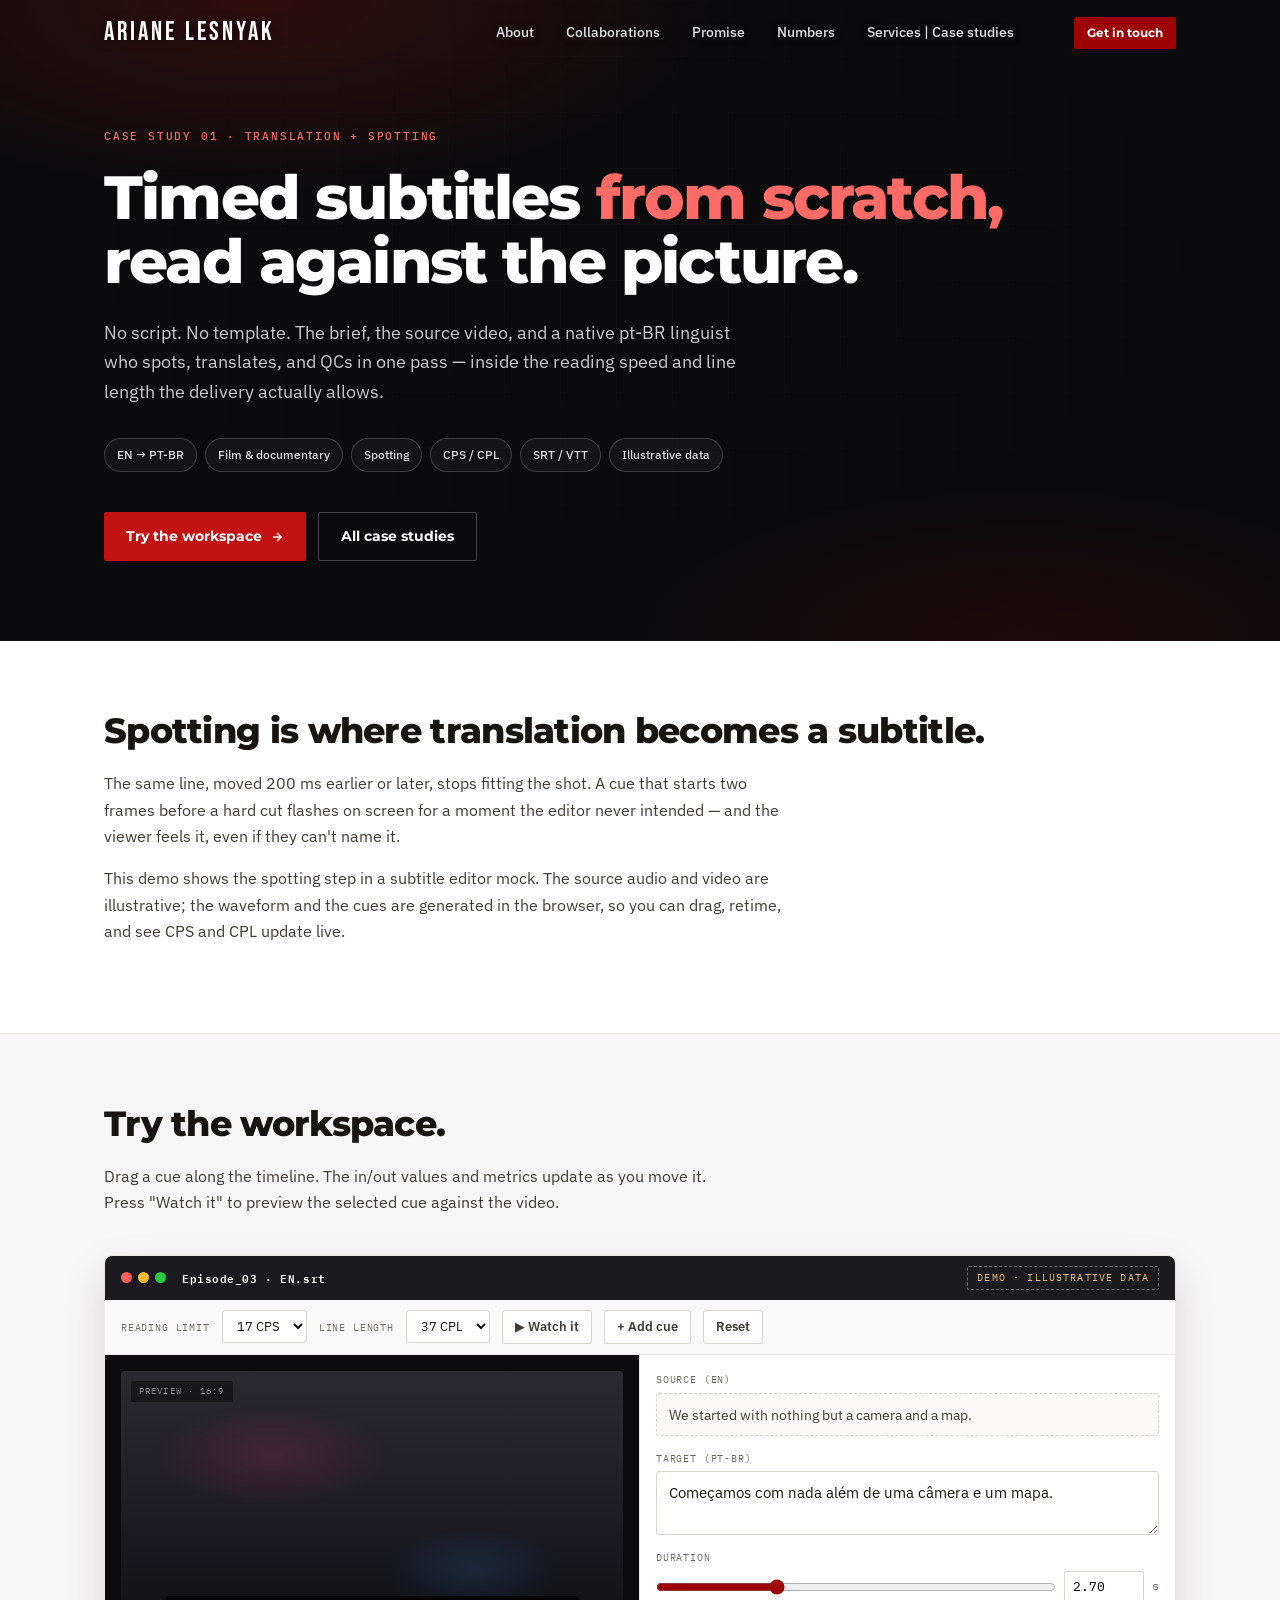
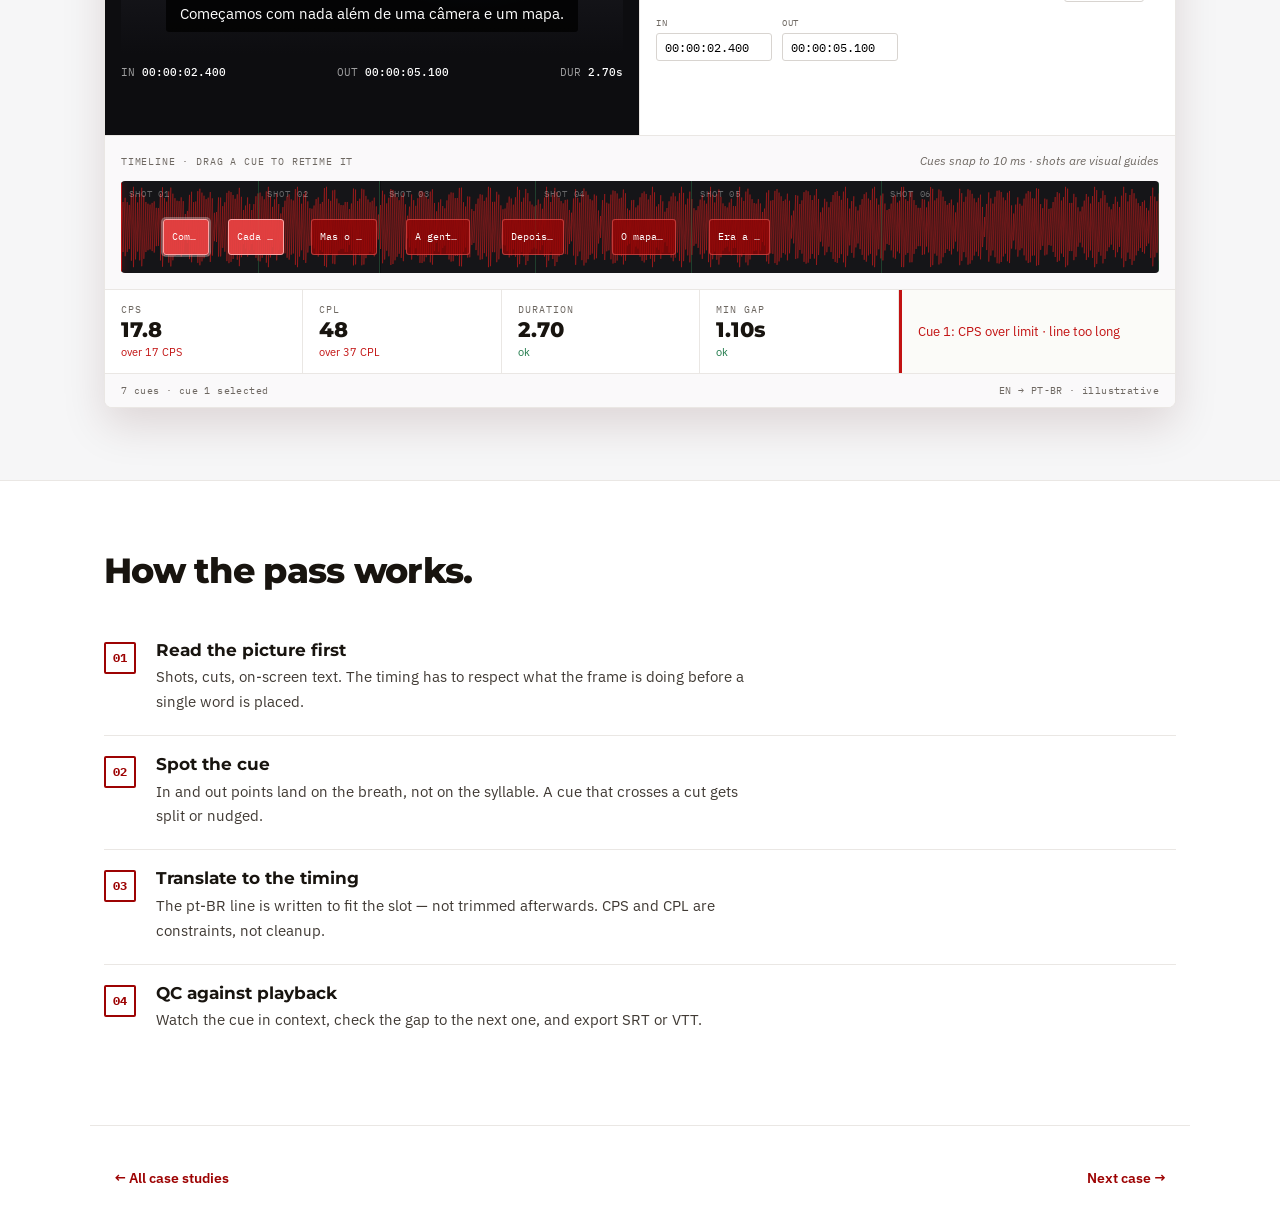
<file: service-template.html>
<!doctype html>
<html lang="en">
<head>
  <meta charset="utf-8">
  <meta name="viewport" content="width=device-width, initial-scale=1">
  <title>Case 01 · Translation + spotting · Ariane Lesnyak</title>
  <meta name="description" content="Interactive spotting demo: drag cues on a waveform, watch CPS and CPL recalculate in real time, and read each cue against a video preview.">
  <link rel="preconnect" href="https://fonts.googleapis.com">
  <link rel="preconnect" href="https://fonts.gstatic.com" crossorigin>
  <link href="https://fonts.googleapis.com/css2?family=Bebas+Neue&family=IBM+Plex+Mono:wght@400;500&family=IBM+Plex+Sans:wght@400;500;600&family=Montserrat:wght@600;700;800&display=swap" rel="stylesheet">

<style>
/* ============================================================
   TOKENS — mesma paleta e tipografia do FAS /mtpe
   ============================================================ */
:root {
  --red-500: #C21212;
  --red-600: #9D0303;
  --red-700: #7A0202;
  --n-100: #F1EDEB;
  --n-200: #E4DEDB;
  --n-300: #CCC4C0;
  --n-400: #A69C97;
  --n-500: #7B716C;
  --bg: #FFFFFF;
  --surface: #FFFFFF;
  --surface-2: #F6F6F7;
  --ink: #18140F;
  --ink-soft: #403A34;
  --muted: #6E6862;
  --line: #EAE7E4;
  --line-strong: #D8D4D0;
  --brand: #9D0303;
  --brand-ink: #7A0202;
  --brand-tint: #FBEBEB;
  --signal: #C21212;
  --on-dark: #D81919;
  --dark: #0c0c0e;
  --dark-2: #0b0b0d;
  --on-dark-text: #FF6B66;

  --display: "Montserrat", "Segoe UI", system-ui, sans-serif;
  --body: "IBM Plex Sans", "Segoe UI", system-ui, sans-serif;
  --mono: "IBM Plex Mono", ui-monospace, Menlo, monospace;
  --logo: "Bebas Neue", "Montserrat", sans-serif;

  --maxw: 1120px;
  --ease: cubic-bezier(.4,0,.2,1);
  --ease-out: cubic-bezier(.16,1,.3,1);
  --shadow-md: 0 6px 18px rgba(61,0,0,.08);
  --shadow-lg: 0 18px 44px rgba(61,0,0,.13);
}

* { box-sizing: border-box; margin: 0; padding: 0; }
html { scroll-behavior: smooth; scroll-padding-top: 84px; }
body {
  background: var(--bg); color: var(--ink-soft);
  font-family: var(--body); font-size: 16px; line-height: 1.6;
  -webkit-font-smoothing: antialiased; overflow-x: hidden;
}
h1, h2, h3, h4 { font-family: var(--display); color: var(--ink); margin: 0; line-height: 1.05; }
a { color: inherit; text-decoration: none; }
img, svg { display: block; max-width: 100%; }
button { font: inherit; cursor: pointer; background: none; border: none; color: inherit; }
ul, ol { list-style: none; }
:focus-visible { outline: 2px solid var(--brand); outline-offset: 3px; }
.wrap { max-width: var(--maxw); margin-inline: auto; padding-inline: 24px; }

/* ============================================================
   HEADER
   ============================================================ */
.site-header {
  position: fixed; top: 0; left: 0; right: 0;
  z-index: 100;
  background: transparent;
  border-bottom: 1px solid transparent;
  transition: background .25s ease, border-color .25s ease, box-shadow .25s ease;
}
.site-header.scrolled {
  background: rgba(255,255,255,0.92);
  border-bottom-color: var(--line);
  box-shadow: 0 2px 10px rgba(0,0,0,.06);
}
@supports (backdrop-filter: blur(1px)) or (-webkit-backdrop-filter: blur(1px)) {
  .site-header.scrolled {
    background: rgba(255,255,255,0.82);
    -webkit-backdrop-filter: blur(12px);
    backdrop-filter: blur(12px);
  }
}
.site-header .nav-row {
  display: flex; align-items: center; justify-content: space-between;
  height: 66px; gap: 24px;
  max-width: var(--maxw); margin-inline: auto; padding-inline: 24px;
}
.brand {
  font-family: var(--logo); font-size: 1.6rem;
  letter-spacing: 0.12em; text-transform: uppercase;
  color: #fff; text-shadow: 0 1px 12px rgba(0,0,0,0.45);
  transition: color .25s ease, text-shadow .25s ease;
}
.site-header.scrolled .brand { color: #9d1402; text-shadow: none; }
.nav-links {
  display: flex; align-items: center; gap: 24px;
  font-size: 0.85rem; font-weight: 500;
  margin-left: auto; margin-right: 32px;
}
.nav-links a {
  color: rgba(255,255,255,0.88);
  text-shadow: 0 1px 8px rgba(0,0,0,0.4);
  padding: 6px 4px; position: relative;
  transition: color .15s ease;
}
.nav-links a::after {
  content: ''; position: absolute; left: 4px; right: 4px; bottom: 0;
  height: 1.5px; background: currentColor;
  transform: scaleX(0); transform-origin: left;
  transition: transform .25s ease;
}
.nav-links a:hover::after { transform: scaleX(1); }
.site-header.scrolled .nav-links a { color: var(--muted); text-shadow: none; }
.site-header.scrolled .nav-links a:hover { color: var(--ink); }
.nav-actions { display: flex; align-items: center; gap: 12px; }
.btn-nav {
  display: inline-flex; align-items: center;
  padding: 6px 13px; border-radius: 2px;
  background: var(--brand); color: #fff;
  font-family: var(--display); font-weight: 700; font-size: 0.78rem;
  transition: background .15s ease;
}
.btn-nav:hover { background: var(--signal); }

/* ============================================================
   HERO
   ============================================================ */
.hero-dark {
  position: relative;
  overflow: hidden;
  background: var(--dark-2);
  color: #fff;
  padding-block: 8rem 5rem;
  margin-top: 0;
}
.hero-dark::before {
  content: '';
  position: absolute; inset: 0;
  background:
    radial-gradient(ellipse 60% 50% at 20% 0%, rgba(216,25,25,0.18), transparent 60%),
    radial-gradient(ellipse 50% 40% at 80% 100%, rgba(157,3,3,0.12), transparent 60%);
  pointer-events: none;
}
.hero-dark::after {
  content: '';
  position: absolute; inset: 0;
  background-image:
    linear-gradient(rgba(255,255,255,.025) 1px, transparent 1px),
    linear-gradient(90deg, rgba(255,255,255,.025) 1px, transparent 1px);
  background-size: 56px 56px;
  mask-image: radial-gradient(70% 70% at 50% 40%, #000, transparent 80%);
  -webkit-mask-image: radial-gradient(70% 70% at 50% 40%, #000, transparent 80%);
  pointer-events: none;
}
.hero-dark .wrap { position: relative; z-index: 2; }
.hero-eyebrow {
  font-family: var(--mono); font-size: 0.7rem; letter-spacing: 0.16em;
  text-transform: uppercase; color: var(--on-dark-text);
  margin-bottom: 1.25rem; font-weight: 500;
}
.hero-dark h1 {
  color: #fff; font-weight: 800;
  font-size: clamp(2.2rem, 5vw, 3.8rem);
  letter-spacing: -0.03em; line-height: 1.05;
  max-width: 22ch;
}
.hero-dark h1 .accent { color: var(--on-dark-text); }
.hero-dark .sub {
  margin-top: 1.5rem;
  font-size: 1.12rem;
  color: rgba(255,255,255,0.78);
  max-width: 58ch;
  line-height: 1.65;
}
.hero-meta {
  display: flex; flex-wrap: wrap;
  gap: 8px; margin-top: 2rem;
}
.hero-meta span {
  padding: 6px 12px;
  border: 1px solid rgba(255,255,255,0.18);
  border-radius: 999px;
  font-size: 0.78rem; font-weight: 500;
  color: rgba(255,255,255,0.85);
  background: rgba(255,255,255,0.04);
}
.hero-actions { display: flex; gap: 12px; margin-top: 2.5rem; flex-wrap: wrap; }
.btn-hero {
  display: inline-flex; align-items: center; gap: 8px;
  padding: 12px 22px; border-radius: 2px;
  background: var(--signal); color: #fff;
  font-family: var(--display); font-weight: 700; font-size: 0.9rem;
  transition: background .2s ease;
}
.btn-hero:hover { background: var(--on-dark); }
.btn-hero-ghost {
  display: inline-flex; align-items: center; gap: 8px;
  padding: 12px 22px; border-radius: 2px;
  border: 1px solid rgba(255,255,255,0.24);
  color: #fff;
  font-family: var(--display); font-weight: 700; font-size: 0.9rem;
  transition: border-color .2s ease, background .2s ease;
}
.btn-hero-ghost:hover { border-color: rgba(255,255,255,0.6); background: rgba(255,255,255,0.06); }

/* ============================================================
   SEÇÕES
   ============================================================ */
.section { padding-block: 4.5rem; }
.section.alt { background: var(--surface-2); border-top: 1px solid var(--line); border-bottom: 1px solid var(--line); }
.section .wrap { position: relative; }
.section h2 {
  font-weight: 800;
  font-size: clamp(1.6rem, 3vw, 2.2rem);
  letter-spacing: -0.02em;
  margin-bottom: 1.25rem;
}
.section h3 {
  font-size: 1.15rem; font-weight: 700; margin-top: 2rem; margin-bottom: .75rem;
}
.section p { color: var(--ink-soft); max-width: 68ch; margin-bottom: 1rem; line-height: 1.65; }

/* ============================================================
   WORKSPACE
   ============================================================ */
.workspace {
  margin-top: 2.5rem;
  background: #fff;
  border: 1px solid var(--line);
  border-radius: 8px;
  overflow: hidden;
  box-shadow: var(--shadow-lg);
}
.ws-titlebar {
  display: flex; align-items: center; gap: 12px;
  padding: 10px 16px;
  background: #1b1b1f; color: rgba(255,255,255,.75);
  font-family: var(--mono); font-size: 0.7rem; letter-spacing: 0.05em;
}
.ws-dots { display: flex; gap: 6px; }
.ws-dots span { width: 11px; height: 11px; border-radius: 50%; background: rgba(255,255,255,.22); }
.ws-dots span:nth-child(1) { background: #ff5f57; }
.ws-dots span:nth-child(2) { background: #ffbd2e; }
.ws-dots span:nth-child(3) { background: #27c93f; }
.ws-filename { color: #fff; font-weight: 600; margin-left: 4px; }
.ws-badge {
  margin-left: auto;
  font-size: 0.6rem; letter-spacing: 0.12em; text-transform: uppercase;
  padding: 3px 9px; border: 1px dashed rgba(255,255,255,.35);
  border-radius: 2px; color: #f0c078;
}

.ws-toolbar {
  display: flex; flex-wrap: wrap;
  align-items: center; gap: 12px;
  padding: 10px 16px;
  border-bottom: 1px solid var(--line);
  background: #faf9fa;
}
.ws-toolbar label {
  font-family: var(--mono); font-size: 0.65rem; letter-spacing: 0.08em;
  text-transform: uppercase; color: var(--muted);
}
.ws-toolbar select {
  font-family: var(--body); font-size: 0.82rem;
  padding: 6px 10px;
  border: 1px solid var(--line-strong);
  border-radius: 3px; background: #fff; color: var(--ink);
}
.ws-toolbar .toggle-btn {
  padding: 6px 12px;
  border: 1px solid var(--line-strong);
  border-radius: 3px;
  font-size: 0.8rem; font-weight: 600;
  color: var(--ink-soft);
  background: #fff;
  transition: all .15s ease;
}
.ws-toolbar .toggle-btn[aria-pressed="true"] {
  background: var(--ink); color: #fff; border-color: var(--ink);
}

/* Layout principal: preview + editor */
.ws-main {
  display: grid;
  grid-template-columns: 1fr 1fr;
  gap: 0;
  min-height: 380px;
}
.ws-preview {
  background: #0d0d10;
  padding: 16px;
  display: flex; flex-direction: column;
  border-right: 1px solid var(--line);
}
.ws-video {
  position: relative;
  aspect-ratio: 16 / 9;
  border-radius: 4px;
  overflow: hidden;
  background:
    linear-gradient(180deg, #2a2a30 0%, #1a1a20 60%, #0d0d10 100%);
  display: flex; align-items: flex-end; justify-content: center;
}
.ws-video-label {
  position: absolute; top: 10px; left: 10px;
  font-family: var(--mono); font-size: 0.58rem;
  letter-spacing: 0.12em; text-transform: uppercase;
  color: rgba(255,255,255,.5);
  background: rgba(0,0,0,.4); padding: 3px 8px; border-radius: 2px;
}
.ws-video-frame {
  position: absolute; inset: 0;
  background:
    radial-gradient(ellipse 40% 30% at 30% 30%, rgba(227,44,109,0.18), transparent 60%),
    radial-gradient(ellipse 30% 25% at 70% 70%, rgba(59,130,246,0.14), transparent 60%);
  transition: opacity .4s ease;
}
.ws-subtitle {
  position: relative; z-index: 2;
  margin-bottom: 22px;
  max-width: 88%;
  padding: 8px 14px;
  background: rgba(0,0,0,.78);
  color: #fff; font-size: 0.92rem; line-height: 1.35;
  border-radius: 3px; text-align: center;
  min-height: 1.4em;
  transition: opacity .3s ease;
  white-space: pre-wrap;
}
.ws-subtitle.empty { opacity: 0; }
.ws-video-meta {
  display: flex; justify-content: space-between;
  margin-top: 10px;
  font-family: var(--mono); font-size: 0.7rem;
  color: rgba(255,255,255,.6);
}
.ws-video-meta span strong { color: #fff; font-weight: 500; }

/* Editor */
.ws-editor {
  padding: 16px;
  display: flex; flex-direction: column; gap: 14px;
}
.ws-field { display: flex; flex-direction: column; gap: 5px; }
.ws-field label {
  font-family: var(--mono); font-size: 0.65rem;
  letter-spacing: 0.08em; text-transform: uppercase; color: var(--muted);
}
.ws-source {
  padding: 9px 12px;
  border: 1px dashed var(--line-strong);
  border-radius: 3px;
  background: #fbf9f8;
  font-size: 0.9rem; color: var(--ink-soft);
}
.ws-textarea {
  width: 100%;
  padding: 9px 12px;
  border: 1px solid var(--line-strong);
  border-radius: 3px;
  font-family: var(--body); font-size: 0.95rem;
  line-height: 1.45;
  color: var(--ink);
  resize: vertical;
  min-height: 64px;
}
.ws-textarea:focus { outline: 2px solid var(--brand); outline-offset: 1px; }
.ws-duration-row {
  display: flex; align-items: center; gap: 8px;
}
.ws-duration-row input[type="range"] { flex: 1; accent-color: var(--brand); }
.ws-duration-row input[type="number"] {
  width: 80px;
  padding: 6px 8px;
  border: 1px solid var(--line-strong);
  border-radius: 3px;
  font-family: var(--mono); font-size: 0.82rem;
}
.ws-unit { font-family: var(--mono); font-size: 0.72rem; color: var(--muted); }
.ws-timecodes { display: flex; gap: 10px; flex-wrap: wrap; }
.ws-tc { display: flex; flex-direction: column; gap: 2px; }
.ws-tc span {
  font-family: var(--mono); font-size: 0.58rem;
  letter-spacing: 0.08em; text-transform: uppercase; color: var(--muted);
}
.ws-tc input {
  width: 116px;
  padding: 5px 8px;
  border: 1px solid var(--line-strong);
  border-radius: 3px;
  font-family: var(--mono); font-size: 0.78rem;
}

/* Timeline */
.ws-timeline-wrap {
  padding: 16px;
  border-top: 1px solid var(--line);
  background: #faf9fa;
}
.ws-timeline-head {
  display: flex; justify-content: space-between; align-items: center;
  margin-bottom: 10px;
}
.ws-timeline-head .label {
  font-family: var(--mono); font-size: 0.65rem;
  letter-spacing: 0.08em; text-transform: uppercase; color: var(--muted);
}
.ws-timeline-head .hint {
  font-size: 0.72rem; color: var(--muted); font-style: italic;
}
.ws-timeline {
  position: relative;
  height: 92px;
  background: #0d0d10;
  border-radius: 4px;
  overflow: hidden;
  user-select: none;
  touch-action: none;
}
.ws-waveform { position: absolute; inset: 0; width: 100%; height: 100%; }
.ws-shot {
  position: absolute; top: 0; bottom: 0;
  background: rgba(255,255,255,0.03);
  border-right: 1px solid rgba(46, 125, 79, 0.4);
}
.ws-shot span {
  position: absolute; top: 6px; left: 8px;
  font-family: var(--mono); font-size: 0.55rem;
  letter-spacing: 0.1em; text-transform: uppercase;
  color: rgba(255,255,255,.35);
}
.ws-playhead {
  position: absolute; top: 0; bottom: 0;
  width: 2px;
  background: var(--signal);
  box-shadow: 0 0 8px rgba(216,25,25,.6);
  pointer-events: none;
  transform: translateX(-1px);
  z-index: 5;
}
.ws-cue {
  position: absolute;
  top: 38px;
  height: 36px;
  border-radius: 3px;
  background: rgba(157,3,3,0.7);
  border: 1px solid rgba(255,107,102,0.5);
  cursor: grab;
  transition: background .15s ease, border-color .15s ease;
  display: flex; align-items: center; padding: 0 8px;
  overflow: hidden;
  z-index: 4;
}
.ws-cue:active { cursor: grabbing; }
.ws-cue.selected {
  background: rgba(216,25,25,0.9);
  border-color: #fff;
  box-shadow: 0 0 0 2px rgba(255,255,255,0.3);
}
.ws-cue.dragging {
  background: rgba(255,107,102,0.9);
  cursor: grabbing;
}
.ws-cue.active {
  background: rgba(255,107,102,0.95);
  border-color: #fff;
  box-shadow: 0 0 0 2px rgba(255,255,255,0.4);
}
.ws-cue-text {
  font-family: var(--mono); font-size: 0.62rem;
  color: #fff; white-space: nowrap;
  text-overflow: ellipsis; overflow: hidden;
}
.ws-cue.violation {
  background: rgba(239,68,68,0.9);
  border-color: #fca5a5;
}

/* Validation panel */
.ws-validation {
  display: grid;
  grid-template-columns: repeat(4, 1fr) 1.4fr;
  gap: 1px;
  background: var(--line);
  border-top: 1px solid var(--line);
}
.ws-metric {
  background: #fff;
  padding: 12px 16px;
  display: flex; flex-direction: column; gap: 2px;
}
.ws-metric-label {
  font-family: var(--mono); font-size: 0.6rem;
  letter-spacing: 0.1em; text-transform: uppercase; color: var(--muted);
}
.ws-metric-value {
  font-family: var(--display); font-weight: 800;
  font-size: 1.3rem; color: var(--ink); line-height: 1.1;
}
.ws-metric-state { font-size: 0.68rem; color: var(--muted); }
.ws-metric[data-state="ok"] .ws-metric-state { color: #1f7a4a; }
.ws-metric[data-state="bad"] .ws-metric-state { color: var(--signal); }

.ws-summary {
  background: #fbfbf8;
  padding: 12px 16px;
  font-size: 0.82rem;
  color: var(--ink-soft);
  display: flex; align-items: center;
  border-left: 3px solid var(--brand);
}
.ws-summary[data-state="bad"] { border-left-color: var(--signal); color: var(--signal); }

/* Status bar */
.ws-statusbar {
  display: flex; justify-content: space-between; gap: 16px; flex-wrap: wrap;
  padding: 8px 16px;
  border-top: 1px solid var(--line);
  background: #faf9fa;
  font-family: var(--mono); font-size: 0.65rem;
  letter-spacing: 0.04em; color: var(--muted);
}

/* ============================================================
   WORKFLOW STEPS
   ============================================================ */
.steps { margin-top: 2rem; display: flex; flex-direction: column; gap: 0; }
.step { display: flex; gap: 20px; padding-block: 20px; border-top: 1px solid var(--line); }
.step:first-child { border-top: 0; }
.step-num {
  flex-shrink: 0; width: 32px; height: 32px;
  border: 2px solid var(--brand); border-radius: 2px;
  display: grid; place-items: center;
  font-family: var(--mono); font-size: 0.78rem; font-weight: 700; color: var(--brand);
}
.step-body h3 { margin-top: 0; margin-bottom: 6px; font-size: 1.05rem; }
.step-body p { margin: 0; font-size: 0.94rem; }

/* ============================================================
   CASE NAV
   ============================================================ */
.case-nav {
  display: flex; justify-content: space-between; gap: 16px;
  padding: 2.5rem 24px;
  max-width: 1100px; margin-inline: auto;
  border-top: 1px solid var(--line);
  flex-wrap: wrap;
}
.case-nav a {
  display: inline-flex; align-items: center; gap: 6px;
  font-size: 0.9rem; font-weight: 600;
  color: var(--brand); transition: color .2s ease;
}
.case-nav a:hover { color: var(--brand-ink); }

/* ============================================================
   RESPONSIVO
   ============================================================ */
@media (max-width: 900px) {
  .nav-links { display: none; }
  .brand { font-size: 1.3rem; }
  .ws-main { grid-template-columns: 1fr; }
  .ws-preview { border-right: 0; border-bottom: 1px solid var(--line); }
  .ws-validation { grid-template-columns: repeat(2, 1fr); }
  .ws-summary { grid-column: 1 / -1; }
}
@media (max-width: 640px) {
  .hero-dark h1 { font-size: 2rem; }
  .ws-toolbar { flex-direction: column; align-items: stretch; }
  .ws-toolbar select { width: 100%; }
  .ws-validation { grid-template-columns: 1fr 1fr; }
  .ws-timecodes { flex-direction: column; }
  .ws-tc input { width: 100%; }
  .step { flex-direction: column; gap: 8px; }
}

@media (prefers-reduced-motion: reduce) {
  *, *::before, *::after {
    animation-duration: .01ms !important;
    transition-duration: .01ms !important;
  }
  html { scroll-behavior: auto; }
}
</style>
</head>
<body>

<!-- ============ HEADER ============ -->
<header class="site-header">
  <div class="nav-row">
    <a href="index.html" class="brand">ARIANE LESNYAK</a>
    <nav class="nav-links" aria-label="Main">
      <a href="index.html#about">About</a>
      <a href="index.html#collaborations">Collaborations</a>
      <a href="index.html#promise">Promise</a>
      <a href="index.html#numbers">Numbers</a>
      <a href="index.html#services">Services | Case studies</a>      
    </nav>
    <div class="nav-actions">
      <a href="mailto:ariane.etimo@gmail.com" class="btn-nav">Get in touch</a>
    </div>
  </div>
</header>

<main>

  <!-- ============ HERO ============ -->
  <section class="hero-dark">
    <div class="wrap">
      <div class="hero-eyebrow">Case study 01 · Translation + spotting</div>
      <h1>Timed subtitles <span class="accent">from scratch,</span> read against the picture.</h1>
      <p class="sub">No script. No template. The brief, the source video, and a native pt-BR linguist who spots, translates, and QCs in one pass — inside the reading speed and line length the delivery actually allows.</p>
      <div class="hero-meta">
        <span>EN → PT-BR</span>
        <span>Film &amp; documentary</span>
        <span>Spotting</span>
        <span>CPS / CPL</span>
        <span>SRT / VTT</span>
        <span>Illustrative data</span>
      </div>
      <div class="hero-actions">
        <a href="#workspace" class="btn-hero">
          Try the workspace
          <svg width="14" height="14" viewBox="0 0 24 24" fill="none" stroke="currentColor" stroke-width="2.5"><path d="M5 12h14"/><path d="m12 5 7 7-7 7"/></svg>
        </a>
        <a href="index.html#services" class="btn-hero-ghost">All case studies</a>
      </div>
    </div>
  </section>

  <!-- ============ SEÇÃO 01 — INTRO ============ -->
  <section class="section">
    <div class="wrap">
      <h2>Spotting is where translation becomes a subtitle.</h2>
      <p>The same line, moved 200 ms earlier or later, stops fitting the shot. A cue that starts two frames before a hard cut flashes on screen for a moment the editor never intended — and the viewer feels it, even if they can't name it.</p>
      <p>This demo shows the spotting step in a subtitle editor mock. The source audio and video are illustrative; the waveform and the cues are generated in the browser, so you can drag, retime, and see CPS and CPL update live.</p>
    </div>
  </section>

  <!-- ============ SEÇÃO 02 — WORKSPACE INTERATIVO ============ -->
  <section class="section alt" id="workspace">
    <div class="wrap">
      <h2>Try the workspace.</h2>
      <p>Drag a cue along the timeline. The in/out values and metrics update as you move it.<br> Press "Watch it" to preview the selected cue against the video.</p>

      <div class="workspace" id="ws">

        <!-- TITLE BAR -->
        <div class="ws-titlebar">
          <div class="ws-dots"><span></span><span></span><span></span></div>
          <span class="ws-filename">Episode_03 · EN.srt</span>
          <span class="ws-badge">Demo · illustrative data</span>
        </div>

        <!-- TOOLBAR -->
        <div class="ws-toolbar">
          <label for="ws-rate">Reading limit</label>
          <select id="ws-rate">
            <option value="15">15 CPS</option>
            <option value="17" selected>17 CPS</option>
            <option value="20">20 CPS</option>
            <option value="22">22 CPS</option>
          </select>

          <label for="ws-cpl">Line length</label>
          <select id="ws-cpl">
            <option value="32">32 CPL</option>
            <option value="37" selected>37 CPL</option>
            <option value="42">42 CPL</option>
          </select>

          <button class="toggle-btn" id="ws-watch" aria-pressed="false">▶ Watch it</button>
          <button class="toggle-btn" id="ws-add" aria-pressed="false">+ Add cue</button>
          <button class="toggle-btn" id="ws-reset" aria-pressed="false">Reset</button>
        </div>

        <!-- MAIN: PREVIEW + EDITOR -->
        <div class="ws-main">
          <div class="ws-preview">
            <div class="ws-video">
              <div class="ws-video-frame" id="ws-frame"></div>
              <span class="ws-video-label">Preview · 16:9</span>
              <div class="ws-subtitle empty" id="ws-subtitle">—</div>
            </div>
            <div class="ws-video-meta">
              <span>IN <strong id="ws-in">00:00:00.000</strong></span>
              <span>OUT <strong id="ws-out">00:00:00.000</strong></span>
              <span>DUR <strong id="ws-dur">0.00s</strong></span>
            </div>
          </div>

          <div class="ws-editor">
            <div class="ws-field">
              <label for="ws-source">Source (EN)</label>
              <div class="ws-source" id="ws-source">—</div>
            </div>

            <div class="ws-field">
              <label for="ws-target">Target (PT-BR)</label>
              <textarea class="ws-textarea" id="ws-target" spellcheck="false">—</textarea>
            </div>

            <div class="ws-field">
              <label for="ws-dur-range">Duration</label>
              <div class="ws-duration-row">
                <input type="range" id="ws-dur-range" min="0.5" max="8" step="0.01" value="2">
                <input type="number" id="ws-dur-num" min="0.5" max="8" step="0.01" value="2">
                <span class="ws-unit">s</span>
              </div>
            </div>

            <div class="ws-timecodes">
              <div class="ws-tc">
                <span>In</span>
                <input type="text" id="ws-tc-in" value="00:00:00.000" inputmode="numeric">
              </div>
              <div class="ws-tc">
                <span>Out</span>
                <input type="text" id="ws-tc-out" value="00:00:02.000" inputmode="numeric">
              </div>
            </div>
          </div>
        </div>

        <!-- TIMELINE -->
        <div class="ws-timeline-wrap">
          <div class="ws-timeline-head">
            <span class="label">Timeline · drag a cue to retime it</span>
            <span class="hint">Cues snap to 10 ms · shots are visual guides</span>
          </div>
          <div class="ws-timeline" id="ws-timeline">
            <svg class="ws-waveform" id="ws-waveform" preserveAspectRatio="none"></svg>
            <div id="ws-shots"></div>
            <div id="ws-cues"></div>
            <div class="ws-playhead" id="ws-playhead" style="left:0%"></div>
          </div>
        </div>

        <!-- VALIDATION -->
        <div class="ws-validation">
          <div class="ws-metric" id="m-cps">
            <span class="ws-metric-label">CPS</span>
            <span class="ws-metric-value" id="m-cps-val">0.0</span>
            <span class="ws-metric-state" id="m-cps-state">—</span>
          </div>
          <div class="ws-metric" id="m-cpl">
            <span class="ws-metric-label">CPL</span>
            <span class="ws-metric-value" id="m-cpl-val">0</span>
            <span class="ws-metric-state" id="m-cpl-state">—</span>
          </div>
          <div class="ws-metric" id="m-dur">
            <span class="ws-metric-label">Duration</span>
            <span class="ws-metric-value" id="m-dur-val">0.00</span>
            <span class="ws-metric-state" id="m-dur-state">—</span>
          </div>
          <div class="ws-metric" id="m-gap">
            <span class="ws-metric-label">Min gap</span>
            <span class="ws-metric-value" id="m-gap-val">—</span>
            <span class="ws-metric-state" id="m-gap-state">—</span>
          </div>
          <div class="ws-summary" id="ws-summary" data-state="ok">
            Select a cue to read its metrics.
          </div>
        </div>

        <!-- STATUS BAR -->
        <div class="ws-statusbar">
          <span id="ws-status-left">Ready · 0 cues</span>
          <span id="ws-status-right">EN → PT-BR · illustrative</span>
        </div>
      </div>
    </div>
  </section>

  <!-- ============ SEÇÃO 03 — WORKFLOW ============ -->
  <section class="section">
    <div class="wrap">
      <h2>How the pass works.</h2>
      <div class="steps">
        <div class="step">
          <div class="step-num">01</div>
          <div class="step-body">
            <h3>Read the picture first</h3>
            <p>Shots, cuts, on-screen text. The timing has to respect what the frame is doing before a single word is placed.</p>
          </div>
        </div>
        <div class="step">
          <div class="step-num">02</div>
          <div class="step-body">
            <h3>Spot the cue</h3>
            <p>In and out points land on the breath, not on the syllable. A cue that crosses a cut gets split or nudged.</p>
          </div>
        </div>
        <div class="step">
          <div class="step-num">03</div>
          <div class="step-body">
            <h3>Translate to the timing</h3>
            <p>The pt-BR line is written to fit the slot — not trimmed afterwards. CPS and CPL are constraints, not cleanup.</p>
          </div>
        </div>
        <div class="step">
          <div class="step-num">04</div>
          <div class="step-body">
            <h3>QC against playback</h3>
            <p>Watch the cue in context, check the gap to the next one, and export SRT or VTT.</p>
          </div>
        </div>
      </div>
    </div>
  </section>

  <!-- ============ CASE NAV ============ -->
  <nav class="case-nav" aria-label="Case navigation">
    <a href="index.html#services">← All case studies</a>
    <a href="service-translation.html">Next case →</a>
  </nav>

</main>

<script>
(function () {
  "use strict";

  /* ---------- helpers ---------- */
  const $ = (id) => document.getElementById(id);

  function pad(n, w) { return String(n).padStart(w, "0"); }

  function fmt(t) {
    if (t < 0) t = 0;
    const h = Math.floor(t / 3600);
    const m = Math.floor((t % 3600) / 60);
    const s = Math.floor(t % 60);
    const ms = Math.round((t - Math.floor(t)) * 1000);
    return pad(h, 2) + ":" + pad(m, 2) + ":" + pad(s, 2) + "." + pad(ms, 3);
  }

  function parse(tc) {
    const m = /^(\d{2}):(\d{2}):(\d{2})\.(\d{3})$/.exec(tc.trim());
    if (!m) return null;
    return (+m[1]) * 3600 + (+m[2]) * 60 + (+m[3]) + (+m[4]) / 1000;
  }

  function clamp(v, lo, hi) { return Math.min(hi, Math.max(lo, v)); }

  /* ---------- state ---------- */
  const DURATION = 60; // seconds of timeline

  const state = {
    rate: 17,
    cpl: 37,
    cues: [],
    selected: null,
    activeId: null,
    watching: false,
    playhead: 0,
    raf: null
  };

  /* Seed cues (illustrative). Times in seconds. */
  const seed = [
    { in: 2.4,  out: 5.1,  src: "We started with nothing but a camera and a map.",
      tgt: "Começamos com nada além de uma câmera e um mapa." },
    { in: 6.2,  out: 9.4,  src: "Every route we drew was a guess.",
      tgt: "Cada rota que traçamos era um palpite." },
    { in: 11.0, out: 14.8, src: "But the guess was the point.",
      tgt: "Mas o palpite era o ponto." },
    { in: 16.5, out: 20.2, src: "You learn the land by getting it wrong.",
      tgt: "A gente aprende a terra errando." },
    { in: 22.0, out: 25.6, src: "Then you correct, and keep walking.",
      tgt: "Depois corrige, e segue andando." },
    { in: 28.4, out: 32.1, src: "The map was never the destination.",
      tgt: "O mapa nunca foi o destino." },
    { in: 34.0, out: 37.5, src: "It was the excuse to move.",
      tgt: "Era a desculpa para se mover." }
  ];

  const shots = [
    { start: 0,  end: 8,  name: "Shot 01" },
    { start: 8,  end: 15, name: "Shot 02" },
    { start: 15, end: 24, name: "Shot 03" },
    { start: 24, end: 33, name: "Shot 04" },
    { start: 33, end: 44, name: "Shot 05" },
    { start: 44, end: 60, name: "Shot 06" }
  ];

  /* ---------- refs ---------- */
  const el = {
    timeline: $("ws-timeline"),
    cues: $("ws-cues"),
    shots: $("ws-shots"),
    waveform: $("ws-waveform"),
    playhead: $("ws-playhead"),
    subtitle: $("ws-subtitle"),
    frame: $("ws-frame"),
    in: $("ws-in"),
    out: $("ws-out"),
    dur: $("ws-dur"),
    source: $("ws-source"),
    target: $("ws-target"),
    durRange: $("ws-dur-range"),
    durNum: $("ws-dur-num"),
    tcIn: $("ws-tc-in"),
    tcOut: $("ws-tc-out"),
    rate: $("ws-rate"),
    cpl: $("ws-cpl"),
    watch: $("ws-watch"),
    add: $("ws-add"),
    reset: $("ws-reset"),
    mCps: $("m-cps"), mCpsVal: $("m-cps-val"), mCpsState: $("m-cps-state"),
    mCpl: $("m-cpl"), mCplVal: $("m-cpl-val"), mCplState: $("m-cpl-state"),
    mDur: $("m-dur"), mDurVal: $("m-dur-val"), mDurState: $("m-dur-state"),
    mGap: $("m-gap"), mGapVal: $("m-gap-val"), mGapState: $("m-gap-state"),
    summary: $("ws-summary"),
    statusLeft: $("ws-status-left"),
    statusRight: $("ws-status-right")
  };

  /* ---------- build waveform ---------- */
  function buildWaveform() {
    const W = 1000, H = 100;
    const N = 500;
    let d = "";
    for (let i = 0; i <= N; i++) {
      const x = (i / N) * W;
      const t = (i / N) * DURATION;
      const env =
        0.45 +
        0.35 * Math.abs(Math.sin(t * 1.7)) +
        0.15 * Math.sin(t * 11.3) +
        0.08 * Math.sin(t * 37.1);
      const a = clamp(env, 0.05, 0.95) * (H / 2 - 4);
      const mid = H / 2;
      d += (i === 0 ? "M" : "L") + x.toFixed(2) + " " + (mid - a).toFixed(2) + " ";
      d += "L" + x.toFixed(2) + " " + (mid + a).toFixed(2) + " ";
    }
    el.waveform.setAttribute("viewBox", "0 0 " + W + " " + H);
    el.waveform.innerHTML =
      '<path d="' + d + '" fill="none" stroke="rgba(216,25,25,0.55)" stroke-width="0.8"/>';
  }

  /* ---------- build shots ---------- */
  function buildShots() {
    el.shots.innerHTML = "";
    shots.forEach((s) => {
      const div = document.createElement("div");
      div.className = "ws-shot";
      div.style.left = (s.start / DURATION) * 100 + "%";
      div.style.width = ((s.end - s.start) / DURATION) * 100 + "%";
      const label = document.createElement("span");
      label.textContent = s.name;
      div.appendChild(label);
      el.shots.appendChild(div);
    });
  }

  /* ---------- cues ---------- */
  function loadCues() {
    state.cues = seed.map((c, i) => ({
      id: "c" + i,
      in: c.in,
      out: c.out,
      src: c.src,
      tgt: c.tgt
    }));
    state.selected = state.cues.length ? state.cues[0].id : null;
  }

  function selectedCue() {
    return state.cues.find((c) => c.id === state.selected) || null;
  }

  function renderCues() {
    el.cues.innerHTML = "";
    state.cues.forEach((c) => {
      const div = document.createElement("div");
      div.className = "ws-cue";
      div.dataset.id = c.id;
      if (c.id === state.selected) div.classList.add("selected");
      if (c.id === state.activeId) div.classList.add("active");
      div.style.left = (c.in / DURATION) * 100 + "%";
      div.style.width = Math.max(0.6, ((c.out - c.in) / DURATION) * 100) + "%";

      const text = document.createElement("span");
      text.className = "ws-cue-text";
      text.textContent = c.tgt;
      div.appendChild(text);

      div.addEventListener("pointerdown", (ev) => startDrag(ev, c));
      el.cues.appendChild(div);
    });
    updateViolations();
  }

  /* ---------- drag ---------- */
  let drag = null;

  function startDrag(ev, cue) {
    ev.preventDefault();
    state.selected = cue.id;
    renderCues();
    syncEditor();
    computeMetrics();

    const rect = el.timeline.getBoundingClientRect();
    drag = {
      id: cue.id,
      startX: ev.clientX,
      origIn: cue.in,
      origOut: cue.out,
      rect,
      moved: false
    };
    const node = el.cues.querySelector('[data-id="' + cue.id + '"]');
    if (node) node.classList.add("dragging");
    window.addEventListener("pointermove", onDrag);
    window.addEventListener("pointerup", endDrag, { once: true });
  }

  function onDrag(ev) {
    if (!drag) return;
    const cue = state.cues.find((c) => c.id === drag.id);
    if (!cue) return;

    const dx = ev.clientX - drag.startX;
    if (Math.abs(dx) > 2) drag.moved = true;
    const dt = (dx / drag.rect.width) * DURATION;
    const len = drag.origOut - drag.origIn;
    let nextIn = drag.origIn + dt;
    nextIn = Math.round(nextIn * 100) / 100; // snap 10 ms
    nextIn = clamp(nextIn, 0, DURATION - len);
    cue.in = nextIn;
    cue.out = Math.round((nextIn + len) * 100) / 100;

    const node = el.cues.querySelector('[data-id="' + cue.id + '"]');
    if (node) {
      node.style.left = (cue.in / DURATION) * 100 + "%";
      node.style.width = Math.max(0.6, ((cue.out - cue.in) / DURATION) * 100) + "%";
    }
    syncEditor();
    computeMetrics();
  }

  function endDrag() {
    if (!drag) return;
    const node = el.cues.querySelector('[data-id="' + drag.id + '"]');
    if (node) node.classList.remove("dragging");
    window.removeEventListener("pointermove", onDrag);
    drag = null;
    updateViolations();
  }

  /* ---------- editor sync ---------- */
  function syncEditor() {
    const c = selectedCue();
    if (!c) {
      el.source.textContent = "—";
      el.target.value = "—";
      el.in.textContent = fmt(0);
      el.out.textContent = fmt(0);
      el.dur.textContent = "0.00s";
      el.tcIn.value = fmt(0);
      el.tcOut.value = fmt(0);
      el.durRange.value = 0.5;
      el.durNum.value = 0.5;
      el.subtitle.textContent = "—";
      el.subtitle.classList.add("empty");
      return;
    }
    const len = c.out - c.in;
    el.source.textContent = c.src;
    el.target.value = c.tgt;
    el.in.textContent = fmt(c.in);
    el.out.textContent = fmt(c.out);
    el.dur.textContent = len.toFixed(2) + "s";
    el.tcIn.value = fmt(c.in);
    el.tcOut.value = fmt(c.out);
    el.durRange.value = len.toFixed(2);
    el.durNum.value = len.toFixed(2);
    el.subtitle.textContent = c.tgt;
    el.subtitle.classList.remove("empty");
  }

  /* ---------- metrics ---------- */
  function visibleChars(text) {
    return text.replace(/\s+/g, " ").trim().length;
  }

  function maxLineLen(text) {
    return text.split("\n").reduce((max, line) => Math.max(max, line.trim().length), 0);
  }

  function computeMetrics() {
    const c = selectedCue();
    if (!c) {
      el.mCpsVal.textContent = "0.0";
      el.mCplVal.textContent = "0";
      el.mDurVal.textContent = "0.00";
      el.mGapVal.textContent = "—";
      setState(el.mCps, "ok"); setState(el.mCpl, "ok"); setState(el.mDur, "ok"); setState(el.mGap, "ok");
      el.mCpsState.textContent = "—";
      el.mCplState.textContent = "—";
      el.mDurState.textContent = "—";
      el.mGapState.textContent = "—";
      el.summary.textContent = "Select a cue to read its metrics.";
      el.summary.dataset.state = "ok";
      el.statusLeft.textContent = "Ready · " + state.cues.length + " cues";
      return;
    }

    const len = Math.max(0.001, c.out - c.in);
    const chars = visibleChars(c.tgt);
    const cps = chars / len;
    const cpl = maxLineLen(c.tgt);

    el.mCpsVal.textContent = cps.toFixed(1);
    el.mCplVal.textContent = String(cpl);
    el.mDurVal.textContent = len.toFixed(2);

    const cpsOk = cps <= state.rate;
    const cplOk = cpl <= state.cpl;
    setState(el.mCps, cpsOk ? "ok" : "bad");
    setState(el.mCpl, cplOk ? "ok" : "bad");
    el.mCpsState.textContent = cpsOk ? "within " + state.rate + " CPS" : "over " + state.rate + " CPS";
    el.mCplState.textContent = cplOk ? "within " + state.cpl + " CPL" : "over " + state.cpl + " CPL";

    // duration sanity: below 1.0s usually too short
    const durOk = len >= 1.0;
    setState(el.mDur, durOk ? "ok" : "bad");
    el.mDurState.textContent = durOk ? "ok" : "under 1.0 s";

    // gap to next cue
    const sorted = [...state.cues].sort((a, b) => a.in - b.in);
    const idx = sorted.findIndex((x) => x.id === c.id);
    let gap = null;
    if (idx >= 0 && idx < sorted.length - 1) {
      gap = sorted[idx + 1].in - c.out;
    }
    if (gap === null) {
      el.mGapVal.textContent = "—";
      el.mGapState.textContent = "last cue";
      setState(el.mGap, "ok");
    } else {
      el.mGapVal.textContent = gap.toFixed(2) + "s";
      const gapOk = gap >= 0.08;
      setState(el.mGap, gapOk ? "ok" : "bad");
      el.mGapState.textContent = gapOk ? "ok" : "overlaps next";
    }

    // summary
    const problems = [];
    if (!cpsOk) problems.push("CPS over limit");
    if (!cplOk) problems.push("line too long");
    if (!durOk) problems.push("duration short");
    if (gap !== null && gap < 0.08) problems.push("gap under 80 ms");

    if (problems.length === 0) {
      el.summary.textContent = "Cue " + (idx + 1) + " reads clean against the current limits.";
      el.summary.dataset.state = "ok";
    } else {
      el.summary.textContent = "Cue " + (idx + 1) + ": " + problems.join(" · ");
      el.summary.dataset.state = "bad";
    }

    el.statusLeft.textContent = state.cues.length + " cues · cue " + (idx + 1) + " selected";
  }

  function setState(node, s) { node.dataset.state = s; }

  function updateViolations() {
    state.cues.forEach((c) => {
      const len = Math.max(0.001, c.out - c.in);
      const chars = visibleChars(c.tgt);
      const cps = chars / len;
      const cpl = maxLineLen(c.tgt);
      const bad = cps > state.rate || cpl > state.cpl || len < 1.0;
      const node = el.cues.querySelector('[data-id="' + c.id + '"]');
      if (node) node.classList.toggle("violation", bad);
    });
  }

  /* ---------- editor inputs ---------- */
  el.target.addEventListener("input", () => {
    const c = selectedCue();
    if (!c) return;
    c.tgt = el.target.value;
    el.subtitle.textContent = c.tgt;
    renderCues();
    computeMetrics();
  });

  function setDuration(len) {
    const c = selectedCue();
    if (!c) return;
    len = clamp(parseFloat(len) || 0.5, 0.5, Math.min(8, DURATION - c.in));
    c.out = Math.round((c.in + len) * 100) / 100;
    renderCues();
    syncEditor();
    computeMetrics();
  }

  el.durRange.addEventListener("input", () => setDuration(el.durRange.value));
  el.durNum.addEventListener("input", () => setDuration(el.durNum.value));

  el.tcIn.addEventListener("change", () => {
    const c = selectedCue();
    if (!c) return;
    const v = parse(el.tcIn.value);
    if (v === null) { syncEditor(); return; }
    const len = c.out - c.in;
    c.in = clamp(v, 0, DURATION - len);
    c.out = Math.round((c.in + len) * 100) / 100;
    renderCues();
    syncEditor();
    computeMetrics();
  });

  el.tcOut.addEventListener("change", () => {
    const c = selectedCue();
    if (!c) return;
    const v = parse(el.tcOut.value);
    if (v === null) { syncEditor(); return; }
    c.out = clamp(v, c.in + 0.1, DURATION);
    renderCues();
    syncEditor();
    computeMetrics();
  });

  /* ---------- toolbar ---------- */
  el.rate.addEventListener("change", () => {
    state.rate = parseFloat(el.rate.value);
    updateViolations();
    computeMetrics();
  });

  el.cpl.addEventListener("change", () => {
    state.cpl = parseInt(el.cpl.value, 10);
    updateViolations();
    computeMetrics();
  });

  el.add.addEventListener("click", () => {
    const last = state.cues.reduce((m, c) => Math.max(m, c.out), 0);
    const inT = clamp(last + 0.4, 0, DURATION - 2);
    const id = "c" + Date.now();
    state.cues.push({
      id,
      in: inT,
      out: clamp(inT + 2, 0, DURATION),
      src: "New source line (EN).",
      tgt: "Nova linha de legenda."
    });
    state.selected = id;
    renderCues();
    syncEditor();
    computeMetrics();
  });

  el.reset.addEventListener("click", () => {
    stopWatch();
    loadCues();
    renderCues();
    syncEditor();
    computeMetrics();
    state.playhead = 0;
    movePlayhead(0);
  });

  /* ---------- watch ---------- */
  function movePlayhead(t) {
    state.playhead = clamp(t, 0, DURATION);
    el.playhead.style.left = (state.playhead / DURATION) * 100 + "%";
  }

  // A MÁGICA ACONTECE AQUI: Sincroniza a cue ativa com base no tempo do playhead
  function syncActiveCue(t) {
    const active = state.cues.find((c) => t >= c.in && t <= c.out) || null;
    const nextId = active ? active.id : null;
    
    if (nextId === state.activeId) return;  // Nada mudou, não faz nada
    state.activeId = nextId;

    if (active) {
      state.selected = active.id;
      el.subtitle.classList.remove("empty");
      el.subtitle.textContent = active.tgt;
      renderCues();
      syncEditor();
      computeMetrics();
    } else {
      el.subtitle.classList.add("empty");
      el.subtitle.textContent = "—";
    }
  }

  function tick() {
    if (!state.watching) return;
    state.playhead += 1 / 60;
    if (state.playhead >= DURATION) {
      stopWatch();
      return;
    }
    movePlayhead(state.playhead);
    syncActiveCue(state.playhead); // <-- Chama a sincronização a cada frame
    state.raf = requestAnimationFrame(tick);
  }

  function startWatch() {
    const c = selectedCue();
    if (!c) return;
    state.watching = true;
    el.watch.setAttribute("aria-pressed", "true");
    el.watch.textContent = "■ Stop";
    state.playhead = c.in;
    state.activeId = null; // Força a primeira sincronização
    movePlayhead(c.in);
    syncActiveCue(c.in);   // Sincroniza o primeiro cue imediatamente
    if (state.raf) cancelAnimationFrame(state.raf);
    state.raf = requestAnimationFrame(tick);
  }

  function stopWatch() {
    state.watching = false;
    el.watch.setAttribute("aria-pressed", "false");
    el.watch.textContent = "▶ Watch it";
    if (state.raf) {
      cancelAnimationFrame(state.raf);
      state.raf = null;
    }
  }

  el.watch.addEventListener("click", () => {
    if (state.watching) stopWatch();
    else startWatch();
  });

  /* ---------- header scrolled ---------- */
  const header = document.querySelector(".site-header");
  function onScroll() {
    if (window.scrollY > 8) header.classList.add("scrolled");
    else header.classList.remove("scrolled");
  }
  window.addEventListener("scroll", onScroll, { passive: true });
  onScroll();

  /* ---------- boot ---------- */
  buildWaveform();
  buildShots();
  loadCues();
  renderCues();
  syncEditor();
  computeMetrics();
  movePlayhead(0);
})();
</script>
</body>
</html>
</file>
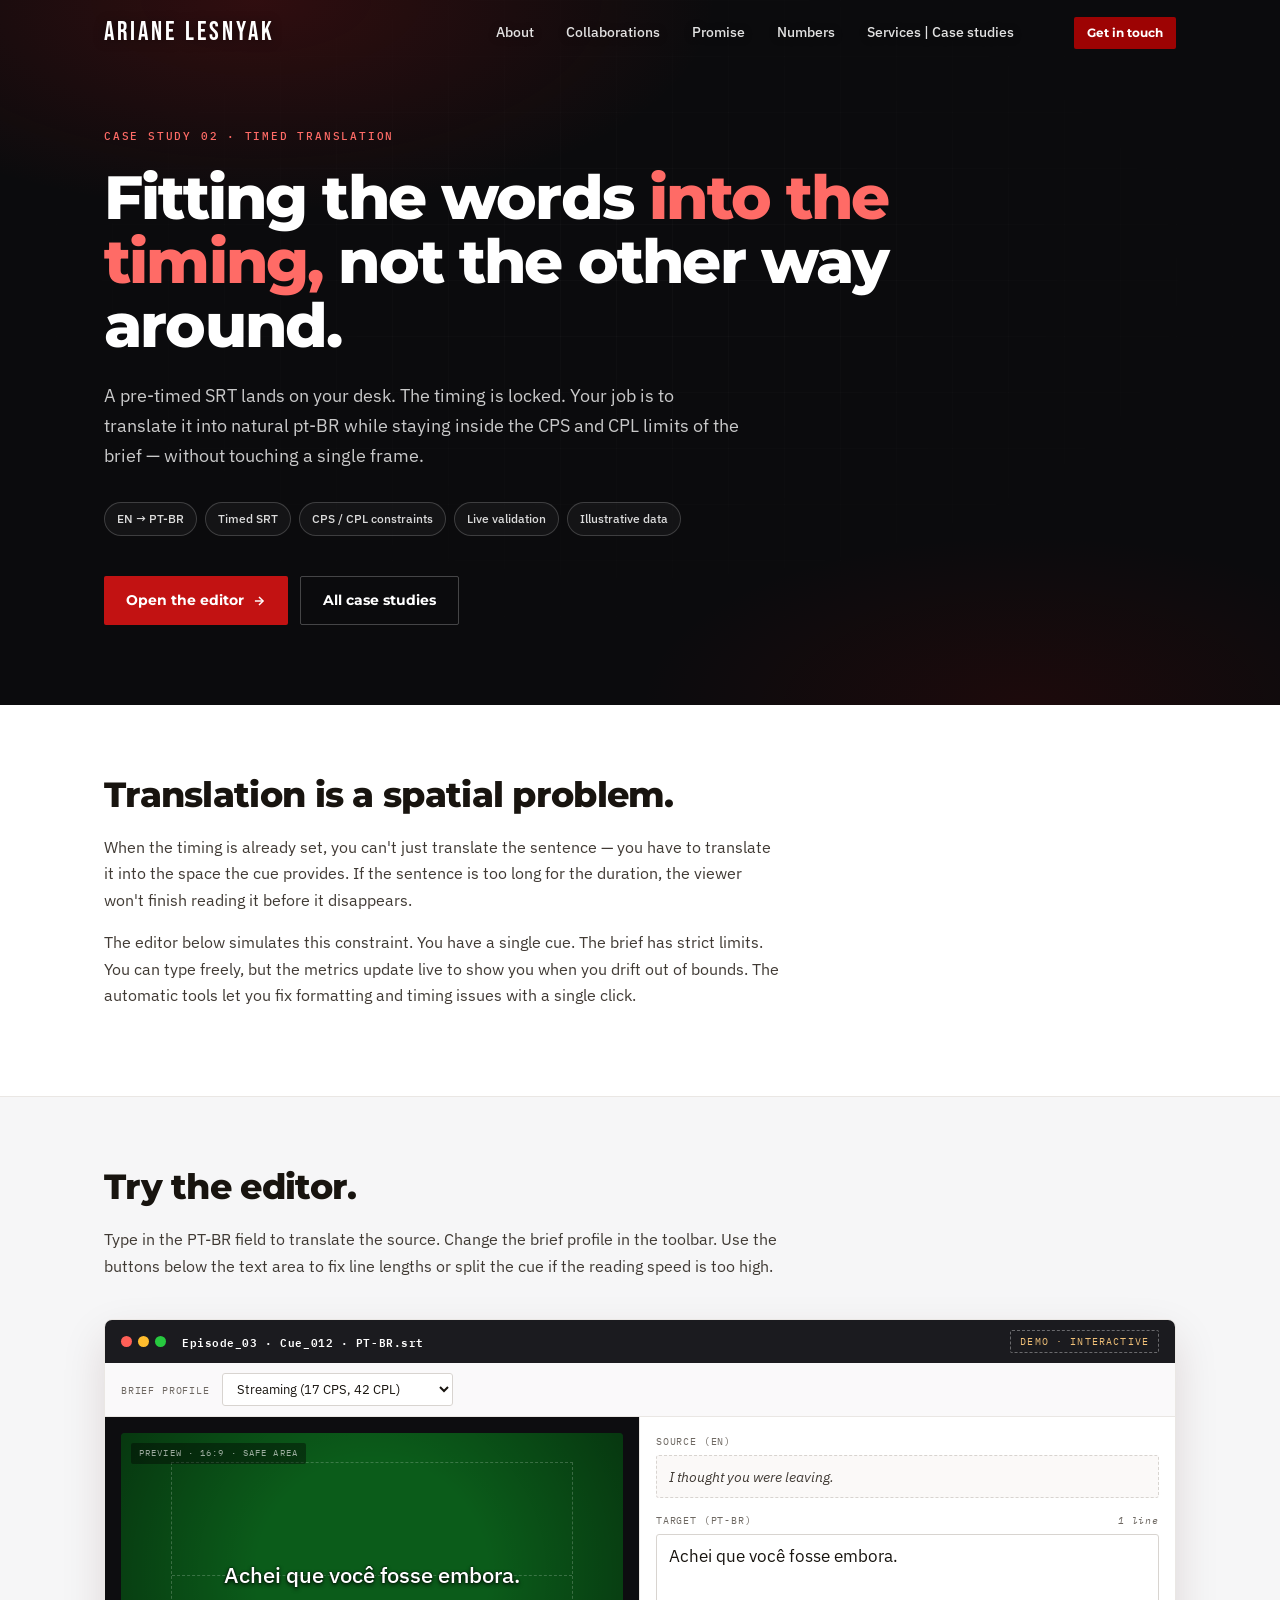
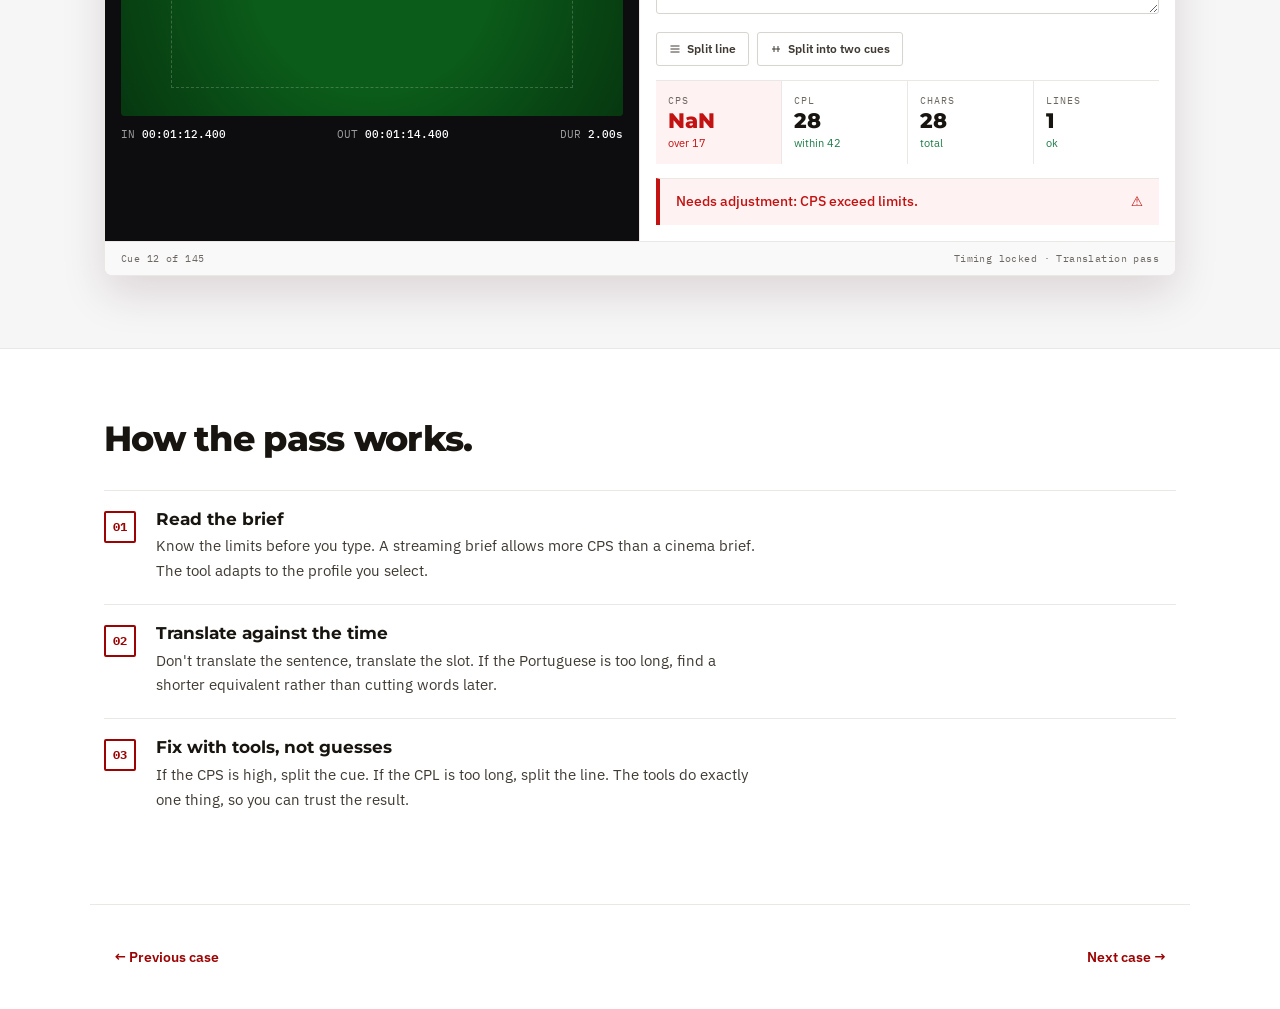
<file: service-translation.html>
<!doctype html>
<html lang="en">
<head>
  <meta charset="utf-8">
  <meta name="viewport" content="width=device-width, initial-scale=1">
  <title>Case 02 · Timed translation · Ariane Lesnyak</title>
  <meta name="description" content="Interactive timed translation editor: translate a pre-timed SRT, check live CPS/CPL, and use one-click fixes for line breaks and cue splitting.">
  <link rel="preconnect" href="https://fonts.googleapis.com">
  <link rel="preconnect" href="https://fonts.gstatic.com" crossorigin>
  <link href="https://fonts.googleapis.com/css2?family=Bebas+Neue&family=IBM+Plex+Mono:wght@400;500&family=IBM+Plex+Sans:wght@400;500;600&family=Montserrat:wght@600;700;800&display=swap" rel="stylesheet">

<style>
/* ============================================================
   TOKENS (FAS /mtpe style)
   ============================================================ */
:root {
  --red-500: #C21212;
  --red-600: #9D0303;
  --red-700: #7A0202;
  --n-100: #F1EDEB;
  --n-200: #E4DEDB;
  --n-300: #CCC4C0;
  --n-400: #A69C97;
  --n-500: #7B716C;
  --bg: #FFFFFF;
  --surface: #FFFFFF;
  --surface-2: #F6F6F7;
  --ink: #18140F;
  --ink-soft: #403A34;
  --muted: #6E6862;
  --line: #EAE7E4;
  --line-strong: #D8D4D0;
  --brand: #9D0303;
  --brand-ink: #7A0202;
  --brand-tint: #FBEBEB;
  --signal: #C21212;
  --on-dark: #D81919;
  --dark: #0c0c0e;
  --dark-2: #0b0b0d;
  --on-dark-text: #FF6B66;
  --ok: #1f7a4a;
  --ok-bg: #f0fdf4;
  --bad: #C21212;
  --bad-bg: #fef2f2;

  --display: "Montserrat", "Segoe UI", system-ui, sans-serif;
  --body: "IBM Plex Sans", "Segoe UI", system-ui, sans-serif;
  --mono: "IBM Plex Mono", ui-monospace, Menlo, monospace;
  --logo: "Bebas Neue", "Montserrat", sans-serif;

  --maxw: 1120px;
  --ease: cubic-bezier(.4,0,.2,1);
  --shadow-md: 0 6px 18px rgba(61,0,0,.08);
  --shadow-lg: 0 18px 44px rgba(61,0,0,.13);
}

* { box-sizing: border-box; margin: 0; padding: 0; }
html { scroll-behavior: smooth; scroll-padding-top: 84px; }
body {
  background: var(--bg); color: var(--ink-soft);
  font-family: var(--body); font-size: 16px; line-height: 1.6;
  -webkit-font-smoothing: antialiased; overflow-x: hidden;
}
h1, h2, h3, h4 { font-family: var(--display); color: var(--ink); margin: 0; line-height: 1.05; }
a { color: inherit; text-decoration: none; }
img, svg { display: block; max-width: 100%; }
button { font: inherit; cursor: pointer; background: none; border: none; color: inherit; }
ul, ol { list-style: none; }
:focus-visible { outline: 2px solid var(--brand); outline-offset: 3px; }
.wrap { max-width: var(--maxw); margin-inline: auto; padding-inline: 24px; }

/* ============================================================
   HEADER & HERO
   ============================================================ */
.site-header {
  position: fixed; top: 0; left: 0; right: 0; z-index: 100;
  background: transparent; border-bottom: 1px solid transparent;
  transition: background .25s ease, border-color .25s ease, box-shadow .25s ease;
}
.site-header.scrolled {
  background: rgba(255,255,255,0.92); border-bottom-color: var(--line);
  box-shadow: 0 2px 10px rgba(0,0,0,.06);
}
@supports (backdrop-filter: blur(1px)) or (-webkit-backdrop-filter: blur(1px)) {
  .site-header.scrolled { background: rgba(255,255,255,0.82); -webkit-backdrop-filter: blur(12px); backdrop-filter: blur(12px); }
}
.site-header .nav-row {
  display: flex; align-items: center; justify-content: space-between;
  height: 66px; gap: 24px; max-width: var(--maxw); margin-inline: auto; padding-inline: 24px;
}
.brand {
  font-family: var(--logo); font-size: 1.6rem; letter-spacing: 0.12em; text-transform: uppercase;
  color: #fff; text-shadow: 0 1px 12px rgba(0,0,0,0.45); transition: color .25s ease, text-shadow .25s ease;
}
.site-header.scrolled .brand { color: #9d1402; text-shadow: none; }
.nav-links { display: flex; align-items: center; gap: 24px; font-size: 0.85rem; font-weight: 500; margin-left: auto; margin-right: 32px; }
.nav-links a { color: rgba(255,255,255,0.88); text-shadow: 0 1px 8px rgba(0,0,0,0.4); padding: 6px 4px; position: relative; transition: color .15s ease; }
.nav-links a::after { content: ''; position: absolute; left: 4px; right: 4px; bottom: 0; height: 1.5px; background: currentColor; transform: scaleX(0); transform-origin: left; transition: transform .25s ease; }
.nav-links a:hover::after { transform: scaleX(1); }
.site-header.scrolled .nav-links a { color: var(--muted); text-shadow: none; }
.site-header.scrolled .nav-links a:hover { color: var(--ink); }
.nav-actions { display: flex; align-items: center; gap: 12px; }
.btn-nav { display: inline-flex; align-items: center; padding: 6px 13px; border-radius: 2px; background: var(--brand); color: #fff; font-family: var(--display); font-weight: 700; font-size: 0.78rem; transition: background .15s ease; }
.btn-nav:hover { background: var(--signal); }

.hero-dark { position: relative; overflow: hidden; background: var(--dark-2); color: #fff; padding-block: 8rem 5rem; }
.hero-dark::before { content: ''; position: absolute; inset: 0; background: radial-gradient(ellipse 60% 50% at 20% 0%, rgba(216,25,25,0.18), transparent 60%), radial-gradient(ellipse 50% 40% at 80% 100%, rgba(157,3,3,0.12), transparent 60%); pointer-events: none; }
.hero-dark::after { content: ''; position: absolute; inset: 0; background-image: linear-gradient(rgba(255,255,255,.025) 1px, transparent 1px), linear-gradient(90deg, rgba(255,255,255,.025) 1px, transparent 1px); background-size: 56px 56px; mask-image: radial-gradient(70% 70% at 50% 40%, #000, transparent 80%); -webkit-mask-image: radial-gradient(70% 70% at 50% 40%, #000, transparent 80%); pointer-events: none; }
.hero-dark .wrap { position: relative; z-index: 2; }
.hero-eyebrow { font-family: var(--mono); font-size: 0.7rem; letter-spacing: 0.16em; text-transform: uppercase; color: var(--on-dark-text); margin-bottom: 1.25rem; font-weight: 500; }
.hero-dark h1 { color: #fff; font-weight: 800; font-size: clamp(2.2rem, 5vw, 3.8rem); letter-spacing: -0.03em; line-height: 1.05; max-width: 22ch; }
.hero-dark h1 .accent { color: var(--on-dark-text); }
.hero-dark .sub { margin-top: 1.5rem; font-size: 1.12rem; color: rgba(255,255,255,0.78); max-width: 58ch; line-height: 1.65; }
.hero-meta { display: flex; flex-wrap: wrap; gap: 8px; margin-top: 2rem; }
.hero-meta span { padding: 6px 12px; border: 1px solid rgba(255,255,255,0.18); border-radius: 999px; font-size: 0.78rem; font-weight: 500; color: rgba(255,255,255,0.85); background: rgba(255,255,255,0.04); }
.hero-actions { display: flex; gap: 12px; margin-top: 2.5rem; flex-wrap: wrap; }
.btn-hero { display: inline-flex; align-items: center; gap: 8px; padding: 12px 22px; border-radius: 2px; background: var(--signal); color: #fff; font-family: var(--display); font-weight: 700; font-size: 0.9rem; transition: background .2s ease; }
.btn-hero:hover { background: var(--on-dark); }
.btn-hero-ghost { display: inline-flex; align-items: center; gap: 8px; padding: 12px 22px; border-radius: 2px; border: 1px solid rgba(255,255,255,0.24); color: #fff; font-family: var(--display); font-weight: 700; font-size: 0.9rem; transition: border-color .2s ease, background .2s ease; }
.btn-hero-ghost:hover { border-color: rgba(255,255,255,0.6); background: rgba(255,255,255,0.06); }

/* ============================================================
   SEÇÕES
   ============================================================ */
.section { padding-block: 4.5rem; }
.section.alt { background: var(--surface-2); border-top: 1px solid var(--line); border-bottom: 1px solid var(--line); }
.section h2 { font-weight: 800; font-size: clamp(1.6rem, 3vw, 2.2rem); letter-spacing: -0.02em; margin-bottom: 1.25rem; }
.section p { color: var(--ink-soft); max-width: 68ch; margin-bottom: 1rem; line-height: 1.65; }

/* ============================================================
   WORKSPACE (CASE 2 SPECIFIC)
   ============================================================ */
.workspace { margin-top: 2.5rem; background: #fff; border: 1px solid var(--line); border-radius: 8px; overflow: hidden; box-shadow: var(--shadow-lg); }
.ws-titlebar { display: flex; align-items: center; gap: 12px; padding: 10px 16px; background: #1b1b1f; color: rgba(255,255,255,.75); font-family: var(--mono); font-size: 0.7rem; letter-spacing: 0.05em; }
.ws-dots { display: flex; gap: 6px; }
.ws-dots span { width: 11px; height: 11px; border-radius: 50%; background: rgba(255,255,255,.22); }
.ws-dots span:nth-child(1) { background: #ff5f57; }
.ws-dots span:nth-child(2) { background: #ffbd2e; }
.ws-dots span:nth-child(3) { background: #27c93f; }
.ws-filename { color: #fff; font-weight: 600; margin-left: 4px; }
.ws-badge { margin-left: auto; font-size: 0.6rem; letter-spacing: 0.12em; text-transform: uppercase; padding: 3px 9px; border: 1px dashed rgba(255,255,255,.35); border-radius: 2px; color: #f0c078; }

.ws-toolbar { display: flex; flex-wrap: wrap; align-items: center; gap: 12px; padding: 10px 16px; border-bottom: 1px solid var(--line); background: #faf9fa; }
.ws-toolbar label { font-family: var(--mono); font-size: 0.65rem; letter-spacing: 0.08em; text-transform: uppercase; color: var(--muted); }
.ws-toolbar select { font-family: var(--body); font-size: 0.82rem; padding: 6px 10px; border: 1px solid var(--line-strong); border-radius: 3px; background: #fff; color: var(--ink); }

/* Layout: Video (left) + Editor (right) */
.ws-main { display: grid; grid-template-columns: 1fr 1fr; min-height: 400px; }
.ws-preview { background: #0d0d10; padding: 16px; display: flex; flex-direction: column; border-right: 1px solid var(--line); }
.ws-video { position: relative; aspect-ratio: 16 / 9; border-radius: 4px; overflow: hidden; background: #0b5c1a; display: flex; align-items: center; justify-content: center; }
.ws-video::before { content: ''; position: absolute; inset: 0; background: radial-gradient(circle at 50% 50%, transparent 40%, rgba(0,0,0,.4) 100%); pointer-events: none; }
/* Safe areas (dashed lines) */
.ws-safe-area { position: absolute; top: 10%; bottom: 10%; left: 10%; right: 10%; border: 1px dashed rgba(255,255,255,.2); pointer-events: none; }
.ws-safe-area::before { content: ''; position: absolute; top: 50%; left: 0; right: 0; border-top: 1px dashed rgba(255,255,255,.2); }
.ws-video-label { position: absolute; top: 10px; left: 10px; font-family: var(--mono); font-size: 0.58rem; letter-spacing: 0.12em; text-transform: uppercase; color: rgba(255,255,255,.6); background: rgba(0,0,0,.4); padding: 3px 8px; border-radius: 2px; z-index: 2; }

.ws-subtitle { position: relative; z-index: 2; max-width: 80%; text-align: center; color: #fff; font-family: var(--body); font-size: 1.4rem; font-weight: 500; line-height: 1.3; text-shadow: 0 2px 4px rgba(0,0,0,0.8), 0 0 2px rgba(0,0,0,1); white-space: pre-wrap; }
.ws-subtitle.empty { opacity: 0.3; font-style: italic; font-size: 1rem; }

.ws-video-meta { display: flex; justify-content: space-between; margin-top: 10px; font-family: var(--mono); font-size: 0.7rem; color: rgba(255,255,255,.6); }
.ws-video-meta span strong { color: #fff; font-weight: 500; }

/* Editor Column */
.ws-editor { padding: 16px; display: flex; flex-direction: column; gap: 14px; background: #fff; }
.ws-field { display: flex; flex-direction: column; gap: 5px; }
.ws-field label { font-family: var(--mono); font-size: 0.65rem; letter-spacing: 0.08em; text-transform: uppercase; color: var(--muted); display: flex; justify-content: space-between; align-items: center; }
.ws-source { padding: 9px 12px; border: 1px dashed var(--line-strong); border-radius: 3px; background: #fbf9f8; font-size: 0.9rem; color: var(--ink-soft); font-style: italic; }
.ws-textarea { width: 100%; padding: 9px 12px; border: 1px solid var(--line-strong); border-radius: 3px; font-family: var(--body); font-size: 1.05rem; line-height: 1.45; color: var(--ink); resize: vertical; min-height: 80px; }
.ws-textarea:focus { outline: 2px solid var(--brand); outline-offset: 1px; }

/* Correction Tools */
.ws-tools { display: flex; gap: 8px; flex-wrap: wrap; margin-top: 4px; }
.btn-tool { display: inline-flex; align-items: center; gap: 6px; padding: 6px 12px; border: 1px solid var(--line-strong); border-radius: 3px; font-size: 0.78rem; font-weight: 600; color: var(--ink-soft); background: #fff; transition: all .15s ease; }
.btn-tool:hover:not(:disabled) { border-color: var(--brand); color: var(--brand); background: var(--brand-tint); }
.btn-tool:disabled { opacity: 0.4; cursor: not-allowed; }

/* Metrics Panel */
.ws-validation { display: grid; grid-template-columns: repeat(4, 1fr); gap: 1px; background: var(--line); border-top: 1px solid var(--line); margin-top: auto; }
.ws-metric { background: #fff; padding: 12px; display: flex; flex-direction: column; gap: 2px; transition: background .2s ease; }
.ws-metric[data-state="bad"] { background: var(--bad-bg); }
.ws-metric-label { font-family: var(--mono); font-size: 0.6rem; letter-spacing: 0.1em; text-transform: uppercase; color: var(--muted); }
.ws-metric-value { font-family: var(--display); font-weight: 800; font-size: 1.3rem; color: var(--ink); line-height: 1.1; }
.ws-metric[data-state="bad"] .ws-metric-value { color: var(--bad); }
.ws-metric-state { font-size: 0.68rem; color: var(--muted); }
.ws-metric[data-state="ok"] .ws-metric-state { color: var(--ok); }
.ws-metric[data-state="bad"] .ws-metric-state { color: var(--bad); }

.ws-summary-bar { display: flex; justify-content: space-between; align-items: center; padding: 12px 16px; border-top: 1px solid var(--line); background: #fbfbf8; font-size: 0.85rem; font-weight: 500; transition: color .2s ease, background .2s ease; }
.ws-summary-bar[data-state="ok"] { border-left: 4px solid var(--ok); color: var(--ok); background: var(--ok-bg); }
.ws-summary-bar[data-state="bad"] { border-left: 4px solid var(--bad); color: var(--bad); background: var(--bad-bg); }

.ws-statusbar { display: flex; justify-content: space-between; gap: 16px; flex-wrap: wrap; padding: 8px 16px; border-top: 1px solid var(--line); background: #faf9fa; font-family: var(--mono); font-size: 0.65rem; letter-spacing: 0.04em; color: var(--muted); }

/* ============================================================
   RESPONSIVO
   ============================================================ */
@media (max-width: 900px) {
  .nav-links { display: none; }
  .brand { font-size: 1.3rem; }
  .ws-main { grid-template-columns: 1fr; }
  .ws-preview { border-right: 0; border-bottom: 1px solid var(--line); }
  .ws-validation { grid-template-columns: repeat(2, 1fr); }
}
@media (max-width: 640px) {
  .hero-dark h1 { font-size: 2rem; }
  .ws-toolbar { flex-direction: column; align-items: stretch; }
  .ws-toolbar select { width: 100%; }
}
@media (prefers-reduced-motion: reduce) {
  *, *::before, *::after { animation-duration: .01ms !important; transition-duration: .01ms !important; }
}
</style>
</head>
<body>

<!-- ============ HEADER ============ -->
<header class="site-header">
  <div class="nav-row">
    <a href="index.html" class="brand">ARIANE LESNYAK</a>
    <nav class="nav-links" aria-label="Main">
      <a href="index.html#about">About</a>
      <a href="index.html#collaborations">Collaborations</a>
      <a href="index.html#promise">Promise</a>
      <a href="index.html#numbers">Numbers</a>
      <a href="index.html#services">Services | Case studies</a>
    </nav>
    <div class="nav-actions">
      <a href="mailto:ariane.etimo@gmail.com" class="btn-nav">Get in touch</a>
    </div>
  </div>
</header>

<main>
  <!-- ============ HERO ============ -->
  <section class="hero-dark">
    <div class="wrap">
      <div class="hero-eyebrow">Case study 02 · Timed translation</div>
      <h1>Fitting the words <span class="accent">into the timing,</span> not the other way around.</h1>
      <p class="sub">A pre-timed SRT lands on your desk. The timing is locked. Your job is to translate it into natural pt-BR while staying inside the CPS and CPL limits of the brief — without touching a single frame.</p>
      <div class="hero-meta">
        <span>EN → PT-BR</span>
        <span>Timed SRT</span>
        <span>CPS / CPL constraints</span>
        <span>Live validation</span>
        <span>Illustrative data</span>
      </div>
      <div class="hero-actions">
        <a href="#workspace" class="btn-hero">
          Open the editor
          <svg width="14" height="14" viewBox="0 0 24 24" fill="none" stroke="currentColor" stroke-width="2.5"><path d="M5 12h14"/><path d="m12 5 7 7-7 7"/></svg>
        </a>
        <a href="index.html#services" class="btn-hero-ghost">All case studies</a>
      </div>
    </div>
  </section>

  <!-- ============ INTRO ============ -->
  <section class="section">
    <div class="wrap">
      <h2>Translation is a spatial problem.</h2>
      <p>When the timing is already set, you can't just translate the sentence — you have to translate it into the space the cue provides. If the sentence is too long for the duration, the viewer won't finish reading it before it disappears.</p>
      <p>The editor below simulates this constraint. You have a single cue. The brief has strict limits. You can type freely, but the metrics update live to show you when you drift out of bounds. The automatic tools let you fix formatting and timing issues with a single click.</p>
    </div>
  </section>

  <!-- ============ WORKSPACE INTERATIVO ============ -->
  <section class="section alt" id="workspace">
    <div class="wrap">
      <h2>Try the editor.</h2>
      <p>Type in the PT-BR field to translate the source. Change the brief profile in the toolbar. Use the buttons below the text area to fix line lengths or split the cue if the reading speed is too high.</p>

      <div class="workspace">
        <!-- TITLE BAR -->
        <div class="ws-titlebar">
          <div class="ws-dots"><span></span><span></span><span></span></div>
          <span class="ws-filename">Episode_03 · Cue_012 · PT-BR.srt</span>
          <span class="ws-badge">Demo · interactive</span>
        </div>

        <!-- TOOLBAR -->
        <div class="ws-toolbar">
          <label for="ws-brief">Brief profile</label>
          <select id="ws-brief">
            <option value="broadcast">Broadcast / TV (15 CPS, 37 CPL)</option>
            <option value="streaming" selected>Streaming (17 CPS, 42 CPL)</option>
            <option value="cinema">Cinema (12 CPS, 32 CPL)</option>
            <option value="custom">Custom limits…</option>
          </select>
        </div>

        <!-- MAIN AREA -->
        <div class="ws-main">
          
          <!-- PREVIEW -->
          <div class="ws-preview">
            <div class="ws-video">
              <div class="ws-safe-area"></div>
              <span class="ws-video-label">Preview · 16:9 · Safe area</span>
              <div class="ws-subtitle" id="ws-subtitle">Achei que você fosse embora.</div>
            </div>
            <div class="ws-video-meta">
              <span>IN <strong>00:01:12.400</strong></span>
              <span>OUT <strong id="ws-out-tc">00:01:14.400</strong></span>
              <span>DUR <strong id="ws-dur">2.00s</strong></span>
            </div>
          </div>

          <!-- EDITOR -->
          <div class="ws-editor">
            <div class="ws-field">
              <label>Source (EN)</label>
              <div class="ws-source">I thought you were leaving.</div>
            </div>

            <div class="ws-field">
              <label for="ws-target">Target (PT-BR) <span style="text-transform:none; font-weight:400; font-style:italic;" id="ws-lines-indicator">1 line</span></label>
              <textarea class="ws-textarea" id="ws-target" spellcheck="false">Achei que você fosse embora.</textarea>
            </div>

            <!-- CORRECTION TOOLS (2.2) -->
            <div class="ws-tools">
              <button class="btn-tool" id="btn-split-line" title="Break line at nearest space to center">
                <svg width="12" height="12" viewBox="0 0 24 24" fill="none" stroke="currentColor" stroke-width="2"><path d="M3 12h18M3 6h18M3 18h18"/></svg>
                Split line
              </button>
              <button class="btn-tool" id="btn-split-cues" title="Split into two cues of 50% duration">
                <svg width="12" height="12" viewBox="0 0 24 24" fill="none" stroke="currentColor" stroke-width="2"><path d="M8 6v12M16 6v12M4 12h16"/></svg>
                Split into two cues
              </button>
            </div>

            <!-- VALIDATION METRICS (2.1) -->
            <div class="ws-validation">
              <div class="ws-metric" id="m-cps" data-state="ok">
                <span class="ws-metric-label">CPS</span>
                <span class="ws-metric-value" id="m-cps-val">0.0</span>
                <span class="ws-metric-state" id="m-cps-state">—</span>
              </div>
              <div class="ws-metric" id="m-cpl" data-state="ok">
                <span class="ws-metric-label">CPL</span>
                <span class="ws-metric-value" id="m-cpl-val">0</span>
                <span class="ws-metric-state" id="m-cpl-state">—</span>
              </div>
              <div class="ws-metric" id="m-chars" data-state="ok">
                <span class="ws-metric-label">Chars</span>
                <span class="ws-metric-value" id="m-chars-val">0</span>
                <span class="ws-metric-state" id="m-chars-state">—</span>
              </div>
              <div class="ws-metric" id="m-lines" data-state="ok">
                <span class="ws-metric-label">Lines</span>
                <span class="ws-metric-value" id="m-lines-val">1</span>
                <span class="ws-metric-state" id="m-lines-state">—</span>
              </div>
            </div>

            <div class="ws-summary-bar" id="ws-summary" data-state="ok">
              <span id="ws-summary-text">Ready.</span>
              <span id="ws-summary-icon">✓</span>
            </div>
          </div>
        </div>

        <!-- STATUS BAR -->
        <div class="ws-statusbar">
          <span id="ws-status-left">Cue 12 of 145</span>
          <span id="ws-status-right">Timing locked · Translation pass</span>
        </div>
      </div>
    </div>
  </section>

  <!-- ============ WORKFLOW ============ -->
  <section class="section">
    <div class="wrap">
      <h2>How the pass works.</h2>
      <div class="steps" style="margin-top: 2rem; display: flex; flex-direction: column; gap: 0;">
        <div class="step" style="display: flex; gap: 20px; padding-block: 20px; border-top: 1px solid var(--line);">
          <div class="step-num" style="flex-shrink: 0; width: 32px; height: 32px; border: 2px solid var(--brand); border-radius: 2px; display: grid; place-items: center; font-family: var(--mono); font-size: 0.78rem; font-weight: 700; color: var(--brand);">01</div>
          <div class="step-body">
            <h3 style="font-size: 1.05rem; margin-bottom: 6px;">Read the brief</h3>
            <p style="font-size: 0.94rem; margin: 0;">Know the limits before you type. A streaming brief allows more CPS than a cinema brief. The tool adapts to the profile you select.</p>
          </div>
        </div>
        <div class="step" style="display: flex; gap: 20px; padding-block: 20px; border-top: 1px solid var(--line);">
          <div class="step-num" style="flex-shrink: 0; width: 32px; height: 32px; border: 2px solid var(--brand); border-radius: 2px; display: grid; place-items: center; font-family: var(--mono); font-size: 0.78rem; font-weight: 700; color: var(--brand);">02</div>
          <div class="step-body">
            <h3 style="font-size: 1.05rem; margin-bottom: 6px;">Translate against the time</h3>
            <p style="font-size: 0.94rem; margin: 0;">Don't translate the sentence, translate the slot. If the Portuguese is too long, find a shorter equivalent rather than cutting words later.</p>
          </div>
        </div>
        <div class="step" style="display: flex; gap: 20px; padding-block: 20px; border-top: 1px solid var(--line);">
          <div class="step-num" style="flex-shrink: 0; width: 32px; height: 32px; border: 2px solid var(--brand); border-radius: 2px; display: grid; place-items: center; font-family: var(--mono); font-size: 0.78rem; font-weight: 700; color: var(--brand);">03</div>
          <div class="step-body">
            <h3 style="font-size: 1.05rem; margin-bottom: 6px;">Fix with tools, not guesses</h3>
            <p style="font-size: 0.94rem; margin: 0;">If the CPS is high, split the cue. If the CPL is too long, split the line. The tools do exactly one thing, so you can trust the result.</p>
          </div>
        </div>
      </div>
    </div>
  </section>

  <!-- ============ NAV ============ -->
  <nav class="case-nav" style="display: flex; justify-content: space-between; gap: 16px; padding: 2.5rem 24px; max-width: 1100px; margin-inline: auto; border-top: 1px solid var(--line); flex-wrap: wrap;">
    <a href="service-template.html" style="display: inline-flex; align-items: center; gap: 6px; font-size: 0.9rem; font-weight: 600; color: var(--brand);">← Previous case</a>
    <a href="service-review-mtpe.html" style="display: inline-flex; align-items: center; gap: 6px; font-size: 0.9rem; font-weight: 600; color: var(--brand);">Next case →</a>
  </nav>

</main>

<script>
(function () {
  "use strict";

  const $ = (id) => document.getElementById(id);

  // -- State --
  const state = {
    totalDuration: 2.00, // seconds
    brief: { cps: 17, cpl: 42 },
    isSplit: false // track if cue has been split into two
  };

  // -- DOM Elements --
  const el = {
    brief: $("ws-brief"),
    target: $("ws-target"),
    subtitle: $("ws-subtitle"),
    outTc: $("ws-out-tc"),
    dur: $("ws-dur"),
    linesIndicator: $("ws-lines-indicator"),
    
    // Tools
    btnSplitLine: $("btn-split-line"),
    btnSplitCues: $("btn-split-cues"),
    
    // Metrics
    mCps: $("m-cps"), mCpsVal: $("m-cps-val"), mCpsState: $("m-cps-state"),
    mCpl: $("m-cpl"), mCplVal: $("m-cpl-val"), mCplState: $("m-cpl-state"),
    mChars: $("m-chars"), mCharsVal: $("m-chars-val"), mCharsState: $("m-chars-state"),
    mLines: $("m-lines"), mLinesVal: $("m-lines-val"), mLinesState: $("m-lines-state"),
    
    summary: $("ws-summary"),
    summaryText: $("ws-summary-text"),
    summaryIcon: $("ws-summary-icon")
  };

  // -- Helpers --
  function countVisibleChars(text) {
    // Ignores line breaks and trims, but counts spaces and punctuation
    return text.replace(/\n/g, " ").trim().length;
  }

  function getMaxLineLength(text) {
    return text.split("\n").reduce((max, line) => Math.max(max, line.trim().length), 0);
  }

  function getLineCount(text) {
    if (text.trim() === "") return 0;
    return text.split("\n").length;
  }

  function setState(node, state) {
    node.dataset.state = state;
  }

  function updatePreview() {
    let val = el.target.value;
    if (val.trim() === "") {
      el.subtitle.classList.add("empty");
      el.subtitle.textContent = "[ empty cue ]";
    } else {
      el.subtitle.classList.remove("empty");
      el.subtitle.textContent = val;
    }
    
    const lines = getLineCount(val);
    el.linesIndicator.textContent = lines + (lines === 1 ? " line" : " lines");
  }

  // -- Metrics Engine --
  function computeMetrics() {
    const text = el.target.value;
    const chars = countVisibleChars(text);
    const cpl = getMaxLineLength(text);
    const lines = getLineCount(text);
    
    // CPS calculation: chars per second
    // If split, each cue has 1s duration. So CPS is chars of first line / 1s.
    let durationForCps = state.totalDuration;
    let textForCps = text;
    
    if (state.isSplit) {
      // In a split, the text is divided into two cues. 
      // We assume the split is equal in characters for demo purposes.
      // Actually, a real split divides by timing. If 2s -> 1s each.
      // The text is split in half.
      durationForCps = 1.0;
      // CPS for a split cue evaluates the longest part of the split.
      // To simplify: we just calculate the CPS of the whole text against half the duration.
      // If the text is 34 chars total, and we split into 2s -> 1s each, 
      // each cue has ~17 chars. So CPS = 17 / 1 = 17.
      // If we just evaluate total_chars / 1s, it would be 34 CPS (wrong).
      // The metric should represent the highest CPS of the resulting cues.
      // Let's approximate: chars/2 / 1s = chars/2.
      textForCps = chars / 2;
      durationForCps = 1.0;
    }

    const cps = durationForCps > 0 ? (textForCps / durationForCps) : 0;

    // Update UI
    el.mCpsVal.textContent = cps.toFixed(1);
    el.mCplVal.textContent = cpl;
    el.mCharsVal.textContent = chars;
    el.mLinesVal.textContent = lines;

    // Validation logic
    const cpsOk = cps <= state.brief.cps;
    const cplOk = cpl <= state.brief.cpl;
    const linesOk = lines <= 2;
    
    setState(el.mCps, cpsOk ? "ok" : "bad");
    el.mCpsState.textContent = cpsOk ? "within " + state.brief.cps : "over " + state.brief.cps;
    
    setState(el.mCpl, cplOk ? "ok" : "bad");
    el.mCplState.textContent = cplOk ? "within " + state.brief.cpl : "over " + state.brief.cpl;
    
    setState(el.mChars, "ok"); // Chars don't have a limit on their own
    el.mCharsState.textContent = "total";
    
    setState(el.mLines, linesOk ? "ok" : "bad");
    el.mLinesState.textContent = linesOk ? "ok" : "> 2 lines";

    // Summary Logic
    let hasError = !cpsOk || !cplOk || !linesOk;
    
    if (hasError) {
      el.summary.dataset.state = "bad";
      let issues = [];
      if (!cpsOk) issues.push("CPS");
      if (!cplOk) issues.push("CPL");
      if (!linesOk) issues.push("Lines");
      el.summaryText.textContent = "Needs adjustment: " + issues.join(", ") + " exceed limits.";
      el.summaryIcon.textContent = "⚠";
    } else {
      el.summary.dataset.state = "ok";
      el.summaryText.textContent = state.isSplit ? "Split active. Metrics within limits." : "Cue fits within brief limits.";
      el.summaryIcon.textContent = "✓";
    }

    // Enable/Disable Tools
    // Split line is disabled if there's only 1 line or it's already very short.
    el.btnSplitLine.disabled = lines < 2 && text.length < 20;
    // Split cues is disabled if already split, or if duration is too short to split.
    el.btnSplitCues.disabled = state.isSplit || state.totalDuration < 1.0;
  }

  // -- Event: Input --
  el.target.addEventListener("input", () => {
    // If user types after splitting, we un-split (they are editing manually)
    if (state.isSplit) {
      state.isSplit = false;
      state.totalDuration = 2.00; // reset duration
      el.outTc.textContent = "00:01:14.400";
      el.dur.textContent = "2.00s";
    }
    updatePreview();
    computeMetrics();
  });

  // -- Event: Brief Selector --
  el.brief.addEventListener("change", () => {
    const val = el.brief.value;
    if (val === "broadcast") state.brief = { cps: 15, cpl: 37 };
    else if (val === "streaming") state.brief = { cps: 17, cpl: 42 };
    else if (val === "cinema") state.brief = { cps: 12, cpl: 32 };
    computeMetrics();
  });

  // -- Action: Split Line (CPL fix) --
  el.btnSplitLine.addEventListener("click", () => {
    let text = el.target.value.trim();
    if (text.includes("\n")) {
      // Already split, just join it back if they click again? 
      // No, let's keep it simple: if it has a newline, we fix the break point.
      // For demo, just split at the nearest space to the middle of the *first* line.
      let parts = text.split("\n");
      if (parts.length > 1) {
        text = parts.join(" "); // Flatten
      }
    }

    if (text.length < 10) return;

    // Find the middle space
    const mid = Math.floor(text.length / 2);
    let breakPoint = text.indexOf(" ", mid);
    if (breakPoint === -1) {
      // look backwards
      breakPoint = text.lastIndexOf(" ", mid);
    }
    
    // If no space at all, we can't split nicely.
    if (breakPoint === -1) return;

    const line1 = text.slice(0, breakPoint).trim();
    const line2 = text.slice(breakPoint).trim();
    
    el.target.value = line1 + "\n" + line2;
    updatePreview();
    computeMetrics();
  });

  // -- Action: Split into two cues (CPS fix) --
  el.btnSplitCues.addEventListener("click", () => {
    const text = el.target.value.trim();
    if (text.length < 10) return;

    // Find the middle space to split the text logically
    const mid = Math.floor(text.length / 2);
    let breakPoint = text.indexOf(" ", mid);
    if (breakPoint === -1) breakPoint = text.lastIndexOf(" ", mid);
    if (breakPoint === -1) breakPoint = mid; // fallback

    const text1 = text.slice(0, breakPoint).trim();
    const text2 = text.slice(breakPoint).trim();

    // Visual cue: We simulate the cue being split in the preview.
    // We show the two texts in the subtitle, one after the other, or display the first one.
    // To keep the demo simple, we'll display the first part in the preview, 
    // and treat the whole text as the combined entity for validation.
    
    // Update state
    state.isSplit = true;
    state.totalDuration = 1.00; // Half duration for each
    
    // Update UI
    el.outTc.textContent = "00:01:13.400"; // 1 second earlier
    el.dur.textContent = "1.00s";
    
    // In the textarea, we might want to show how it was split?
    // Actually, the idea is that the cue splits into two cues.
    // The user is editing the *combined* text, and clicking the button splits the timing.
    // We'll just update the preview to show the first cue.
    
    el.subtitle.textContent = text1; // Show first half
    
    // We keep the textarea content as the full text, but metrics evaluate based on the split logic.
    computeMetrics();
  });

  // -- Initialize --
  updatePreview();
  computeMetrics();

})();
</script>
</body>
</html>
</file>
<file: style.css>
/* ============================================================
   TOKENS (FAS DESIGN SYSTEM)
   ============================================================ */
:root {
  --red-500: #C21212;
  --red-600: #9D0303;
  --red-700: #7A0202;
  --n-100: #F1EDEB;
  --n-200: #E4DEDB;
  --n-300: #CCC4C0;
  --n-400: #A69C97;
  --n-500: #7B716C;
  --bg: #FFFFFF;
  --surface: #FFFFFF;
  --surface-2: #F6F6F7;
  --ink: #18140F;
  --ink-soft: #403A34;
  --muted: #6E6862;
  --line: #EAE7E4;
  --line-strong: #D8D4D0;
  --brand: #9D0303;
  --brand-ink: #7A0202;
  --brand-tint: #FBEBEB;
  --on-brand: #FFFFFF;
  --signal: #C21212;
  --on-dark: #D81919;
  --dark: #0c0c0e;
  --dark-2: #0b0b0d;
  --on-dark-text: #FF6B66;
  
  --display: "Montserrat", "Segoe UI", system-ui, sans-serif;
  --body: "IBM Plex Sans", "Segoe UI", system-ui, sans-serif;
  --mono: "IBM Plex Mono", ui-monospace, Menlo, monospace;
  --logo: "Bebas Neue", "Montserrat", sans-serif;
  
  --maxw: 1120px;
  --dur-fast: 150ms;
  --dur-base: 240ms;
  --ease: cubic-bezier(.4,0,.2,1);
  --ease-out: cubic-bezier(.16,1,.3,1);
  --shadow-md: 0 6px 18px rgba(61,0,0,.08);
  --shadow-lg: 0 18px 44px rgba(61,0,0,.13);
}

* { box-sizing: border-box; margin: 0; padding: 0; border: 0 solid var(--line); }
html { scroll-behavior: smooth; scroll-padding-top: 84px; }
body {
  background: var(--bg);
  color: var(--ink-soft);
  font-family: var(--body);
  font-size: 16px;
  line-height: 1.6;
  -webkit-font-smoothing: antialiased;
  overflow-x: hidden;
}
h1, h2, h3, h4 { font-family: var(--display); color: var(--ink); margin: 0; line-height: 1.05; }
a { color: inherit; text-decoration: none; }
img { display: block; max-width: 100%; }
button { font: inherit; cursor: pointer; background: none; }
ul, ol { list-style: none; }
:focus-visible { outline: 2px solid var(--brand); outline-offset: 3px; }

.wrap { max-width: var(--maxw); margin-inline: auto; padding-inline: 24px; }

/* ============================================================
   HEADER
   ============================================================ */
.site-header {
  position: sticky; top: 0; z-index: 40;
  background: transparent;
  transition: background var(--dur-base) var(--ease),
              border-color var(--dur-base) var(--ease),
              box-shadow var(--dur-base) var(--ease);
  border-bottom: 1px solid transparent;
}
.site-header .nav-row {
  display: flex; align-items: center; justify-content: space-between;
  height: 66px; gap: 24px;
}
.site-header.scrolled {
  background: rgba(255,255,255,0.88);
  -webkit-backdrop-filter: blur(12px);
  backdrop-filter: blur(12px);
  border-bottom-color: var(--line);
  box-shadow: 0 2px 10px rgba(0,0,0,.06);
}
.brand {
  font-family: var(--logo);
  font-size: 1.6rem;
  letter-spacing: 0.12em;
  text-transform: uppercase;
  color: #fff;
  text-shadow: 0 1px 12px rgba(0,0,0,0.4);
  transition: color var(--dur-base) var(--ease), text-shadow var(--dur-base) var(--ease);
  white-space: nowrap;
}
.site-header.scrolled .brand {
  color: #9d1402;
  text-shadow: none;
}
.nav-links {
  display: flex; align-items: center; gap: 24px;
  font-size: 0.85rem; font-weight: 500;
  margin-left: auto;
  margin-right: 32px;
}
.nav-links a {
  color: rgba(255,255,255,0.85);
  text-shadow: 0 1px 8px rgba(0,0,0,0.35);
  padding: 6px 4px; position: relative;
  transition: color var(--dur-fast) var(--ease);
}
.nav-links a::after {
  content: ''; position: absolute; left: 4px; right: 4px; bottom: 0;
  height: 1.5px; background: currentColor;
  transform: scaleX(0); transform-origin: left;
  transition: transform var(--dur-base) var(--ease-out);
}
.nav-links a:hover::after { transform: scaleX(1); }
.site-header.scrolled .nav-links a { color: var(--muted); text-shadow: none; }
.site-header.scrolled .nav-links a:hover { color: var(--ink); }

.nav-actions { display: flex; align-items: center; gap: 12px; }
.btn-nav {
  display: inline-flex; align-items: center;
  padding: 5px 12px;
  border-radius: 2px;
  background: var(--brand); color: #fff;
  font-family: var(--display); font-weight: 700; font-size: 0.8rem;
  transition: background var(--dur-fast) var(--ease);
  white-space: nowrap;
}
.btn-nav:hover { background: var(--signal); }

/* ============================================================
   HERO — altura padronizada 95vh, 4 imagens crossfade
   ============================================================ */
.hero {
  position: relative; isolation: isolate; overflow: hidden;
  background: var(--dark-2); color: #fff;
  min-height: 95vh; height: 95vh; max-height: 95vh;
  display: flex; align-items: center;
  margin-top: -66px; padding-top: 66px;
}
.hero-bg { position: absolute; inset: 0; z-index: -2; }
.hero-bg img {
  position: absolute; inset: 0; width: 100%; height: 100%;
  object-fit: cover; opacity: 0; transition: opacity 1s var(--ease);
}
.hero-bg img.active { opacity: 0.85; }
.hero-scrim {
  position: absolute; inset: 0; z-index: -1;
  background: linear-gradient(90deg, rgba(0,0,0,0.7) 0%, rgba(0,0,0,0.2) 60%, transparent 100%);
}
.hero-inner {
  position: relative; width: 100%; max-width: var(--maxw);
  margin-inline: auto; padding: 3rem 24px;
  min-height: 100%;
  display: flex; flex-direction: column; justify-content: center;
}
.hero-slide { display: none; }
.hero-slide.active { display: block; animation: heroRise .55s var(--ease-out) both; }
@keyframes heroRise { from { opacity: 0; transform: translateY(14px); } to { opacity: 1; transform: none; } }

.hero-eyebrow {
  font-family: var(--mono); font-size: 0.7rem; letter-spacing: 0.16em;
  text-transform: uppercase; color: var(--on-dark-text); margin-bottom: 1rem;
}
.hero-slide h1 {
  font-weight: 800; color: #fff;
  font-size: clamp(2rem, 4.5vw, 3.2rem);
  letter-spacing: -0.03em; line-height: 1.1; max-width: 22ch;
  text-shadow: 0 2px 20px rgba(0,0,0,0.5);
}
.hero-slide h1 .accent { color: var(--on-dark-text); }
.hero-slide p {
  margin-top: 1.25rem; max-width: 46ch; font-size: 1rem;
  color: rgba(255,255,255,0.85); text-shadow: 0 1px 10px rgba(0,0,0,0.5);
}
.hero-cta { display: flex; flex-wrap: wrap; gap: 12px; margin-top: 1.75rem; }

.btn-hero-primary {
  display: inline-flex; align-items: center; gap: 10px;
  padding: 12px 20px; border-radius: 2px;
  background: #fff; color: #171312;
  font-family: var(--display); font-weight: 700; font-size: 0.9rem;
  transition: transform var(--dur-fast) var(--ease);
}
.btn-hero-primary:hover { transform: translateY(-1px); }
.btn-hero-primary .sq {
  display: grid; place-items: center;
  width: 28px; height: 28px; border-radius: 2px;
  background: var(--signal); color: #fff;
}
.btn-hero-secondary {
  display: inline-flex; align-items: center;
  padding: 12px 20px; border-radius: 2px;
  border: 1px solid rgba(255,255,255,0.3); background: rgba(255,255,255,0.05);
  color: #fff; font-family: var(--display); font-weight: 700; font-size: 0.9rem;
  transition: background var(--dur-fast) var(--ease);
}
.btn-hero-secondary:hover { background: rgba(255,255,255,0.15); }

.hero-controls {
  display: flex; align-items: center; justify-content: flex-end;
  gap: 24px; margin-top: 2.5rem;
}
.hero-dots { display: flex; gap: 6px; align-items: center; }
.hero-dots button {
  position: relative; height: 4px; width: 16px; border-radius: 2px;
  background: rgba(255,255,255,0.3); overflow: hidden;
  transition: width var(--dur-base) var(--ease-out), background var(--dur-base);
}
.hero-dots button.active { width: 48px; background: rgba(255,255,255,0.1); }
.hero-dots button .fill { position: absolute; inset: 0; width: 0; background: var(--signal); }
.hero-dots button.active .fill { animation: dotFill 5.5s linear forwards; }
.hero-dots button.paused .fill { animation-play-state: paused; }
@keyframes dotFill { from { width: 0; } to { width: 100%; } }

.hero-btns { display: flex; gap: 8px; }
.hero-btn {
  display: grid; place-items: center;
  width: 36px; height: 36px; border-radius: 2px;
  border: 1px solid rgba(255,255,255,0.3); background: rgba(255,255,255,0.05);
  color: #fff; transition: background var(--dur-fast) var(--ease);
}
.hero-btn:hover { background: rgba(255,255,255,0.15); border-color: rgba(255,255,255,0.6); }
.hero-btn svg { width: 16px; height: 16px; }

/* ============================================================
   COLLABORATIONS — logos
   ============================================================ */
.collab-section {
  background: var(--surface-2); border-top: 1px solid var(--line); border-bottom: 1px solid var(--line);
  padding-block: 28px;
}
.collab-label {
  text-align: center; font-family: var(--mono); font-size: 0.68rem;
  letter-spacing: 0.14em; text-transform: uppercase; color: var(--muted); margin-bottom: 20px;
}
.collab-wrap {
  overflow: hidden;
  mask-image: linear-gradient(90deg, transparent, #000 8%, #000 92%, transparent);
  -webkit-mask-image: linear-gradient(90deg, transparent, #000 8%, #000 92%, transparent);
}
.collab-track {
  display: flex; gap: 3rem; width: max-content;
  align-items: center;
  animation: collabScroll 60s linear infinite;
}
.collab-track:hover { animation-play-state: paused; }
.collab-item {
  display: flex; align-items: center; justify-content: center;
  height: 44px;
  flex-shrink: 0;
}
.collab-item img {
  max-height: 100%;
  max-width: 140px;
  width: auto; height: auto;
  filter: grayscale(1) brightness(0.65);
  opacity: 0.65;
  transition: filter .2s ease, opacity .2s ease;
}
.collab-item:hover img { filter: none; opacity: 1; }
@keyframes collabScroll {
  from { transform: translateX(0); }
  to   { transform: translateX(-50%); }
}

/* ============================================================
   PROMISE — 3 colunas + animação strike & type
   ============================================================ */
.promise-section { background: var(--surface-2); padding-block: 4rem; }
.promise-head { max-width: 60rem; }
.promise-title {
  font-family: var(--display); font-weight: 800;
  font-size: clamp(2.2rem, 5vw, 3.4rem); letter-spacing: -0.03em; line-height: 1.04;
}
.promise-title .first { color: #9d1402; }
.promise-sub { margin-top: 1rem; font-size: 1.15rem; color: var(--muted); }
.promise-divider { border-top: 1px solid var(--line); margin: 2rem 0; }
.promise-grid { display: grid; grid-template-columns: repeat(3, 1fr); gap: 2.5rem; }

.promise-card h3 {
  font-family: var(--display); font-weight: 800; font-size: 1.5rem;
  color: var(--ink); padding-bottom: 1rem; border-bottom: 1px solid var(--line);
  position: relative; min-height: 3.5rem;
}
.promise-card h3 .first { color: #9d1402; }
.promise-card h3 .rest {
  display: inline-block;
  transition: opacity .3s ease, color .3s ease;
}
.promise-card h3 .rest.strike {
  text-decoration: line-through;
  text-decoration-color: var(--brand);
  text-decoration-thickness: 2px;
  color: var(--muted);
}
.promise-card h3 .rest.hide { opacity: 0; }

.promise-list { position: relative; margin-top: 1.5rem; padding-left: 0; }
.promise-item { position: relative; display: flex; gap: 1rem; align-items: flex-start; padding-block: 0.9rem; }
.promise-item:not(:last-child)::after {
  content: '';
  position: absolute;
  left: 13px; top: 34px; bottom: -10px;
  width: 1px;
  background: rgba(157, 20, 2, 0.3);
}
.promise-square {
  position: relative; z-index: 1; flex-shrink: 0;
  display: grid; place-items: center;
  width: 27px; height: 27px;
  border: 2px solid #9d1402; background: var(--surface-2);
  font-family: var(--mono); font-size: 0.72rem; font-weight: 700; color: #9d1402;
}
.promise-text { font-size: 0.92rem; line-height: 1.55; color: var(--ink-soft); padding-top: 0.15rem; }

/* ============================================================
   NUMBERS — padrão FAS (grid 2 colunas, cards internos)
   ============================================================ */
.numbers-section { background: #fff; padding-block: 80px; }
.numbers-wrap {
  max-width: 1200px; margin-inline: auto; padding-inline: 24px;
  display: grid; grid-template-columns: 1fr 1fr;
  gap: 24px;
  align-items: stretch;
}
.numbers-left {
  background: #0c0c0e; padding: 32px; border-radius: 4px; color: #fff;
  display: flex; flex-direction: column; justify-content: space-between;
  gap: 24px; min-height: 340px;
}
.metric-large { display: flex; flex-direction: column; }
.metric-large .metric-val { font-family: var(--display); font-size: 3.2rem; font-weight: 800; color: var(--on-dark); line-height: 1; }
.metric-large .metric-name { font-size: 1.1rem; color: #fff; margin-top: 6px; }
.metric-small { border-top: 1px solid rgba(255,255,255,0.15); padding-top: 16px; }
.metric-small .metric-val { font-size: 1.8rem; font-weight: 700; color: #fff; line-height: 1; }
.metric-small .metric-name { font-size: 0.85rem; color: rgba(255,255,255,0.65); margin-top: 4px; }

.numbers-right { display: flex; flex-direction: column; gap: 16px; min-height: 340px; }
.numbers-img {
  width: 100%; flex: 1; min-height: 0; object-fit: cover; border-radius: 4px;
}
.numbers-boxes { display: grid; grid-template-columns: 1fr 1fr; gap: 16px; }
.num-box {
  border: 1px solid var(--line); padding: 20px; border-radius: 4px;
  display: flex; flex-direction: column; justify-content: center;
  background: #fff; min-height: 110px;
}
.num-box .metric-val { font-family: var(--display); font-size: 2.2rem; font-weight: 800; color: #9d1402; line-height: 1; }
.num-box .metric-name { font-size: 0.82rem; color: var(--muted); margin-top: 6px; }

.nda-note {
  grid-column: 1 / -1;
  display: flex; align-items: center; justify-content: center; gap: 10px;
  font-size: 0.85rem; color: var(--muted); text-align: center;
  padding-top: 16px; margin-top: 8px;
}
.nda-note svg { width: 16px; height: 16px; color: #9d1402; flex-shrink: 0; }

/* ============================================================
   SERVICES
   ============================================================ */
.services-section { background: var(--dark); color: #fff; padding-block: 5rem; }
.services-grid-outer { display: grid; grid-template-columns: 0.85fr 1.15fr; gap: 4rem; align-items: start; }
.services-copy h2 { color: #fff; font-family: var(--display); font-weight: 800; font-size: clamp(2rem, 4vw, 3rem); letter-spacing: -0.03em; line-height: 1.05; }
.services-copy h2 .red { color: var(--on-dark); }
.services-copy p { margin-top: 1.25rem; max-width: 42ch; font-size: 1rem; color: rgba(255,255,255,0.72); }
.services-actions { display: flex; align-items: center; gap: 10px; margin-top: 2rem; }
.services-info {
  display: inline-flex; align-items: center; padding: 12px 20px;
  border: 1px solid rgba(255,255,255,0.15); border-radius: 2px; background: #1d1d1e;
  font-family: var(--display); font-weight: 600; font-size: 0.85rem; color: rgba(255,255,255,0.85);
}
.services-arrow {
  display: grid; place-items: center; width: 44px; height: 44px; border-radius: 2px;
  background: var(--on-dark); color: #fff; transition: transform var(--dur-fast) var(--ease);
}
.services-arrow:hover { transform: translateX(2px); }
.services-arrow svg { width: 20px; height: 20px; }

.services-grid { display: grid; grid-template-columns: 1fr 1fr; gap: 14px; }
.service-card {
  display: flex; flex-direction: column; padding: 1.25rem;
  border: 1px solid rgba(255,255,255,0.1); border-radius: 4px;
  background: rgba(255,255,255,0.03); transition: all var(--dur-base) var(--ease);
}
.service-card:hover { border-color: rgba(216,25,25,0.55); background: rgba(255,255,255,0.05); }
.service-icon { display: grid; place-items: center; width: 36px; height: 36px; color: var(--on-dark); }
.service-icon svg { width: 22px; height: 22px; }
.service-card h3 { margin-top: 1rem; font-family: var(--display); font-weight: 700; font-size: 1.1rem; color: #fff; line-height: 1.25; }
.service-card p { margin-top: 0.4rem; font-size: 0.85rem; color: rgba(255,255,255,0.55); }
.service-img { margin-top: 1rem; padding: 0.5rem; border-radius: 2px; background: #1a1a1c; }
.service-img img { width: 100%; aspect-ratio: 16 / 10; object-fit: cover; border-radius: 2px; transition: transform var(--dur-slow) var(--ease-out); }
.service-card:hover .service-img img { transform: scale(1.05); }

/* ============================================================
   ABOUT
   ============================================================ */
.person-section { background: var(--surface-2); padding-block: 5rem; }
.person-grid { display: grid; grid-template-columns: 1fr 1.4fr; gap: 3rem; align-items: center; }
.person-img { aspect-ratio: 4 / 3; border-radius: 4px; overflow: hidden; }
.person-img img { width: 100%; height: 100%; object-fit: cover; }
.person-placeholder {
  width: 100%; height: 100%;
  background: #e8e3df;
  display: flex; flex-direction: column;
  align-items: center; justify-content: center;
  gap: 4px;
  color: var(--muted);
  font-family: var(--mono);
  border: 1px dashed var(--line-strong);
  border-radius: 4px;
}
.person-placeholder span {
  font-size: 0.8rem;
  letter-spacing: 0.1em;
  text-transform: uppercase;
}
.person-placeholder small {
  font-size: 0.7rem;
  opacity: 0.7;
}
.person-role {
  margin-top: 0.25rem;
  color: #9d1402;
  font-weight: 600;
  font-size: 0.95rem;
}
.person-bio {
  margin-top: 1.5rem;
  color: var(--ink-soft);
  max-width: 52ch;
}
.person-info dl {
  display: grid; grid-template-columns: 1fr 1fr; gap: 1rem;
  margin-top: 2rem; padding-top: 1.5rem; border-top: 1px solid var(--line);
}
.person-info dt {
  font-family: var(--mono); font-size: 0.72rem;
  text-transform: uppercase; color: var(--muted);
}
.person-info dd { margin-top: 0.25rem; font-weight: 600; color: var(--ink); }

/* ============================================================
   CTA FINAL
   ============================================================ */
.cta-section {
  position: relative; background: #0b0b0d; padding-block: 120px;
  text-align: center; overflow: hidden; color: #fff;
}
.cta-bg {
  position: absolute; inset: 0;
  background: radial-gradient(55% 55% at 50% 42%, rgba(216,25,25,0.28), transparent 70%);
}
.cta-grid-bg {
  position: absolute; inset: 0; opacity: 0.05;
  background-image:
    linear-gradient(rgba(255,255,255,.7) 1px, transparent 1px),
    linear-gradient(90deg, rgba(255,255,255,.7) 1px, transparent 1px);
  background-size: 56px 56px;
  mask-image: radial-gradient(70% 70% at 50% 50%, #000, transparent 78%);
  -webkit-mask-image: radial-gradient(70% 70% at 50% 50%, #000, transparent 78%);
}
.cta-content { position: relative; z-index: 2; }
.cta-title {
  font-family: var(--display); font-size: clamp(4rem, 10vw, 7rem); font-weight: 800;
  text-transform: uppercase; line-height: 0.92; letter-spacing: -0.03em;
  color: #fff;
}
.cta-links { display: flex; justify-content: center; gap: 12px; margin-top: 40px; flex-wrap: wrap; }
.btn-cta-outline {
  display: inline-flex; padding: 12px 28px;
  border: 1px solid rgba(255,255,255,0.25); border-radius: 2px;
  font-family: var(--display); font-weight: 600; font-size: 0.95rem;
  transition: all 0.2s;
}
.btn-cta-outline:hover { border-color: rgba(255,255,255,0.5); background: rgba(255,255,255,0.05); }
.cta-footer {
  margin-top: 60px; font-family: var(--mono); font-size: 0.7rem;
  letter-spacing: 0.22em; text-transform: uppercase; color: rgba(255,255,255,0.6);
}

/* ============================================================
   FOOTER
   ============================================================ */
.site-footer { border-top: 2px solid var(--ink); background: #fff; padding-block: 48px 24px; }
.footer-inner {
  display: flex;
  justify-content: center;
  align-items: flex-start;
  gap: 80px;
  max-width: 720px;
  margin-inline: auto;
  padding-inline: 24px;
}
.footer-logo {
  font-family: var(--logo);
  font-size: 1.5rem;
  letter-spacing: 0.12em;
  color: #9d1402;
}
.footer-email {
  display: block; margin-top: 16px;
  font-family: var(--display);
  font-size: clamp(1.2rem, 3vw, 1.8rem); font-weight: 700;
  color: var(--ink);
  text-decoration: underline; text-underline-offset: 6px;
  text-decoration-color: var(--line-strong);
}
.footer-links { margin-top: 16px; font-size: 0.9rem; color: var(--ink-soft); }
.footer-nav-col h4 {
  font-family: var(--display); font-weight: 700; font-size: 1rem;
  margin-bottom: 16px;
}
.footer-nav-col ul li { margin-bottom: 10px; }
.footer-nav-col ul li a {
  font-size: 0.9rem; color: var(--ink-soft);
  transition: color 0.2s;
}
.footer-nav-col ul li a:hover { color: var(--brand); }
.footer-bottom {
  display: flex; flex-direction: column; align-items: center; gap: 6px;
  border-top: 1px solid var(--line);
  margin: 48px auto 0;
  padding-top: 24px;
  font-size: 0.8rem; color: var(--muted);
  text-align: center;
  max-width: 720px;
  padding-inline: 24px;
}

/* ============================================================
   RESPONSIVO
   ============================================================ */
@media (max-width: 1024px) {
  .services-grid-outer { grid-template-columns: 1fr; }
  .person-grid { grid-template-columns: 1fr; }
  .numbers-wrap { gap: 20px; }
  .footer-inner { gap: 48px; }
}
@media (max-width: 900px) {
  .nav-links { display: none; }
  .brand { font-size: 1.3rem; }
  .promise-grid { grid-template-columns: 1fr; }
  .services-grid { grid-template-columns: 1fr; }
  .numbers-wrap { grid-template-columns: 1fr; }
  .numbers-left { min-height: auto; }
  .numbers-right { min-height: auto; }
  .numbers-img { min-height: 200px; }
  .collab-track { gap: 2rem; animation-duration: 45s; }
  .footer-inner { flex-direction: column; align-items: center; text-align: center; gap: 32px; }
  .footer-nav-col ul li { margin-bottom: 8px; }
}
@media (max-width: 640px) {
  .hero-slide h1 { font-size: 1.8rem; }
  .hero-controls { flex-direction: column; align-items: flex-start; gap: 16px; }
  .numbers-wrap { padding-inline: 16px; }
  .num-box { padding: 16px; min-height: 90px; }
  .num-box .metric-val { font-size: 1.8rem; }
  .footer-bottom { font-size: 0.75rem; }
}

@media (prefers-reduced-motion: reduce) {
  *, *::before, *::after {
    animation-duration: 0.01ms !important;
    animation-iteration-count: 1 !important;
    transition-duration: 0.01ms !important;
  }
  html { scroll-behavior: auto; }
  .collab-track { animation: none; }
  .hero-dots button.active .fill { animation: none; width: 100%; }
}
</file>
